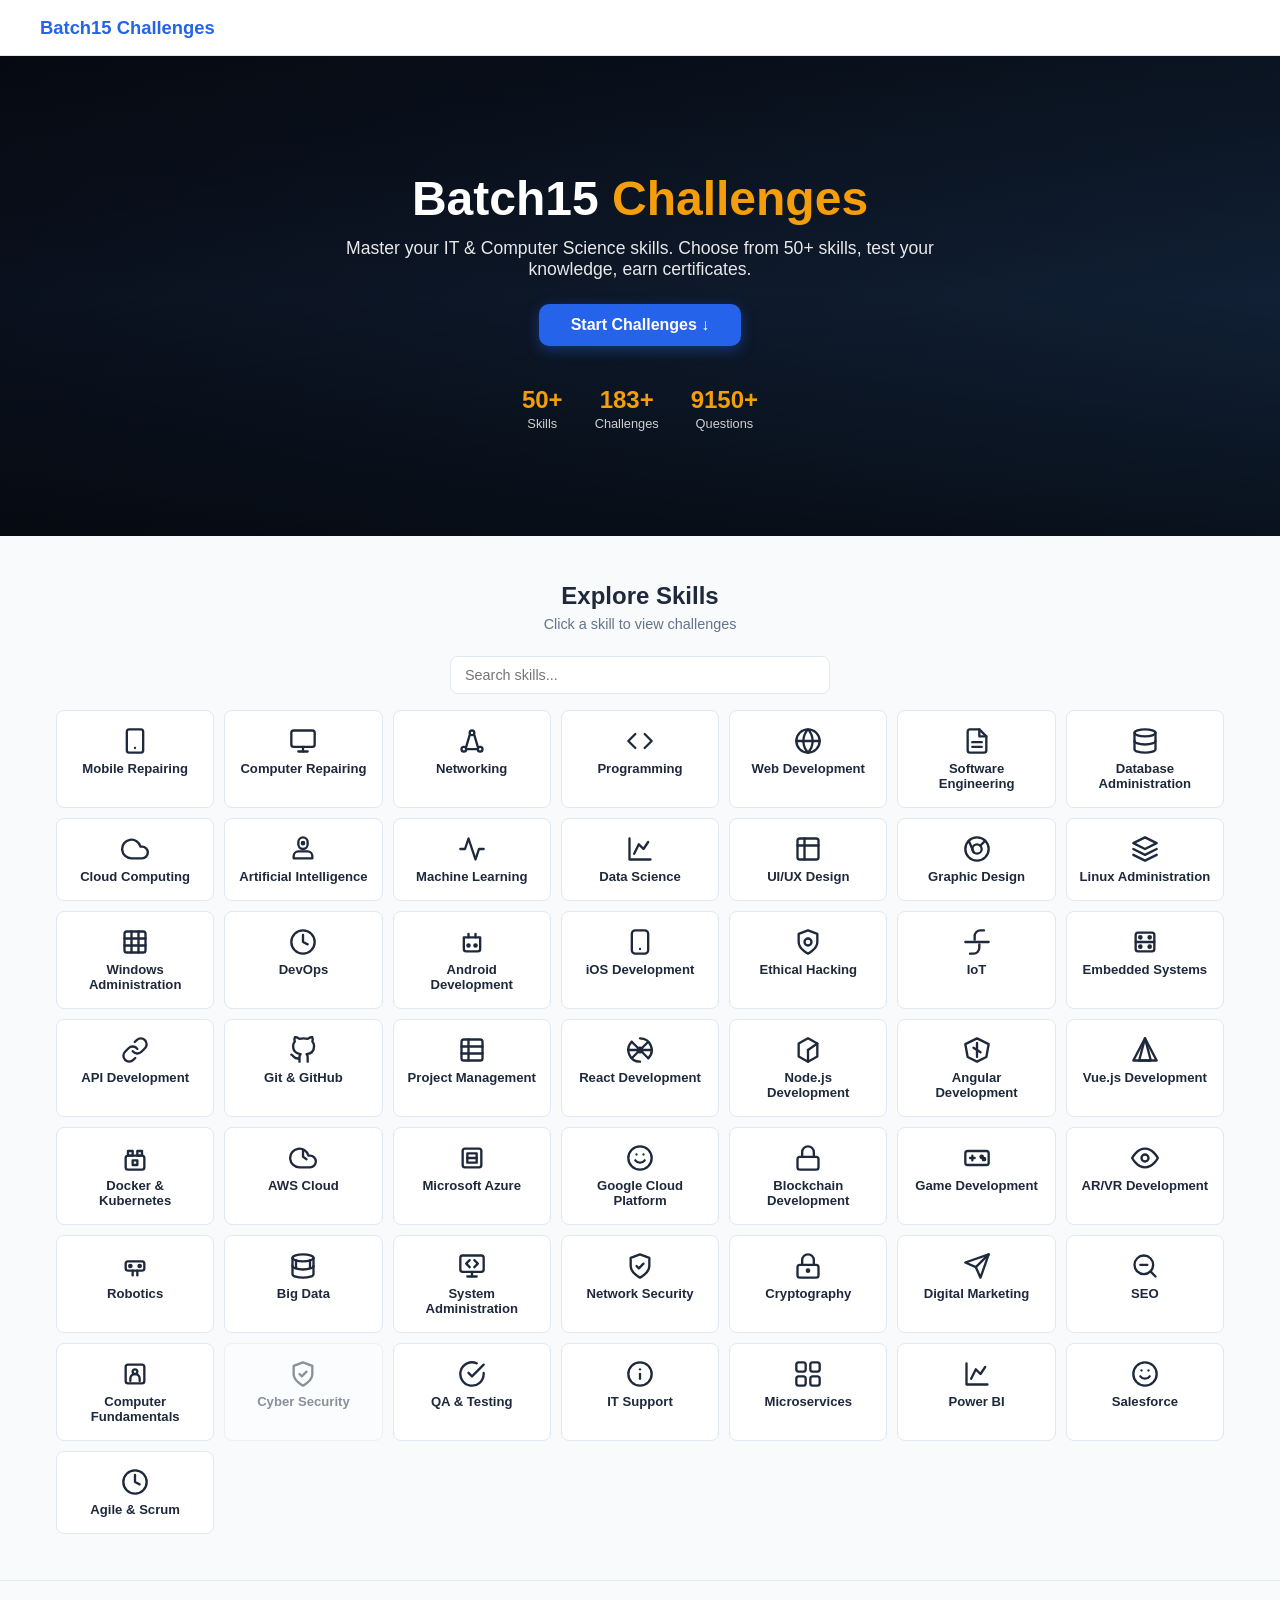
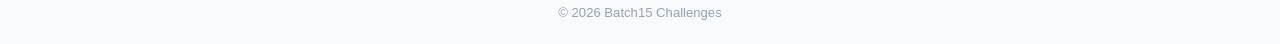
<file: quiz/CS15B_Project/index.html>
<!DOCTYPE html>
<html lang="en">
<head>
<meta charset="UTF-8">
<meta name="viewport" content="width=device-width,initial-scale=1.0">
<title>Batch15 Challenges</title>
<style>
*{margin:0;padding:0;box-sizing:border-box}
body{font-family:Arial,sans-serif;background:#f8fafc;color:#1e293b;min-height:100vh}
a{text-decoration:none;color:#2563eb}

/* Nav */
.navbar{background:#fff;border-bottom:1px solid #e2e8f0;padding:0 16px;position:sticky;top:0;z-index:100;height:56px;display:flex;align-items:center}
.navbar-inner{max-width:1200px;margin:0 auto;width:100%;display:flex;align-items:center;justify-content:space-between}
.navbar-brand{font-size:1.15rem;font-weight:700;color:#2563eb;display:flex;align-items:center;gap:6px}
.navbar-back{font-size:.85rem;color:#64748b;cursor:pointer;border:none;background:#e2e8f0;padding:6px 12px;border-radius:6px;display:flex;align-items:center;gap:4px}
.navbar-back:hover{background:#cbd5e1}

/* Hero - Background Slideshow */
.hero{position:relative;overflow:hidden;text-align:center;padding:80px 20px 70px;color:#fff;min-height:480px;display:flex;align-items:center;justify-content:center}
.hero-bg-slides{position:absolute;inset:0;z-index:0}
.hero-bg-slides{position:absolute;inset:0;z-index:0}
.hero-bg-slide{position:absolute;inset:0;background-size:cover;background-position:center;background-blend-mode:overlay;opacity:0;transition:opacity 1.2s ease}
.hero-bg-slide.active{opacity:1}
.hero-bg-slide:nth-child(1){background:linear-gradient(135deg,#0f172a,#1e3a5f),url('https://images.unsplash.com/photo-1517694712202-14dd9538aa97?w=1600&q=80')}
.hero-bg-slide:nth-child(2){background:linear-gradient(135deg,#1a0a2e,#16213e),url('https://images.unsplash.com/photo-1555066931-4365d14bab8c?w=1600&q=80')}
.hero-bg-slide:nth-child(3){background:linear-gradient(135deg,#0b0c10,#1f2833),url('https://images.unsplash.com/photo-1504639725590-34d0984388bd?w=1600&q=80')}
.hero-bg-slide:nth-child(4){background:linear-gradient(135deg,#1a1a2e,#16213e),url('https://images.unsplash.com/photo-1518770660439-4636190af475?w=1600&q=80')}
.hero-overlay{position:absolute;inset:0;background:linear-gradient(to bottom,rgba(0,0,0,.6),rgba(0,0,0,.4) 50%,rgba(0,0,0,.7));z-index:1}
.hero-content{position:relative;z-index:2;max-width:800px}
.hero h1{font-size:clamp(1.8rem,5vw,3rem);font-weight:800;margin-bottom:12px}
.hero h1 span{color:#f59e0b}
.hero p{font-size:clamp(.9rem,2vw,1.1rem);margin-bottom:24px;max-width:650px;margin-left:auto;margin-right:auto;opacity:.9}
.hero-btn{display:inline-flex;align-items:center;gap:8px;padding:12px 32px;background:#2563eb;color:#fff;border:none;border-radius:10px;font-size:1rem;font-weight:600;cursor:pointer;box-shadow:0 4px 14px rgba(37,99,235,.4)}
.hero-btn:hover{background:#1d4ed8}
.hero-stats{display:flex;justify-content:center;gap:32px;margin-top:40px;flex-wrap:wrap;opacity:0;transform:translateY(30px);animation:heroFadeIn .8s .5s forwards}
.hero-stat{text-align:center}
.hero-stat-num{font-size:1.5rem;font-weight:700;color:#f59e0b}
.hero-stat-label{font-size:.8rem;opacity:.8;margin-top:2px}
@keyframes heroFadeIn{to{opacity:1;transform:translateY(0)}}

/* Scroll Reveal */
.reveal{opacity:0;transform:translateY(30px);transition:opacity .6s ease,transform .6s ease}
.reveal.visible{opacity:1;transform:translateY(0)}

/* Container */
.container{max-width:1200px;margin:0 auto;padding:16px}

/* Section */
.section{padding:30px 0}
.section-header{text-align:center;margin-bottom:24px}
.section-header h2{font-size:1.5rem;margin-bottom:6px}
.section-header p{color:#64748b;font-size:.9rem}

/* Skills Grid */
.skills-grid{display:grid;grid-template-columns:repeat(auto-fill,minmax(150px,1fr));gap:10px}
.skill-card{background:#fff;border:1px solid #e2e8f0;border-radius:8px;padding:16px 12px;text-align:center;cursor:pointer;transition:.2s}
.skill-card:hover{border-color:#2563eb;box-shadow:0 2px 8px rgba(0,0,0,.1);transform:translateY(-2px)}
.skill-card-icon{font-size:1.8rem;margin-bottom:6px;display:flex;align-items:center;justify-content:center}
.skill-card-icon svg{width:28px;height:28px}
.challenge-header .badge svg{width:18px;height:18px;vertical-align:middle}
#pregameIcon svg{width:48px;height:48px}
.skill-card-name{font-size:.82rem;font-weight:600;color:#1e293b}
.skill-card.locked{opacity:.5;cursor:not-allowed}
.skill-card.locked:hover{transform:none;border-color:#e2e8f0}

/* Search */
.search-input{width:100%;max-width:380px;padding:10px 14px;border:1px solid #e2e8f0;border-radius:8px;font-size:.9rem;margin:0 auto 16px;display:block;outline:none}
.search-input:focus{border-color:#2563eb}

/* Challenges */
.challenge-header{display:flex;align-items:center;gap:12px;margin-bottom:24px;flex-wrap:wrap}
.challenge-header h2{font-size:1.3rem}
.challenge-header .badge{background:#2563eb;color:#fff;padding:4px 12px;border-radius:20px;font-size:.82rem;display:inline-flex;align-items:center;gap:6px}
.challenges-grid{display:grid;grid-template-columns:repeat(auto-fill,minmax(260px,1fr));gap:16px}
.challenge-card{background:#fff;border:1px solid #e2e8f0;border-radius:10px;padding:20px;cursor:pointer;transition:.2s}
.challenge-card:hover{border-color:#2563eb;box-shadow:0 2px 8px rgba(0,0,0,.1);transform:translateY(-2px)}
.challenge-card .cc-icon{width:32px;height:32px;flex-shrink:0;display:inline-flex;align-items:center;justify-content:center;margin-right:10px;vertical-align:middle}
.challenge-card .cc-icon svg{width:28px;height:28px}
.challenge-card .cc-head{display:flex;align-items:center;margin-bottom:6px}
.challenge-card h3{font-size:1rem;margin:0}
.challenge-card p{font-size:.85rem;color:#64748b;margin-bottom:12px}
.challenge-card .meta{display:flex;gap:12px;font-size:.78rem;color:#64748b;flex-wrap:wrap}
.challenge-card .meta span{display:inline-flex;align-items:center}

/* Timer */
.timer-box{background:#fff;border:1px solid #e2e8f0;border-radius:8px;padding:12px;margin-bottom:16px;text-align:center}
.timer-box .label{font-size:.78rem;color:#64748b}
.timer-box .time{font-size:2rem;font-weight:700;font-variant-numeric:tabular-nums}
.timer-box .time.warn{color:#f59e0b}
.timer-box .time.danger{color:#ef4444;animation:pulse 1s infinite}
@keyframes pulse{50%{opacity:.5}}

/* Progress */
.progress-bar{background:#e2e8f0;border-radius:8px;height:6px;margin-bottom:16px;overflow:hidden}
.progress-fill{height:100%;background:#2563eb;border-radius:8px;transition:width .3s;width:0}

/* Question */
.question-area{padding:16px 0}
.question-box{background:#fff;border:1px solid #e2e8f0;border-radius:10px;padding:24px;margin-bottom:16px}
.q-num{font-size:.82rem;color:#64748b;margin-bottom:8px}
.q-type{display:inline-block;padding:2px 10px;border-radius:12px;font-size:.75rem;font-weight:600;margin-bottom:12px}
.q-type.mcq{background:#dbeafe;color:#1d4ed8}
.q-type.tf{background:#fef3c7;color:#b45309}
.q-text{font-size:1.05rem;font-weight:600;margin-bottom:16px;line-height:1.5}
.options{display:flex;flex-direction:column;gap:8px}
.option{display:flex;align-items:center;gap:10px;padding:12px 16px;border:1px solid #e2e8f0;border-radius:8px;cursor:pointer;font-size:.92rem;transition:.2s}
.option:hover{border-color:#2563eb;background:#f0f5ff}
.option input[type=radio]{width:16px;height:16px;accent-color:#2563eb;cursor:pointer}
.option .letter{width:24px;height:24px;border-radius:50%;background:#e2e8f0;display:flex;align-items:center;justify-content:center;font-size:.78rem;font-weight:600;flex-shrink:0}
.option.selected{border-color:#2563eb;background:#dbeafe}
.option.selected .letter{background:#2563eb;color:#fff}

/* Nav Buttons */
.btn{display:inline-flex;align-items:center;gap:6px;padding:9px 20px;border:none;border-radius:8px;font-size:.88rem;font-weight:500;cursor:pointer;transition:.2s}
.btn-p{background:#2563eb;color:#fff}
.btn-p:hover{background:#1d4ed8}
.btn-s{background:#e2e8f0;color:#1e293b}
.btn-s:hover{background:#cbd5e1}
.btn-g{background:#10b981;color:#fff}
.btn-g:hover{background:#059669}
.btn-r{background:#ef4444;color:#fff}
.btn-r:hover{background:#dc2626}
.btn:disabled{opacity:.5;cursor:not-allowed}

/* Overflow */
.page{display:none}
.page.active{display:block}

/* Modal */
.modal-overlay{position:fixed;top:0;left:0;right:0;bottom:0;background:rgba(0,0,0,.5);z-index:200;display:none;align-items:center;justify-content:center;padding:16px}
.modal-overlay.show{display:flex}
.modal{background:#fff;border-radius:12px;max-width:500px;width:100%;max-height:90vh;overflow-y:auto;box-shadow:0 20px 60px rgba(0,0,0,.3)}
.modal-header{padding:20px 24px 12px;border-bottom:1px solid #e2e8f0;display:flex;align-items:center;justify-content:space-between}
.modal-header h2{font-size:1.2rem}
.modal-close{width:30px;height:30px;border:none;background:#e2e8f0;border-radius:50%;cursor:pointer;font-size:1rem;display:flex;align-items:center;justify-content:center}
.modal-body{padding:20px 24px}
.modal-footer{padding:12px 24px 20px;display:flex;justify-content:flex-end;gap:8px;flex-wrap:wrap}
#certModal .modal{max-width:680px}

/* Results Grid */
.r-grid{display:grid;grid-template-columns:1fr 1fr;gap:10px;margin-bottom:16px}
.r-item{background:#f8fafc;border-radius:8px;padding:14px;text-align:center}
.r-item .val{font-size:1.5rem;font-weight:700}
.r-item .lbl{font-size:.78rem;color:#64748b;margin-top:2px}
.r-item.ok .val{color:#10b981}
.r-item.no .val{color:#ef4444}
.r-item.pct .val{color:#2563eb}
.r-item.grd .val{color:#f59e0b}
.r-status{text-align:center;padding:12px;border-radius:8px;font-weight:600;font-size:1rem}
.r-status.pass{background:#d1fae5;color:#065f46}
.r-status.fail{background:#fee2e2;color:#991b1b}

/* Certificate - Luxury Premium Design */
.cert-area{text-align:center;padding:24px 28px;position:relative;margin:8px auto;max-width:700px;background:#fff;border-radius:4px}
.cert-area-inner{border:3px solid #D4AF37;padding:28px 32px;position:relative;background:#fff}
.cert-area-inner::before{content:'';position:absolute;top:7px;left:7px;right:7px;bottom:7px;border:1px solid #D4AF37;pointer-events:none}
.cert-corner{position:absolute;width:28px;height:28px;border-color:#D4AF37;border-style:solid}
.cert-corner.tl{top:9px;left:9px;border-width:3px 0 0 3px}
.cert-corner.tr{top:9px;right:9px;border-width:3px 3px 0 0}
.cert-corner.bl{bottom:9px;left:9px;border-width:0 0 3px 3px}
.cert-corner.br{bottom:9px;right:9px;border-width:0 3px 3px 0}
.cert-ribbon{background:linear-gradient(135deg,#D4AF37,#e8c84a,#D4AF37);color:#111;padding:5px 22px;display:inline-block;font-weight:700;font-size:.88rem;letter-spacing:3px;margin-bottom:20px;text-transform:uppercase;box-shadow:0 2px 6px rgba(0,0,0,.12)}
.cert-title{font-size:1.5rem;font-weight:900;color:#111;letter-spacing:2px;margin-bottom:2px;font-family:Georgia,'Times New Roman',serif}
.cert-sub{font-size:1rem;color:#D4AF37;font-weight:700;margin-bottom:18px;letter-spacing:1px;font-family:Georgia,'Times New Roman',serif}
.cert-award-badge{font-size:2.6rem;margin-bottom:8px;display:inline-block}
.cert-name{font-size:1.9rem;font-weight:700;color:#111;font-family:Georgia,'Times New Roman',serif;font-style:italic;margin-bottom:8px}
.cert-detail{font-size:.88rem;color:#555;margin-bottom:4px;font-family:Georgia,'Times New Roman',serif}
.cert-detail strong{color:#111}
.cert-bottom{display:flex;justify-content:space-between;align-items:center;margin-top:26px;padding-top:22px;border-top:1px solid #D4AF37;gap:10px;flex-wrap:wrap}
.cert-bottom-item{flex:1;text-align:center;font-size:.8rem;color:#555;min-width:120px}
.cert-bottom-item .label{font-size:.7rem;color:#999;text-transform:uppercase;letter-spacing:1px;margin-bottom:4px}
.cert-bottom-item .value{font-weight:700;color:#111;font-size:.85rem;font-family:Georgia,'Times New Roman',serif}
.cert-bottom-item .sig{font-family:'Brush Script MT','Segoe Script','Comic Sans MS',cursive;font-size:1.5rem;color:#111;font-weight:400}
.cert-watermark{position:absolute;top:50%;left:50%;transform:translate(-50%,-50%);font-size:14rem;color:rgba(212,175,55,.07);pointer-events:none;font-family:Georgia,serif;z-index:0;line-height:1;user-select:none}
.cert-code{text-align:center;margin-top:10px;font-size:.68rem;color:#aaa;letter-spacing:.5px}
.cert-img{width:64px;height:64px;border-radius:50%;object-fit:cover;border:3px solid #D4AF37;margin:0 auto 10px;display:block;position:relative;z-index:1}

/* Form */
.form-group{margin-bottom:14px}
.form-group label{display:block;font-size:.85rem;font-weight:500;margin-bottom:4px}
.form-group input{width:100%;padding:9px 12px;border:1px solid #e2e8f0;border-radius:6px;font-size:.9rem;outline:none}
.form-group input:focus{border-color:#2563eb;box-shadow:0 0 0 2px rgba(37,99,235,.1)}

/* Toast */
.toast-c{position:fixed;top:70px;right:16px;z-index:300;display:flex;flex-direction:column;gap:6px}
.toast{padding:12px 18px;border-radius:8px;color:#fff;font-size:.88rem;font-weight:500;box-shadow:0 4px 12px rgba(0,0,0,.15);max-width:360px;animation:slide .3s}
@keyframes slide{from{transform:translateX(100%);opacity:0}to{transform:translateX(0);opacity:1}}
.toast.warn{background:#f59e0b}
.toast.err{background:#ef4444}
.toast.ok{background:#10b981}
.toast.info{background:#2563eb}

/* Actions row */
.actions{display:flex;justify-content:space-between;gap:10px;flex-wrap:wrap}

/* Footer */
.footer{text-align:center;padding:24px 16px;border-top:1px solid #e2e8f0;color:#94a3b8;font-size:.82rem}

/* Empty state */
.empty{text-align:center;padding:40px 16px}
.empty .icon{font-size:2.5rem;margin-bottom:8px}
.empty h3{font-size:1.1rem;margin-bottom:6px}
.empty p{color:#64748b;font-size:.88rem}

/* Responsive */
@media(max-width:768px){
  .skills-grid{grid-template-columns:repeat(auto-fill,minmax(130px,1fr));gap:8px}
  .challenges-grid{grid-template-columns:1fr}
  .r-grid{grid-template-columns:1fr 1fr}
  .hero{padding:60px 16px 50px;min-height:400px}
  .hero-stats{gap:20px;margin-top:24px}
  .container{padding:12px}
}
@media(max-width:480px){
  .skills-grid{grid-template-columns:repeat(2,1fr);gap:6px}
  .r-grid{grid-template-columns:1fr}
}
</style>
</head>
<body>

<nav class="navbar">
  <div class="navbar-inner">
    <a class="navbar-brand" href="#" onclick="event.preventDefault();renderHome();observeReveal();return false">Batch15 Challenges</a>
    <button class="navbar-back" id="backBtn" style="display:none">&larr; Back</button>
  </div>
</nav>

<!-- HOMEPAGE -->
<div class="page active" id="page-home">
  <section class="hero">
    <div class="hero-bg-slides">
      <div class="hero-bg-slide"></div>
      <div class="hero-bg-slide"></div>
      <div class="hero-bg-slide"></div>
      <div class="hero-bg-slide"></div>
    </div>
    <div class="hero-overlay"></div>
    <div class="hero-content">
      <h1>Batch15 <span>Challenges</span></h1>
      <p>Master your IT &amp; Computer Science skills. Choose from 50+ skills, test your knowledge, earn certificates.</p>
      <button class="hero-btn" id="heroBtn">Start Challenges &darr;</button>
      <div class="hero-stats">
        <div class="hero-stat"><div class="hero-stat-num" id="statSkills">-</div><div class="hero-stat-label">Skills</div></div>
        <div class="hero-stat"><div class="hero-stat-num" id="statChallenges">-</div><div class="hero-stat-label">Challenges</div></div>
        <div class="hero-stat"><div class="hero-stat-num" id="statQuestions">-</div><div class="hero-stat-label">Questions</div></div>
      </div>
    </div>
  </section>
  <div class="container">
    <section class="section reveal">
      <div class="section-header">
        <h2>Explore Skills</h2>
        <p>Click a skill to view challenges</p>
      </div>
      <input class="search-input reveal" id="searchInput" placeholder="Search skills..." autocomplete="off">
      <div class="skills-grid" id="skillsGrid"></div>
    </section>
  </div>
  <footer class="footer">&copy; 2026 Batch15 Challenges</footer>
</div>

<!-- SKILL PAGE (Challenges list) -->
<div class="page" id="page-skill">
  <div class="container">
    <div class="challenge-header" id="skillHeader"></div>
    <p id="skillDesc" style="color:#64748b;margin-bottom:20px"></p>
    <div class="challenges-grid" id="challengesGrid"></div>
  </div>
</div>

<!-- CHALLENGE PAGE (Exam) -->
<div class="page" id="page-challenge">
  <div class="container" style="max-width:800px">
    <!-- PREGAME SCREEN -->
    <div id="pregame" style="text-align:center;padding:40px 20px">
      <div style="margin-bottom:8px" id="pregameIcon"><svg viewBox="0 0 24 24" width="48" height="48" fill="none" stroke="currentColor" stroke-width="1.5" stroke-linecap="round" stroke-linejoin="round"><path d="M6 9H4.5a2.5 2.5 0 0 1 0-5C7 4 6 9 6 9z"/><path d="M18 9h1.5a2.5 2.5 0 0 0 0-5C17 4 18 9 18 9z"/><path d="M4 22h16"/><path d="M10 22V16"/><path d="M14 22V16"/><path d="M12 16v-4"/><path d="M8 12h8"/><path d="M12 12V9"/><path d="M12 9c-1 0-2-.5-2-2V5h4v2c0 1.5-1 2-2 2z"/></svg></div>
      <h2 id="pregameTitle" style="font-size:1.4rem;margin-bottom:6px">Challenge</h2>
      <p id="pregameDesc" style="color:#64748b;margin-bottom:20px;font-size:.9rem"></p>
      <div style="display:flex;justify-content:center;gap:20px;margin-bottom:28px;flex-wrap:wrap">
        <div style="background:#f8fafc;padding:12px 20px;border-radius:8px"><strong style="color:#2563eb;font-size:1.2rem">50</strong><br><span style="font-size:.8rem;color:#64748b">Questions</span></div>
        <div style="background:#f8fafc;padding:12px 20px;border-radius:8px"><strong style="color:#2563eb;font-size:1.2rem">1h 30m</strong><br><span style="font-size:.8rem;color:#64748b">Duration</span></div>
        <div style="background:#f8fafc;padding:12px 20px;border-radius:8px"><strong style="color:#2563eb;font-size:1.2rem">50%</strong><br><span style="font-size:.8rem;color:#64748b">Pass Mark</span></div>
      </div>
      <button class="btn btn-p" id="startBtn" style="padding:14px 48px;font-size:1.05rem">Start Challenge</button>
    </div>
    <!-- EXAM SCREEN -->
    <div id="examArea" style="display:none">
      <div class="timer-box">
        <div class="label">Time Remaining</div>
        <div class="time" id="timerDisplay">01:30:00</div>
      </div>
      <div style="display:flex;justify-content:space-between;font-size:.85rem;color:#64748b;margin-bottom:4px">
        <span id="qCounter">Question 1 of 50</span>
        <span id="answeredCount">0 answered</span>
      </div>
      <div class="progress-bar"><div class="progress-fill" id="progressFill"></div></div>
      <div id="questionArea" class="question-area"></div>
    </div>
  </div>
</div>

<!-- RESULTS MODAL -->
<div class="modal-overlay" id="resultsModal">
  <div class="modal">
    <div class="modal-header">
      <h2>Challenge Results</h2>
      <button class="modal-close" onclick="closeModal('resultsModal')">&times;</button>
    </div>
    <div class="modal-body" id="resultsBody"></div>
    <div class="modal-footer">
      <button class="btn btn-s" onclick="closeModal('resultsModal')">Close</button>
      <button class="btn btn-p" onclick="openCertForm()">Get Certificate</button>
    </div>
  </div>
</div>

<!-- CERTIFICATE MODAL -->
<div class="modal-overlay" id="certModal">
  <div class="modal">
    <div class="modal-header">
      <h2 id="certTitle">Your Certificate</h2>
      <button class="modal-close" onclick="closeModal('certModal')">&times;</button>
    </div>
    <div class="modal-body">
      <div id="certForm">
        <form onsubmit="generateCert(event)">
          <div class="form-group"><label>First Name</label><input id="fName" required placeholder="First name"></div>
          <div class="form-group"><label>Second Name</label><input id="sName" required placeholder="Second name"></div>
          <div class="form-group"><label>Third Name</label><input id="tName" required placeholder="Third name"></div>
          <div class="form-group"><label>Upload Picture</label><input type="file" id="picFile" accept="image/*"></div>
          <button class="btn btn-p" style="width:100%;justify-content:center">Generate Certificate</button>
        </form>
      </div>
      <div id="certDisplay" style="display:none"></div>
    </div>
    <div class="modal-footer" id="certFooter" style="display:none">
      <button class="btn btn-s" onclick="printCert()">Print</button>
      <button class="btn btn-s" onclick="downloadPNG()">Download PNG</button>
      <button class="btn btn-s" onclick="downloadPDF()">Download PDF</button>
      <button class="btn btn-p" onclick="shareCert()">Share</button>
    </div>
  </div>
</div>

<!-- TOAST -->
<div class="toast-c" id="toastC"></div>

<script>
/* ============================================================
   BATCH15 CHALLENGES - COMPLETE APPLICATION
   ============================================================ */

/* ====== DATA ====== */
var SKILLS_DATA = [
  {id:'mobile-repairing',name:'Mobile Repairing',icon:'<svg viewBox="0 0 24 24" fill="none" stroke="currentColor" stroke-width="2" stroke-linecap="round" stroke-linejoin="round"><rect x="5" y="2" width="14" height="20" rx="2"/><line x1="12" y1="18" x2="12" y2="18"/></svg>',desc:'Fix mobile devices'},
  {id:'computer-repairing',name:'Computer Repairing',icon:'<svg viewBox="0 0 24 24" fill="none" stroke="currentColor" stroke-width="2" stroke-linecap="round" stroke-linejoin="round"><rect x="2" y="3" width="20" height="14" rx="2"/><line x1="8" y1="21" x2="16" y2="21"/><line x1="12" y1="17" x2="12" y2="21"/></svg>',desc:'Repair computers'},
  {id:'networking',name:'Networking',icon:'<svg viewBox="0 0 24 24" fill="none" stroke="currentColor" stroke-width="2" stroke-linecap="round" stroke-linejoin="round"><circle cx="12" cy="5" r="2"/><circle cx="5" cy="19" r="2"/><circle cx="19" cy="19" r="2"/><line x1="10" y1="7" x2="7" y2="17"/><line x1="14" y1="7" x2="17" y2="17"/><line x1="8" y1="19" x2="16" y2="19"/></svg>',desc:'Manage networks'},
  {id:'programming',name:'Programming',icon:'<svg viewBox="0 0 24 24" fill="none" stroke="currentColor" stroke-width="2" stroke-linecap="round" stroke-linejoin="round"><polyline points="16 18 22 12 16 6"/><polyline points="8 6 2 12 8 18"/></svg>',desc:'Write code and build software'},
  {id:'web-development',name:'Web Development',icon:'<svg viewBox="0 0 24 24" fill="none" stroke="currentColor" stroke-width="2" stroke-linecap="round" stroke-linejoin="round"><circle cx="12" cy="12" r="10"/><line x1="2" y1="12" x2="22" y2="12"/><path d="M12 2a15.3 15.3 0 0 1 4 10 15.3 15.3 0 0 1-4 10 15.3 15.3 0 0 1-4-10 15.3 15.3 0 0 1 4-10z"/></svg>',desc:'Build websites'},
  {id:'software-eng',name:'Software Engineering',icon:'<svg viewBox="0 0 24 24" fill="none" stroke="currentColor" stroke-width="2" stroke-linecap="round" stroke-linejoin="round"><path d="M14 2H6a2 2 0 0 0-2 2v16a2 2 0 0 0 2 2h12a2 2 0 0 0 2-2V8z"/><polyline points="14 2 14 8 20 8"/><line x1="16" y1="13" x2="8" y2="13"/><line x1="16" y1="17" x2="8" y2="17"/></svg>',desc:'Develop software'},
  {id:'database-admin',name:'Database Administration',icon:'<svg viewBox="0 0 24 24" fill="none" stroke="currentColor" stroke-width="2" stroke-linecap="round" stroke-linejoin="round"><ellipse cx="12" cy="5" rx="9" ry="3"/><path d="M21 12c0 1.66-4 3-9 3s-9-1.34-9-3"/><path d="M3 5v14c0 1.66 4 3 9 3s9-1.34 9-3V5"/></svg>',desc:'Manage databases'},
  {id:'cloud-computing',name:'Cloud Computing',icon:'<svg viewBox="0 0 24 24" fill="none" stroke="currentColor" stroke-width="2" stroke-linecap="round" stroke-linejoin="round"><path d="M18 10h-1.26A8 8 0 1 0 9 20h9a5 5 0 0 0 0-10z"/></svg>',desc:'Cloud services'},
  {id:'ai',name:'Artificial Intelligence',icon:'<svg viewBox="0 0 24 24" fill="none" stroke="currentColor" stroke-width="2" stroke-linecap="round" stroke-linejoin="round"><path d="M12 2a4 4 0 0 1 4 4v2a4 4 0 0 1-8 0V6a4 4 0 0 1 4-4z"/><path d="M16 14H8a4 4 0 0 0-4 4v2h16v-2a4 4 0 0 0-4-4z"/><circle cx="12" cy="7" r="1"/></svg>',desc:'AI systems'},
  {id:'machine-learning',name:'Machine Learning',icon:'<svg viewBox="0 0 24 24" fill="none" stroke="currentColor" stroke-width="2" stroke-linecap="round" stroke-linejoin="round"><polyline points="22 12 18 12 15 21 9 3 6 12 2 12"/></svg>',desc:'ML models'},
  {id:'data-science',name:'Data Science',icon:'<svg viewBox="0 0 24 24" fill="none" stroke="currentColor" stroke-width="2" stroke-linecap="round" stroke-linejoin="round"><path d="M3 3v18h18"/><path d="M7 16l4-8 4 4 4-6"/></svg>',desc:'Data analysis'},
  {id:'ui-ux-design',name:'UI/UX Design',icon:'<svg viewBox="0 0 24 24" fill="none" stroke="currentColor" stroke-width="2" stroke-linecap="round" stroke-linejoin="round"><rect x="3" y="3" width="18" height="18" rx="2"/><line x1="3" y1="9" x2="21" y2="9"/><line x1="9" y1="3" x2="9" y2="21"/></svg>',desc:'Design interfaces'},
  {id:'graphic-design',name:'Graphic Design',icon:'<svg viewBox="0 0 24 24" fill="none" stroke="currentColor" stroke-width="2" stroke-linecap="round" stroke-linejoin="round"><circle cx="12" cy="12" r="10"/><circle cx="12" cy="12" r="4"/><line x1="4.93" y1="4.93" x2="9.17" y2="14.83"/><line x1="14.83" y1="9.17" x2="19.07" y2="4.93"/></svg>',desc:'Visual design'},
  {id:'linux-admin',name:'Linux Administration',icon:'<svg viewBox="0 0 24 24" fill="none" stroke="currentColor" stroke-width="2" stroke-linecap="round" stroke-linejoin="round"><path d="M12 2L2 7l10 5 10-5-10-5z"/><path d="M2 17l10 5 10-5"/><path d="M2 12l10 5 10-5"/></svg>',desc:'Linux systems'},
  {id:'windows-admin',name:'Windows Administration',icon:'<svg viewBox="0 0 24 24" fill="none" stroke="currentColor" stroke-width="2" stroke-linecap="round" stroke-linejoin="round"><rect x="3" y="3" width="18" height="18" rx="2"/><path d="M9 3v18M15 3v18M3 9h18M3 15h18"/></svg>',desc:'Windows systems'},
  {id:'devops',name:'DevOps',icon:'<svg viewBox="0 0 24 24" fill="none" stroke="currentColor" stroke-width="2" stroke-linecap="round" stroke-linejoin="round"><circle cx="12" cy="12" r="10"/><path d="M12 6v6l4 2"/></svg>',desc:'DevOps practices'},
  {id:'android-dev',name:'Android Development',icon:'<svg viewBox="0 0 24 24" fill="none" stroke="currentColor" stroke-width="2" stroke-linecap="round" stroke-linejoin="round"><path d="M5 8h14v10a2 2 0 0 1-2 2H7a2 2 0 0 1-2-2V8z"/><circle cx="9" cy="15" r="1"/><circle cx="15" cy="15" r="1"/><line x1="9" y1="5" x2="9" y2="8"/><line x1="15" y1="5" x2="15" y2="8"/></svg>',desc:'Android apps'},
  {id:'ios-dev',name:'iOS Development',icon:'<svg viewBox="0 0 24 24" fill="none" stroke="currentColor" stroke-width="2" stroke-linecap="round" stroke-linejoin="round"><rect x="5" y="2" width="14" height="20" rx="3"/><line x1="12" y1="18" x2="12" y2="18"/></svg>',desc:'iOS apps'},
  {id:'ethical-hacking',name:'Ethical Hacking',icon:'<svg viewBox="0 0 24 24" fill="none" stroke="currentColor" stroke-width="2" stroke-linecap="round" stroke-linejoin="round"><path d="M12 22s8-4 8-10V5l-8-3-8 3v7c0 6 8 10 8 10z"/><circle cx="12" cy="12" r="3"/></svg>',desc:'Security testing'},
  {id:'iot',name:'IoT',icon:'<svg viewBox="0 0 24 24" fill="none" stroke="currentColor" stroke-width="2" stroke-linecap="round" stroke-linejoin="round"><path d="M18 2h-3a5 5 0 0 0-5 5v3"/><path d="M6 22h3a5 5 0 0 0 5-5v-3"/><line x1="2" y1="12" x2="22" y2="12"/></svg>',desc:'Internet of Things'},
  {id:'embedded-systems',name:'Embedded Systems',icon:'<svg viewBox="0 0 24 24" fill="none" stroke="currentColor" stroke-width="2" stroke-linecap="round" stroke-linejoin="round"><rect x="4" y="4" width="16" height="16" rx="2"/><line x1="4" y1="12" x2="20" y2="12"/><circle cx="8" cy="8" r="1"/><circle cx="16" cy="8" r="1"/><circle cx="8" cy="16" r="1"/><circle cx="16" cy="16" r="1"/></svg>',desc:'Embedded systems'},
  {id:'api-dev',name:'API Development',icon:'<svg viewBox="0 0 24 24" fill="none" stroke="currentColor" stroke-width="2" stroke-linecap="round" stroke-linejoin="round"><path d="M10 13a5 5 0 0 0 7.54.54l3-3a5 5 0 0 0-7.07-7.07l-1.72 1.71"/><path d="M14 11a5 5 0 0 0-7.54-.54l-3 3a5 5 0 0 0 7.07 7.07l1.71-1.71"/></svg>',desc:'Build APIs'},
  {id:'git-github',name:'Git & GitHub',icon:'<svg viewBox="0 0 24 24" fill="none" stroke="currentColor" stroke-width="2" stroke-linecap="round" stroke-linejoin="round"><path d="M9 19c-5 1.5-5-2.5-7-3m14 6v-3.87a3.37 3.37 0 0 0-.94-2.61c3.14-.35 6.44-1.54 6.44-7A5.44 5.44 0 0 0 20 4.77 5.07 5.07 0 0 0 19.91 1S18.73.65 16 2.48a13.38 13.38 0 0 0-7 0C6.27.65 5.09 1 5.09 1A5.07 5.07 0 0 0 5 4.77a5.44 5.44 0 0 0-1.5 3.78c0 5.42 3.3 6.61 6.44 7A3.37 3.37 0 0 0 9 18.13V22"/></svg>',desc:'Version control'},
  {id:'project-mgmt',name:'Project Management',icon:'<svg viewBox="0 0 24 24" fill="none" stroke="currentColor" stroke-width="2" stroke-linecap="round" stroke-linejoin="round"><rect x="3" y="3" width="18" height="18" rx="2"/><path d="M9 3v18"/><path d="M3 9h18"/><path d="M3 15h18"/></svg>',desc:'Manage projects'},
  {id:'react-dev',name:'React Development',icon:'<svg viewBox="0 0 24 24" fill="none" stroke="currentColor" stroke-width="2" stroke-linecap="round" stroke-linejoin="round"><circle cx="12" cy="12" r="2"/><path d="M12 2a10 10 0 0 1 7.07 17.07"/><path d="M12 22a10 10 0 0 1-7.07-17.07"/><path d="M2 12h20"/><path d="M4.93 4.93l14.14 14.14"/><path d="M4.93 19.07L19.07 4.93"/></svg>',desc:'React apps'},
  {id:'nodejs',name:'Node.js Development',icon:'<svg viewBox="0 0 24 24" fill="none" stroke="currentColor" stroke-width="2" stroke-linecap="round" stroke-linejoin="round"><path d="M12 2l8 4.5v11L12 22l-8-4.5v-11L12 2z"/><path d="M12 22V12"/><path d="M20 6.5L12 12"/></svg>',desc:'Server JS'},
  {id:'angular',name:'Angular Development',icon:'<svg viewBox="0 0 24 24" fill="none" stroke="currentColor" stroke-width="2" stroke-linecap="round" stroke-linejoin="round"><polygon points="12 2 2 7 4 18 12 22 20 18 22 7"/><line x1="12" y1="6" x2="12" y2="18"/><line x1="9" y1="10" x2="15" y2="14"/></svg>',desc:'Angular apps'},
  {id:'vuejs',name:'Vue.js Development',icon:'<svg viewBox="0 0 24 24" fill="none" stroke="currentColor" stroke-width="2" stroke-linecap="round" stroke-linejoin="round"><polygon points="12 2 2 21 12 21 22 21"/><polygon points="12 2 7 21 12 21 17 21"/></svg>',desc:'Vue apps'},
  {id:'docker-kubernetes',name:'Docker & Kubernetes',icon:'<svg viewBox="0 0 24 24" fill="none" stroke="currentColor" stroke-width="2" stroke-linecap="round" stroke-linejoin="round"><rect x="4" y="10" width="16" height="12" rx="2"/><path d="M6 6h4v4H6z"/><path d="M14 6h4v4h-4z"/><path d="M10 14h4v4h-4z"/></svg>',desc:'Containers'},
  {id:'aws',name:'AWS Cloud',icon:'<svg viewBox="0 0 24 24" fill="none" stroke="currentColor" stroke-width="2" stroke-linecap="round" stroke-linejoin="round"><path d="M18 10h-1.26A8 8 0 1 0 9 20h9a5 5 0 0 0 0-10z"/><path d="M12 5v6l3 2"/></svg>',desc:'Amazon Web Services'},
  {id:'azure',name:'Microsoft Azure',icon:'<svg viewBox="0 0 24 24" fill="none" stroke="currentColor" stroke-width="2" stroke-linecap="round" stroke-linejoin="round"><rect x="4" y="4" width="16" height="16" rx="2"/><path d="M8 8h8v8H8z"/><path d="M8 12h8"/></svg>',desc:'Azure cloud'},
  {id:'gcp',name:'Google Cloud Platform',icon:'<svg viewBox="0 0 24 24" fill="none" stroke="currentColor" stroke-width="2" stroke-linecap="round" stroke-linejoin="round"><circle cx="12" cy="12" r="10"/><path d="M8 14s1.5 2 4 2 4-2 4-2"/><line x1="9" y1="9" x2="9" y2="9"/><line x1="15" y1="9" x2="15" y2="9"/></svg>',desc:'Google cloud'},
  {id:'blockchain',name:'Blockchain Development',icon:'<svg viewBox="0 0 24 24" fill="none" stroke="currentColor" stroke-width="2" stroke-linecap="round" stroke-linejoin="round"><rect x="3" y="11" width="18" height="11" rx="2"/><path d="M7 11V7a5 5 0 0 1 10 0v4"/></svg>',desc:'Blockchain'},
  {id:'game-dev',name:'Game Development',icon:'<svg viewBox="0 0 24 24" fill="none" stroke="currentColor" stroke-width="2" stroke-linecap="round" stroke-linejoin="round"><rect x="2" y="6" width="20" height="12" rx="2"/><path d="M6 12h4M8 10v4"/><circle cx="16" cy="11" r="1"/><circle cx="18" cy="13" r="1"/></svg>',desc:'Make games'},
  {id:'ar-vr',name:'AR/VR Development',icon:'<svg viewBox="0 0 24 24" fill="none" stroke="currentColor" stroke-width="2" stroke-linecap="round" stroke-linejoin="round"><path d="M1 12s4-8 11-8 11 8 11 8-4 8-11 8-11-8-11-8z"/><circle cx="12" cy="12" r="3"/></svg>',desc:'AR/VR experiences'},
  {id:'robotics',name:'Robotics',icon:'<svg viewBox="0 0 24 24" fill="none" stroke="currentColor" stroke-width="2" stroke-linecap="round" stroke-linejoin="round"><rect x="4" y="8" width="16" height="8" rx="2"/><line x1="10" y1="16" x2="10" y2="20"/><line x1="14" y1="16" x2="14" y2="20"/><circle cx="8" cy="12" r="1"/><circle cx="16" cy="12" r="1"/></svg>',desc:'Robots'},
  {id:'big-data',name:'Big Data',icon:'<svg viewBox="0 0 24 24" fill="none" stroke="currentColor" stroke-width="2" stroke-linecap="round" stroke-linejoin="round"><ellipse cx="12" cy="5" rx="9" ry="3"/><path d="M21 12c0 1.66-4 3-9 3s-9-1.34-9-3"/><path d="M3 5v14c0 1.66 4 3 9 3s9-1.34 9-3V5"/><path d="M18 7v6"/><path d="M6 7v6"/></svg>',desc:'Big data processing'},
  {id:'sys-admin',name:'System Administration',icon:'<svg viewBox="0 0 24 24" fill="none" stroke="currentColor" stroke-width="2" stroke-linecap="round" stroke-linejoin="round"><rect x="2" y="3" width="20" height="14" rx="2"/><line x1="8" y1="21" x2="16" y2="21"/><line x1="12" y1="17" x2="12" y2="21"/><path d="M10 7l-3 3 3 3"/><path d="M14 7l3 3-3 3"/></svg>',desc:'IT infrastructure'},
  {id:'network-security',name:'Network Security',icon:'<svg viewBox="0 0 24 24" fill="none" stroke="currentColor" stroke-width="2" stroke-linecap="round" stroke-linejoin="round"><path d="M12 22s8-4 8-10V5l-8-3-8 3v7c0 6 8 10 8 10z"/><path d="M9 12l2 2 4-4"/></svg>',desc:'Protect networks'},
  {id:'cryptography',name:'Cryptography',icon:'<svg viewBox="0 0 24 24" fill="none" stroke="currentColor" stroke-width="2" stroke-linecap="round" stroke-linejoin="round"><rect x="3" y="11" width="18" height="11" rx="2" ry="2"/><path d="M7 11V7a5 5 0 0 1 10 0v4"/><circle cx="12" cy="16" r="1"/></svg>',desc:'Encryption'},
  {id:'digital-marketing',name:'Digital Marketing',icon:'<svg viewBox="0 0 24 24" fill="none" stroke="currentColor" stroke-width="2" stroke-linecap="round" stroke-linejoin="round"><path d="M22 2L11 13"/><path d="M22 2l-7 20-4-9-9-4 20-7z"/></svg>',desc:'Online marketing'},
  {id:'seo',name:'SEO',icon:'<svg viewBox="0 0 24 24" fill="none" stroke="currentColor" stroke-width="2" stroke-linecap="round" stroke-linejoin="round"><circle cx="11" cy="11" r="8"/><line x1="21" y1="21" x2="16.65" y2="16.65"/><line x1="8" y1="11" x2="14" y2="11"/></svg>',desc:'Search optimization'},
  {id:'computer-fund',name:'Computer Fundamentals',icon:'<svg viewBox="0 0 24 24" fill="none" stroke="currentColor" stroke-width="2" stroke-linecap="round" stroke-linejoin="round"><rect x="4" y="4" width="16" height="16" rx="2"/><circle cx="12" cy="10" r="2"/><path d="M8 18v-2a4 4 0 0 1 8 0v2"/></svg>',desc:'Basic computing'},
  {id:'cyber-security',name:'Cyber Security',icon:'<svg viewBox="0 0 24 24" fill="none" stroke="currentColor" stroke-width="2" stroke-linecap="round" stroke-linejoin="round"><path d="M12 22s8-4 8-10V5l-8-3-8 3v7c0 6 8 10 8 10z"/><path d="M9 12l2 2 4-4"/></svg>',desc:'Security',noQ:true},
  {id:'qa-testing',name:'QA & Testing',icon:'<svg viewBox="0 0 24 24" fill="none" stroke="currentColor" stroke-width="2" stroke-linecap="round" stroke-linejoin="round"><path d="M22 11.08V12a10 10 0 1 1-5.93-9.14"/><polyline points="22 4 12 14.01 9 11.01"/></svg>',desc:'Software testing'},
  {id:'it-support',name:'IT Support',icon:'<svg viewBox="0 0 24 24" fill="none" stroke="currentColor" stroke-width="2" stroke-linecap="round" stroke-linejoin="round"><circle cx="12" cy="12" r="10"/><path d="M12 16v-4"/><path d="M12 8h.01"/></svg>',desc:'Helpdesk & support'},
  {id:'microservices',name:'Microservices',icon:'<svg viewBox="0 0 24 24" fill="none" stroke="currentColor" stroke-width="2" stroke-linecap="round" stroke-linejoin="round"><rect x="2" y="2" width="8" height="8" rx="2"/><rect x="14" y="2" width="8" height="8" rx="2"/><rect x="2" y="14" width="8" height="8" rx="2"/><rect x="14" y="14" width="8" height="8" rx="2"/></svg>',desc:'Distributed systems'},
  {id:'power-bi',name:'Power BI',icon:'<svg viewBox="0 0 24 24" fill="none" stroke="currentColor" stroke-width="2" stroke-linecap="round" stroke-linejoin="round"><path d="M3 3v18h18"/><path d="M7 16l4-8 4 4 4-6"/></svg>',desc:'Data visualization'},
  {id:'salesforce',name:'Salesforce',icon:'<svg viewBox="0 0 24 24" fill="none" stroke="currentColor" stroke-width="2" stroke-linecap="round" stroke-linejoin="round"><circle cx="12" cy="12" r="10"/><path d="M8 14s1.5 2 4 2 4-2 4-2"/><line x1="9" y1="9" x2="9.01" y2="9"/><line x1="15" y1="9" x2="15.01" y2="9"/></svg>',desc:'CRM platform'},
  {id:'agile-scrum',name:'Agile & Scrum',icon:'<svg viewBox="0 0 24 24" fill="none" stroke="currentColor" stroke-width="2" stroke-linecap="round" stroke-linejoin="round"><circle cx="12" cy="12" r="10"/><polyline points="12 6 12 12 16 14"/></svg>',desc:'Project methodologies'}
];

var CHALLENGES_DATA = {
  'mobile-repairing':[
    {id:'kp1',name:'Keypad Repairing 01',topics:['keypad','buttons','keyboard','flex cable']},
    {id:'kp2',name:'Keypad Repairing 02',topics:['keypad','soldering','multimeter','short circuit']},
    {id:'kp3',name:'Keypad Repairing 03',topics:['keypad','water damage','corrosion','testing']},
    {id:'ar1',name:'Android Repairing 01',topics:['screen','battery','charging port','power']},
    {id:'ar2',name:'Android Repairing 02',topics:['motherboard','cpu','emmc','thermal']},
    {id:'ar3',name:'Android Repairing 03',topics:['unlock','frp','firmware','bootloader']},
    {id:'ir1',name:'iPhone Repairing 01',topics:['screen','battery','charging ic','face id']},
    {id:'ir2',name:'iPhone Repairing 02',topics:['baseband','network','audio','power mgmt']},
    {id:'ir3',name:'iPhone Repairing 03',topics:['microsoldering','board repair','water','component']},
    {id:'cr1',name:'Computer Repairing 01',topics:['hardware','motherboard','cpu','ram','psu']},
    {id:'cr2',name:'Computer Repairing 02',topics:['storage','hdd','ssd','data recovery']},
    {id:'cr3',name:'Computer Repairing 03',topics:['laptop','display','keyboard','thermal','fan']}
  ],
  'computer-repairing':[
    {id:'bh1',name:'Basic Hardware 01',topics:['motherboard','cpu','ram','psu','cooling']},
    {id:'bh2',name:'Basic Hardware 02',topics:['storage','hdd','ssd','ports','cables']},
    {id:'bh3',name:'Basic Hardware 03',topics:['gpu','bios','cmos','expansion']},
    {id:'lr1',name:'Laptop Repair 01',topics:['laptop','disassembly','screen','keyboard','hinge']},
    {id:'lr2',name:'Laptop Repair 02',topics:['power jack','dc jack','charging','battery']},
    {id:'ts1',name:'Troubleshooting 01',topics:['diagnostics','post','beep codes','blue screen']}
  ],
  'networking':[
    {id:'nf1',name:'Net Fundamentals 01',topics:['osi model','tcp ip','ip addressing','subnet']},
    {id:'nf2',name:'Net Fundamentals 02',topics:['routing','switching','vlan','nat','firewall']},
    {id:'nf3',name:'Net Fundamentals 03',topics:['wireless','wifi','bluetooth','signal']},
    {id:'cb1',name:'Cabling & Connectors',topics:['ethernet','cable','rj45','fiber','coaxial']},
    {id:'nd1',name:'Network Devices 01',topics:['router','switch','hub','bridge','gateway']}
  ],
  'programming':[
    {id:'pb1',name:'Programming Basics 01',icon:'<svg viewBox="0 0 32 32" fill="none"><rect x="4" y="6" width="24" height="20" rx="3" stroke="#6366f1" stroke-width="1.8"/><path d="M12 13l-3 3 3 3M20 13l3 3-3 3" stroke="#6366f1" stroke-width="1.8" stroke-linecap="round"/><line x1="17" y1="11" x2="15" y2="21" stroke="#6366f1" stroke-width="1.8"/></svg>',topics:['variables','data types','operators','loops']},
    {id:'pb2',name:'Programming Basics 02',icon:'<svg viewBox="0 0 32 32" fill="none"><rect x="4" y="6" width="24" height="20" rx="3" stroke="#6366f1" stroke-width="1.8"/><path d="M12 13l-3 3 3 3M20 13l3 3-3 3" stroke="#6366f1" stroke-width="1.8" stroke-linecap="round"/><line x1="17" y1="11" x2="15" y2="21" stroke="#6366f1" stroke-width="1.8"/></svg>',topics:['functions','arrays','strings','recursion']},
    {id:'oop1',name:'OOP Concepts 01',icon:'<svg viewBox="0 0 32 32" fill="none"><rect x="5" y="5" width="10" height="10" rx="2" stroke="#8b5cf6" stroke-width="1.8"/><rect x="17" y="5" width="10" height="10" rx="2" stroke="#8b5cf6" stroke-width="1.8"/><rect x="5" y="17" width="10" height="10" rx="2" stroke="#8b5cf6" stroke-width="1.8"/><rect x="17" y="17" width="10" height="10" rx="2" fill="#8b5cf6" opacity=".2"/><path d="M22 17l-2 5h4l-2 5" stroke="#8b5cf6" stroke-width="1.8" stroke-linecap="round"/></svg>',topics:['class','object','inheritance','polymorphism']},
    {id:'ds1',name:'Data Structures 01',icon:'<svg viewBox="0 0 32 32" fill="none"><circle cx="16" cy="8" r="3.5" stroke="#06b6d4" stroke-width="1.8"/><circle cx="8" cy="24" r="3.5" stroke="#06b6d4" stroke-width="1.8"/><circle cx="24" cy="24" r="3.5" stroke="#06b6d4" stroke-width="1.8"/><line x1="14" y1="11" x2="10" y2="21" stroke="#06b6d4" stroke-width="1.8"/><line x1="18" y1="11" x2="22" y2="21" stroke="#06b6d4" stroke-width="1.8"/></svg>',topics:['array','linked list','stack','queue','tree']},
    {id:'al1',name:'Algorithms 01',icon:'<svg viewBox="0 0 32 32" fill="none"><polyline points="4,24 12,16 20,20 28,8" stroke="#f59e0b" stroke-width="1.8" stroke-linecap="round" stroke-linejoin="round"/><circle cx="28" cy="8" r="2.5" fill="#f59e0b"/><circle cx="4" cy="24" r="2.5" fill="#f59e0b"/><circle cx="12" cy="16" r="2.5" fill="#f59e0b"/><circle cx="20" cy="20" r="2.5" fill="#f59e0b"/></svg>',topics:['sorting','searching','complexity','greedy']},
    {id:'py_pb1',name:'Python Basics 01',icon:'<svg viewBox="0 0 32 32" fill="none"><path d="M13 4c-4 0-5 2-5 4v3c0 2 1 4 5 4h6c3 0 4 2 4 4v3c0 2-1 4-4 4h-6" stroke="#3776ab" stroke-width="1.8" stroke-linecap="round"/><path d="M19 28c4 0 5-2 5-4v-3c0-2-1-4-5-4h-6c-3 0-4-2-4-4v-3c0-2 1-4 4-4h6" stroke="#ffd43b" stroke-width="1.8" stroke-linecap="round"/><circle cx="11" cy="8" r="1" fill="#3776ab"/><circle cx="21" cy="24" r="1" fill="#ffd43b"/></svg>',topics:['syntax','variables','lists','dicts','control flow']},
    {id:'py_pb2',name:'Python Basics 02',icon:'<svg viewBox="0 0 32 32" fill="none"><path d="M13 4c-4 0-5 2-5 4v3c0 2 1 4 5 4h6c3 0 4 2 4 4v3c0 2-1 4-4 4h-6" stroke="#3776ab" stroke-width="1.8" stroke-linecap="round"/><path d="M19 28c4 0 5-2 5-4v-3c0-2-1-4-5-4h-6c-3 0-4-2-4-4v-3c0-2 1-4 4-4h6" stroke="#ffd43b" stroke-width="1.8" stroke-linecap="round"/><circle cx="11" cy="8" r="1" fill="#3776ab"/><circle cx="21" cy="24" r="1" fill="#ffd43b"/></svg>',topics:['functions','modules','file i/o','exceptions']},
    {id:'py_pa1',name:'Python Advanced',icon:'<svg viewBox="0 0 32 32" fill="none"><path d="M13 4c-4 0-5 2-5 4v3c0 2 1 4 5 4h6c3 0 4 2 4 4v3c0 2-1 4-4 4h-6" stroke="#3776ab" stroke-width="1.8" stroke-linecap="round"/><path d="M19 28c4 0 5-2 5-4v-3c0-2-1-4-5-4h-6c-3 0-4-2-4-4v-3c0-2 1-4 4-4h6" stroke="#ffd43b" stroke-width="1.8" stroke-linecap="round"/><circle cx="11" cy="8" r="1" fill="#3776ab"/><circle cx="21" cy="24" r="1" fill="#ffd43b"/></svg>',topics:['decorators','generators','async','metaclass']},
    {id:'jv_jb1',name:'Java Basics 01',icon:'<svg viewBox="0 0 32 32" fill="none"><path d="M16 4c-4 2-8 8-8 14s2 8 4 10" stroke="#f89820" stroke-width="1.8" stroke-linecap="round"/><path d="M16 4c4 2 8 8 8 14s-2 8-4 10" stroke="#5382a1" stroke-width="1.8" stroke-linecap="round"/><path d="M10 20h12M8 15h16" stroke="#5382a1" stroke-width="1.8" stroke-linecap="round"/></svg>',topics:['jdk','jvm','syntax','oop','data types']},
    {id:'jv_jb2',name:'Java Basics 02',icon:'<svg viewBox="0 0 32 32" fill="none"><path d="M16 4c-4 2-8 8-8 14s2 8 4 10" stroke="#f89820" stroke-width="1.8" stroke-linecap="round"/><path d="M16 4c4 2 8 8 8 14s-2 8-4 10" stroke="#5382a1" stroke-width="1.8" stroke-linecap="round"/><path d="M10 20h12M8 15h16" stroke="#5382a1" stroke-width="1.8" stroke-linecap="round"/></svg>',topics:['inheritance','interface','generics','exception']},
    {id:'jv_ja1',name:'Java Advanced',icon:'<svg viewBox="0 0 32 32" fill="none"><path d="M16 4c-4 2-8 8-8 14s2 8 4 10" stroke="#f89820" stroke-width="1.8" stroke-linecap="round"/><path d="M16 4c4 2 8 8 8 14s-2 8-4 10" stroke="#5382a1" stroke-width="1.8" stroke-linecap="round"/><path d="M10 20h12M8 15h16" stroke="#5382a1" stroke-width="1.8" stroke-linecap="round"/></svg>',topics:['streams','lambda','reflection','jdbc']},
    {id:'js_jb1',name:'JS Basics 01',icon:'<svg viewBox="0 0 32 32" fill="none"><rect x="5" y="5" width="22" height="22" rx="2" stroke="#f7df1e" stroke-width="1.8"/><path d="M19 23c1 0 2-.5 2-1.5s-1-1.5-2-2c-1-.5-2-1-2-2s1-1.5 2-1.5" stroke="#000" stroke-width="1.5" stroke-linecap="round"/><path d="M13 23c1 0 2-.5 2-1.5s-1-1.5-2-2" stroke="#000" stroke-width="1.5" stroke-linecap="round"/></svg>',topics:['variables','functions','objects','arrays','scope']},
    {id:'js_jb2',name:'JS Basics 02',icon:'<svg viewBox="0 0 32 32" fill="none"><rect x="5" y="5" width="22" height="22" rx="2" stroke="#f7df1e" stroke-width="1.8"/><path d="M19 23c1 0 2-.5 2-1.5s-1-1.5-2-2c-1-.5-2-1-2-2s1-1.5 2-1.5" stroke="#000" stroke-width="1.5" stroke-linecap="round"/><path d="M13 23c1 0 2-.5 2-1.5s-1-1.5-2-2" stroke="#000" stroke-width="1.5" stroke-linecap="round"/></svg>',topics:['prototype','callbacks','promises','async','event loop']},
    {id:'js_ja1',name:'JS Advanced',icon:'<svg viewBox="0 0 32 32" fill="none"><rect x="5" y="5" width="22" height="22" rx="2" stroke="#f7df1e" stroke-width="1.8"/><path d="M19 23c1 0 2-.5 2-1.5s-1-1.5-2-2c-1-.5-2-1-2-2s1-1.5 2-1.5" stroke="#000" stroke-width="1.5" stroke-linecap="round"/><path d="M13 23c1 0 2-.5 2-1.5s-1-1.5-2-2" stroke="#000" stroke-width="1.5" stroke-linecap="round"/></svg>',topics:['modules','proxy','symbols','iterators','generators']},
    {id:'cpp_cb1',name:'C++ Basics 01',icon:'<svg viewBox="0 0 32 32" fill="none"><path d="M8 11v10l8 5 8-5V11l-8-5-8 5z" stroke="#00599c" stroke-width="1.8"/><path d="M13 13v6l3 2 3-2v-6l-3-2-3 2z" stroke="#00599c" stroke-width="1.8" fill="#00599c" opacity=".15"/><line x1="10" y1="16" x2="12" y2="16" stroke="#00599c" stroke-width="1.8"/><line x1="20" y1="16" x2="22" y2="16" stroke="#00599c" stroke-width="1.8"/><line x1="16" y1="12" x2="16" y2="14" stroke="#00599c" stroke-width="1.8"/><line x1="16" y1="18" x2="16" y2="20" stroke="#00599c" stroke-width="1.8"/></svg>',topics:['syntax','pointers','references','classes','inheritance']},
    {id:'cpp_cb2',name:'C++ Basics 02',icon:'<svg viewBox="0 0 32 32" fill="none"><path d="M8 11v10l8 5 8-5V11l-8-5-8 5z" stroke="#00599c" stroke-width="1.8"/><path d="M13 13v6l3 2 3-2v-6l-3-2-3 2z" stroke="#00599c" stroke-width="1.8" fill="#00599c" opacity=".15"/><line x1="10" y1="16" x2="12" y2="16" stroke="#00599c" stroke-width="1.8"/><line x1="20" y1="16" x2="22" y2="16" stroke="#00599c" stroke-width="1.8"/><line x1="16" y1="12" x2="16" y2="14" stroke="#00599c" stroke-width="1.8"/><line x1="16" y1="18" x2="16" y2="20" stroke="#00599c" stroke-width="1.8"/></svg>',topics:['templates','stl','smart pointers','lambda']},
    {id:'cpp_ca1',name:'C++ Advanced',icon:'<svg viewBox="0 0 32 32" fill="none"><path d="M8 11v10l8 5 8-5V11l-8-5-8 5z" stroke="#00599c" stroke-width="1.8"/><path d="M13 13v6l3 2 3-2v-6l-3-2-3 2z" stroke="#00599c" stroke-width="1.8" fill="#00599c" opacity=".15"/><line x1="10" y1="16" x2="12" y2="16" stroke="#00599c" stroke-width="1.8"/><line x1="20" y1="16" x2="22" y2="16" stroke="#00599c" stroke-width="1.8"/><line x1="16" y1="12" x2="16" y2="14" stroke="#00599c" stroke-width="1.8"/><line x1="16" y1="18" x2="16" y2="20" stroke="#00599c" stroke-width="1.8"/></svg>',topics:['memory mgmt','multi-threading','optimization']},
    {id:'cs_cb1',name:'C# Basics 01',icon:'<svg viewBox="0 0 32 32" fill="none"><rect x="6" y="6" width="20" height="20" rx="4" stroke="#239120" stroke-width="1.8"/><line x1="16" y1="6" x2="16" y2="26" stroke="#239120" stroke-width="1.8" opacity=".4"/><line x1="6" y1="16" x2="26" y2="16" stroke="#239120" stroke-width="1.8" opacity=".4"/></svg>',topics:['syntax','oop','properties','events','delegates','linq']},
    {id:'cs_cb2',name:'C# Basics 02',icon:'<svg viewBox="0 0 32 32" fill="none"><rect x="6" y="6" width="20" height="20" rx="4" stroke="#239120" stroke-width="1.8"/><line x1="16" y1="6" x2="16" y2="26" stroke="#239120" stroke-width="1.8" opacity=".4"/><line x1="6" y1="16" x2="26" y2="16" stroke="#239120" stroke-width="1.8" opacity=".4"/></svg>',topics:['async','task','generics','reflection','serialization']},
    {id:'cs_ca1',name:'C# Advanced',icon:'<svg viewBox="0 0 32 32" fill="none"><rect x="6" y="6" width="20" height="20" rx="4" stroke="#239120" stroke-width="1.8"/><line x1="16" y1="6" x2="16" y2="26" stroke="#239120" stroke-width="1.8" opacity=".4"/><line x1="6" y1="16" x2="26" y2="16" stroke="#239120" stroke-width="1.8" opacity=".4"/></svg>',topics:['asp.net','entity','wpf','web api','dependency injection']},
    {id:'php_pb1',name:'PHP Basics 01',icon:'<svg viewBox="0 0 32 32" fill="none"><ellipse cx="16" cy="16" rx="12" ry="8" stroke="#777bb3" stroke-width="1.8"/><text x="16" y="20" font-size="12" font-weight="bold" fill="#777bb3" text-anchor="middle" font-family="Arial">PHP</text></svg>',topics:['syntax','variables','arrays','sessions','forms']},
    {id:'php_pb2',name:'PHP Basics 02',icon:'<svg viewBox="0 0 32 32" fill="none"><ellipse cx="16" cy="16" rx="12" ry="8" stroke="#777bb3" stroke-width="1.8"/><text x="16" y="20" font-size="12" font-weight="bold" fill="#777bb3" text-anchor="middle" font-family="Arial">PHP</text></svg>',topics:['oop','pdo','mvc','routing','composer']},
    {id:'php_pa1',name:'PHP Advanced',icon:'<svg viewBox="0 0 32 32" fill="none"><ellipse cx="16" cy="16" rx="12" ry="8" stroke="#777bb3" stroke-width="1.8"/><text x="16" y="20" font-size="12" font-weight="bold" fill="#777bb3" text-anchor="middle" font-family="Arial">PHP</text></svg>',topics:['laravel','symfony','wordpress','security']},
    {id:'rb_rb1',name:'Ruby Basics 01',icon:'<svg viewBox="0 0 32 32" fill="none"><polygon points="16,4 6,12 10,26 22,26 26,12" stroke="#cc342d" stroke-width="1.8"/><polygon points="16,10 11,15 13,23 19,23 21,15" stroke="#cc342d" stroke-width="1.8" opacity=".3"/><text x="16" y="20" font-size="9" font-weight="bold" fill="#cc342d" text-anchor="middle" font-family="Arial">Rb</text></svg>',topics:['syntax','objects','methods','arrays','blocks']},
    {id:'rb_rb2',name:'Ruby Basics 02',icon:'<svg viewBox="0 0 32 32" fill="none"><polygon points="16,4 6,12 10,26 22,26 26,12" stroke="#cc342d" stroke-width="1.8"/><polygon points="16,10 11,15 13,23 19,23 21,15" stroke="#cc342d" stroke-width="1.8" opacity=".3"/><text x="16" y="20" font-size="9" font-weight="bold" fill="#cc342d" text-anchor="middle" font-family="Arial">Rb</text></svg>',topics:['symbols','modules','mixins','metaprogramming']},
    {id:'rb_ra1',name:'Ruby Advanced',icon:'<svg viewBox="0 0 32 32" fill="none"><polygon points="16,4 6,12 10,26 22,26 26,12" stroke="#cc342d" stroke-width="1.8"/><polygon points="16,10 11,15 13,23 19,23 21,15" stroke="#cc342d" stroke-width="1.8" opacity=".3"/><text x="16" y="20" font-size="9" font-weight="bold" fill="#cc342d" text-anchor="middle" font-family="Arial">Rb</text></svg>',topics:['rails','active record','mvc','gem','testing']},
    {id:'sw_sb1',name:'Swift Basics 01',icon:'<svg viewBox="0 0 32 32" fill="none"><path d="M4 20c2-8 10-14 18-16-4 4-8 10-10 18" stroke="#f05138" stroke-width="1.8" stroke-linecap="round"/><path d="M6 24c6-4 12-4 16 0" stroke="#f05138" stroke-width="1.8" stroke-linecap="round"/><path d="M24 6l-6 10" stroke="#f05138" stroke-width="1.8" stroke-linecap="round"/></svg>',topics:['syntax','variables','optionals','functions','struct']},
    {id:'sw_sb2',name:'Swift Basics 02',icon:'<svg viewBox="0 0 32 32" fill="none"><path d="M4 20c2-8 10-14 18-16-4 4-8 10-10 18" stroke="#f05138" stroke-width="1.8" stroke-linecap="round"/><path d="M6 24c6-4 12-4 16 0" stroke="#f05138" stroke-width="1.8" stroke-linecap="round"/><path d="M24 6l-6 10" stroke="#f05138" stroke-width="1.8" stroke-linecap="round"/></svg>',topics:['protocol','extension','enum','error handling']},
    {id:'sw_sa1',name:'Swift Advanced',icon:'<svg viewBox="0 0 32 32" fill="none"><path d="M4 20c2-8 10-14 18-16-4 4-8 10-10 18" stroke="#f05138" stroke-width="1.8" stroke-linecap="round"/><path d="M6 24c6-4 12-4 16 0" stroke="#f05138" stroke-width="1.8" stroke-linecap="round"/><path d="M24 6l-6 10" stroke="#f05138" stroke-width="1.8" stroke-linecap="round"/></svg>',topics:['swiftui','combine','async await','core data']},
    {id:'go_gb1',name:'Go Basics 01',icon:'<svg viewBox="0 0 32 32" fill="none"><path d="M10 8c6-3 16-2 18 2s-8 6-14 4" stroke="#00add8" stroke-width="1.8" stroke-linecap="round"/><path d="M8 14c4-2 14-2 16 2s-8 6-14 4" stroke="#00add8" stroke-width="1.8" stroke-linecap="round"/><path d="M6 20c4-2 12-2 14 2" stroke="#00add8" stroke-width="1.8" stroke-linecap="round"/></svg>',topics:['syntax','goroutines','channels','interfaces','structs']},
    {id:'go_gb2',name:'Go Basics 02',icon:'<svg viewBox="0 0 32 32" fill="none"><path d="M10 8c6-3 16-2 18 2s-8 6-14 4" stroke="#00add8" stroke-width="1.8" stroke-linecap="round"/><path d="M8 14c4-2 14-2 16 2s-8 6-14 4" stroke="#00add8" stroke-width="1.8" stroke-linecap="round"/><path d="M6 20c4-2 12-2 14 2" stroke="#00add8" stroke-width="1.8" stroke-linecap="round"/></svg>',topics:['error handling','defer','testing','json','http server']},
    {id:'go_ga1',name:'Go Advanced',icon:'<svg viewBox="0 0 32 32" fill="none"><path d="M10 8c6-3 16-2 18 2s-8 6-14 4" stroke="#00add8" stroke-width="1.8" stroke-linecap="round"/><path d="M8 14c4-2 14-2 16 2s-8 6-14 4" stroke="#00add8" stroke-width="1.8" stroke-linecap="round"/><path d="M6 20c4-2 12-2 14 2" stroke="#00add8" stroke-width="1.8" stroke-linecap="round"/></svg>',topics:['concurrency patterns','reflection','microservices']},
    {id:'rs_rb1',name:'Rust Basics 01',icon:'<svg viewBox="0 0 32 32" fill="none"><circle cx="16" cy="16" r="10" stroke="#dea584" stroke-width="1.8"/><circle cx="16" cy="16" r="4" stroke="#dea584" stroke-width="1.8"/><path d="M16 6v4M16 22v4M6 16h4M22 16h4" stroke="#dea584" stroke-width="1.8"/></svg>',topics:['ownership','borrowing','lifetimes','structs','enums']},
    {id:'rs_rb2',name:'Rust Basics 02',icon:'<svg viewBox="0 0 32 32" fill="none"><circle cx="16" cy="16" r="10" stroke="#dea584" stroke-width="1.8"/><circle cx="16" cy="16" r="4" stroke="#dea584" stroke-width="1.8"/><path d="M16 6v4M16 22v4M6 16h4M22 16h4" stroke="#dea584" stroke-width="1.8"/></svg>',topics:['traits','generics','closures','iterators']},
    {id:'rs_ra1',name:'Rust Advanced',icon:'<svg viewBox="0 0 32 32" fill="none"><circle cx="16" cy="16" r="10" stroke="#dea584" stroke-width="1.8"/><circle cx="16" cy="16" r="4" stroke="#dea584" stroke-width="1.8"/><path d="M16 6v4M16 22v4M6 16h4M22 16h4" stroke="#dea584" stroke-width="1.8"/></svg>',topics:['unsafe','ffi','macros','async','concurrency']},
    {id:'ts_tb1',name:'TypeScript Basics',icon:'<svg viewBox="0 0 32 32" fill="none"><rect x="5" y="5" width="22" height="22" rx="2" stroke="#3178c6" stroke-width="1.8"/><text x="16" y="21" font-size="14" font-weight="bold" fill="#3178c6" text-anchor="middle" font-family="Arial">TS</text></svg>',topics:['types','interfaces','enums','generics','union']},
    {id:'ts_ta1',name:'TypeScript Advanced',icon:'<svg viewBox="0 0 32 32" fill="none"><rect x="5" y="5" width="22" height="22" rx="2" stroke="#3178c6" stroke-width="1.8"/><text x="16" y="21" font-size="14" font-weight="bold" fill="#3178c6" text-anchor="middle" font-family="Arial">TS</text></svg>',topics:['mapped types','conditional types','decorators','module']}
  ],
  'database-admin':[
    {id:'sb1',name:'SQL Basics 01',topics:['select','insert','update','delete','join']},
    {id:'sb2',name:'SQL Basics 02',topics:['group by','having','subquery','index','view']},
    {id:'dd1',name:'DB Design 01',topics:['normalization','er diagram','primary key','foreign key']},
    {id:'da1',name:'DB Admin 01',topics:['backup','restore','security','user','transaction']}
  ],
  'web-development':[
    {id:'ht1',name:'HTML Fundamentals',topics:['html','tags','forms','tables','semantic']},
    {id:'cs1',name:'CSS Styling',topics:['css','selectors','flexbox','grid','responsive']},
    {id:'jw1',name:'JavaScript Web',topics:['dom','events','fetch','ajax','storage']},
    {id:'fe1',name:'Frontend Dev',topics:['react','vue','angular','sass','spa']},
    {id:'be1',name:'Backend Dev',topics:['node','express','php','api','rest']}
  ],
  'software-eng':[
    {id:'sd1',name:'SDLC Models',topics:['waterfall','agile','scrum','devops','v-model']},
    {id:'rq1',name:'Requirements',topics:['functional','non-functional','use case','user story']},
    {id:'te1',name:'Testing',topics:['unit test','integration','system','tdd','regression']},
    {id:'dp1',name:'Design Patterns',topics:['singleton','factory','observer','strategy','mvc']}
  ],
  'cloud-computing':[
    {id:'cb1',name:'Cloud Basics 01',topics:['iaas','paas','saas','public','private','hybrid']},
    {id:'cb2',name:'Cloud Basics 02',topics:['virtualization','hypervisor','scaling','load balancer']},
    {id:'cd1',name:'Cloud Deployment',topics:['deployment','ci/cd','container','terraform']}
  ],
  'ai':[
    {id:'ab1',name:'AI Fundamentals',topics:['neural network','deep learning','nlp','computer vision']},
    {id:'aa1',name:'AI Algorithms',topics:['search','genetic','fuzzy logic','expert system','bayesian']}
  ],
  'machine-learning':[
    {id:'mb1',name:'ML Fundamentals',topics:['supervised','unsupervised','regression','classification']},
    {id:'ma1',name:'ML Algorithms 01',topics:['linear regression','decision tree','svm','knn']},
    {id:'ma2',name:'ML Algorithms 02',topics:['random forest','gradient boosting','pca','cnn']}
  ],
  'data-science':[
    {id:'db1',name:'Data Science Basics',topics:['pandas','numpy','visualization','statistics']},
    {id:'da1',name:'Data Analysis',topics:['cleaning','transformation','exploration','hypothesis']}
  ],
  'ui-ux-design':[
    {id:'ub1',name:'UI Design Basics',topics:['color','typography','layout','hierarchy']},
    {id:'ux1',name:'UX Design Basics',topics:['user research','wireframe','prototype','usability']},
    {id:'ut1',name:'Design Tools',topics:['figma','sketch','adobe xd','photoshop']}
  ],
  'graphic-design':[
    {id:'gb1',name:'Design Fundamentals',topics:['composition','balance','color theory','branding']},
    {id:'gs1',name:'Design Software',topics:['photoshop','illustrator','indesign','coreldraw']}
  ],
  'linux-admin':[
    {id:'lb1',name:'Linux Basics 01',topics:['commands','filesystem','permissions','users','shell']},
    {id:'lb2',name:'Linux Basics 02',topics:['bash','cron','systemd','services','logging']},
    {id:'la1',name:'Linux Admin',topics:['package mgmt','network','firewall','selinux','lvm']}
  ],
  'windows-admin':[
    {id:'wb1',name:'Windows Basics 01',topics:['desktop','control panel','users','groups']},
    {id:'wa1',name:'Windows Admin',topics:['active directory','group policy','powershell','iis']},
    {id:'ws1',name:'Windows Server',topics:['domain controller','fsmo','rds','hyper-v']}
  ],
  'devops':[
    {id:'db1',name:'DevOps Basics',topics:['ci/cd','automation','monitoring','logging']},
    {id:'dt1',name:'DevOps Tools',topics:['jenkins','gitlab ci','ansible','terraform','prometheus']},
    {id:'co1',name:'Containerization',topics:['docker','kubernetes','pod','service','helm']}
  ],
  'android-dev':[
    {id:'ab1',name:'Android Basics 01',topics:['activity','fragment','layout','intent','manifest']},
    {id:'ab2',name:'Android Basics 02',topics:['recyclerview','navigation','room','viewmodel']},
    {id:'aa1',name:'Android Advanced',topics:['networking','firebase','testing','publishing']}
  ],
  'ios-dev':[
    {id:'ib1',name:'iOS Basics 01',topics:['swift','xcode','storyboard','view controller']},
    {id:'ib2',name:'iOS Basics 02',topics:['auto layout','navigation','core data','networking']},
    {id:'ia1',name:'iOS Advanced',topics:['swiftui','combine','arkit','core ml']}
  ],
  'ethical-hacking':[
    {id:'eb1',name:'EH Basics',topics:['footprinting','scanning','enumeration','exploitation']},
    {id:'et1',name:'Hacking Tools',topics:['nmap','metasploit','wireshark','burp suite']},
    {id:'ea1',name:'Advanced Hacking',topics:['penetration testing','web app','reverse engineering']}
  ],
  'iot':[
    {id:'ib1',name:'IoT Fundamentals',topics:['sensors','actuators','arduino','raspberry pi']},
    {id:'ic1',name:'IoT Communication',topics:['mqtt','coap','bluetooth','zigbee','wifi']},
    {id:'ip1',name:'IoT Projects',topics:['home automation','smart city','industrial','healthcare']}
  ],
  'embedded-systems':[
    {id:'eb1',name:'Embedded Basics',topics:['microcontroller','microprocessor','rtos','gpio']},
    {id:'ep1',name:'Embedded Programming',topics:['c embedded','assembly','register','memory map']},
    {id:'ec1',name:'Embedded Communication',topics:['i2c','spi','uart','can','usb']}
  ],
  'api-dev':[
    {id:'ab1',name:'API Basics',topics:['rest','graphql','soap','http methods','status codes']},
    {id:'ad1',name:'API Design',topics:['endpoints','versioning','pagination','error handling']},
    {id:'as1',name:'API Security',topics:['jwt','oauth','api key','cors','csrf']}
  ],
  'git-github':[
    {id:'gb1',name:'Git Basics 01',topics:['init','add','commit','push','pull','clone']},
    {id:'gb2',name:'Git Basics 02',topics:['branch','merge','rebase','conflict','stash']},
    {id:'gh1',name:'GitHub Workflow',topics:['pull request','fork','issues','actions','pages']}
  ],
  'project-mgmt':[
    {id:'pb1',name:'PM Fundamentals',topics:['scope','schedule','cost','quality','risk']},
    {id:'pm1',name:'PM Methodologies',topics:['waterfall','agile','scrum','kanban','lean']},
    {id:'pt1',name:'PM Tools',topics:['jira','trello','ms project','asana','slack']}
  ],
  'react-dev':[
    {id:'rb1',name:'React Basics 01',topics:['jsx','components','props','state','hooks']},
    {id:'rb2',name:'React Basics 02',topics:['useEffect','useContext','useReducer','forms','routing']},
    {id:'ra1',name:'React Advanced',topics:['redux','performance','testing','next.js','ssr']}
  ],
  'nodejs':[
    {id:'nb1',name:'Node.js Basics',topics:['npm','modules','event loop','streams','file system']},
    {id:'ne1',name:'Express.js',topics:['routing','middleware','error handling','rest api']},
    {id:'na1',name:'Node.js Advanced',topics:['auth','websockets','clustering','testing']}
  ],
  'angular':[
    {id:'ab1',name:'Angular Basics',topics:['components','modules','templates','directives','services','di']},
    {id:'aa1',name:'Angular Advanced',topics:['routing','forms','http client','pipes','guards','rxjs']}
  ],
  'vuejs':[
    {id:'vb1',name:'Vue.js Basics',topics:['vue instance','template','directives','computed','components']},
    {id:'va1',name:'Vue.js Advanced',topics:['vuex','router','composition api','mixins']}
  ],
  'docker-kubernetes':[
    {id:'db1',name:'Docker Basics',topics:['container','image','dockerfile','volume','compose']},
    {id:'kb1',name:'Kubernetes Basics',topics:['pod','deployment','service','configmap','ingress']},
    {id:'ca1',name:'Container Advanced',topics:['helm','monitoring','scaling','security','ci/cd']}
  ],
  'aws':[
    {id:'ab1',name:'AWS Basics',topics:['ec2','s3','rds','lambda','iam','vpc']},
    {id:'aa1',name:'AWS Advanced',topics:['cloudfront','route53','dynamodb','sns','sqs']},
    {id:'aa2',name:'AWS Architecture',topics:['high availability','scaling','disaster recovery','serverless']}
  ],
  'azure':[
    {id:'ab1',name:'Azure Basics',topics:['vm','blob storage','sql database','function','aad','vnet']},
    {id:'aa1',name:'Azure Advanced',topics:['devops','kubernetes','logic apps','key vault','monitor']}
  ],
  'gcp':[
    {id:'gb1',name:'GCP Basics',topics:['compute engine','cloud storage','cloud sql','cloud function']},
    {id:'ga1',name:'GCP Advanced',topics:['gke','bigquery','pub/sub','dataflow','cloud cdn']}
  ],
  'blockchain':[
    {id:'bb1',name:'Blockchain Basics',topics:['block','chain','consensus','mining','hash']},
    {id:'bd1',name:'Blockchain Dev',topics:['ethereum','smart contract','solidity','web3','dapp']},
    {id:'ba1',name:'Blockchain Advanced',topics:['defi','nft','layer2','cryptography']}
  ],
  'game-dev':[
    {id:'gb1',name:'Game Dev Basics',topics:['unity','unreal','game loop','physics','rendering']},
    {id:'ga1',name:'Game Dev Advanced',topics:['ai in games','networking','optimization','shaders']}
  ],
  'ar-vr':[
    {id:'ab1',name:'AR/VR Basics',topics:['headset','tracking','rendering','stereoscopic','immersion']},
    {id:'ad1',name:'AR/VR Dev',topics:['unity ar','arkit','arcore','webxr','3d modeling']}
  ],
  'robotics':[
    {id:'rb1',name:'Robotics Basics',topics:['sensors','actuators','control','kinematics','programming']},
    {id:'ra1',name:'Robotics Advanced',topics:['computer vision','autonomous','slam','path planning']}
  ],
  'big-data':[
    {id:'bb1',name:'Big Data Basics',topics:['hadoop','spark','mapreduce','hdfs','nosql']},
    {id:'ba1',name:'Big Data Advanced',topics:['kafka','flink','cassandra','elasticsearch','data lake']}
  ],
  'sys-admin':[
    {id:'sb1',name:'SysAdmin Basics',topics:['os','users','permissions','backup','monitoring']},
    {id:'sa1',name:'SysAdmin Advanced',topics:['automation','virtualization','disaster recovery']}
  ],
  'network-security':[
    {id:'nb1',name:'NetSec Basics',topics:['firewall','ids','ips','vpn','acl','segmentation']},
    {id:'na1',name:'NetSec Advanced',topics:['siem','threat hunting','forensics','zero trust']}
  ],
  'cryptography':[
    {id:'cb1',name:'Crypto Basics',topics:['symmetric','asymmetric','hash','digital signature','pki']},
    {id:'ca1',name:'Crypto Advanced',topics:['aes','rsa','ecc','tls','quantum crypto']}
  ],
  'digital-marketing':[
    {id:'db1',name:'Digital Marketing Basics',topics:['social media','email','content','analytics','seo','ppc']},
    {id:'da1',name:'Digital Marketing Adv',topics:['conversion','funnel','retargeting','influencer','automation']}
  ],
  'seo':[
    {id:'sb1',name:'SEO Basics',topics:['keyword','on-page','off-page','backlink','meta tags']},
    {id:'sa1',name:'SEO Advanced',topics:['technical seo','analytics','structured data','core web vitals']}
  ],
  'computer-fund':[
    {id:'cb1',name:'Computer Basics 01',topics:['cpu','memory','storage','input','output','peripheral']},
    {id:'cb2',name:'Computer Basics 02',topics:['software','os','files','network','internet','security']},
    {id:'cc1',name:'Computer Concepts',topics:['binary','logic gates','number system','algorithm']}
  ],
  'qa-testing':[
    {id:'qt1',name:'Testing Basics',topics:['manual testing','test cases','bug reporting','test plan']},
    {id:'qt2',name:'Automation Testing',topics:['selenium','cypress','junit','testng','ci/cd']},
    {id:'qt3',name:'Advanced Testing',topics:['performance','security','load testing','api testing']}
  ],
  'it-support':[
    {id:'is1',name:'IT Support Basics',topics:['ticketing','hardware','software','networking','os']},
    {id:'is2',name:'System Support',topics:['active directory','email','vpn','backup','antivirus']},
    {id:'is3',name:'Advanced Support',topics:['cloud support','sla','remote support','automation']}
  ],
  'microservices':[
    {id:'ms1',name:'Microservices Basics',topics:['architecture','rest','grpc','api gateway','service mesh']},
    {id:'ms2',name:'Container & Orchestration',topics:['docker','kubernetes','helm','deployment','scaling']},
    {id:'ms3',name:'Microservices Advanced',topics:['event driven','cqrs','saga','circuit breaker','observability']}
  ],
  'power-bi':[
    {id:'pbi1',name:'Power BI Basics',topics:['dashboard','visuals','dax','data model','power query']},
    {id:'pbi2',name:'Power BI Advanced',topics:['row level security','gateway','embedded','service','mobile']},
    {id:'pbi3',name:'Power BI Analytics',topics:['ai visuals','forecasting','what if','parameters','performance']}
  ],
  'salesforce':[
    {id:'sf1',name:'Salesforce Basics',topics:['objects','fields','records','security','profiles']},
    {id:'sf2',name:'Salesforce Dev',topics:['apex','triggers','soql','visualforce','lightning']},
    {id:'sf3',name:'Salesforce Advanced',topics:['lwc','integration','rest api','flow','process builder']}
  ],
  'agile-scrum':[
    {id:'as1',name:'Agile Basics',topics:['agile manifesto','scrum','sprint','user stories','backlog']},
    {id:'as2',name:'Scrum Roles',topics:['product owner','scrum master','dev team','ceremonies','artifacts']},
    {id:'as3',name:'Agile Advanced',topics:['kanban','lean','safe','scaling','metrics']}
  ]
};

/* ====== APP STATE ====== */
var state = {
  currentPage: 'home',
  currentSkillId: null,
  currentChallengeId: null,
  currentQ: 0,
  questions: [],
  answers: {},
  timeRemaining: 90*60,
  timerInterval: null,
  isPaused: false,
  isSubmitted: false,
  isStarted: false,
  lastAnswerTime: Date.now(),
  lastActivityTime: Date.now(),
  inactivityCheckInterval: null,
  inactivityLimit: 5*60,
  certCanvas: null,
  results: null,
  certPicData: null
};

/* ====== HELPERS ====== */
function showPage(id) {
  var pages = document.querySelectorAll('.page');
  for (var pi=0;pi<pages.length;pi++) pages[pi].classList.remove('active');
  document.getElementById('page-'+id).classList.add('active');
  state.currentPage = id;
  var bb = document.getElementById('backBtn');
  if (id === 'home') { bb.style.display='none' } else { bb.style.display='flex' }
}

function showToast(msg, type) {
  type=type||'info'; var c=document.getElementById('toastC');
  var t=document.createElement('div'); t.className='toast '+type; t.textContent=msg;
  c.appendChild(t);
  setTimeout(function(){t.style.opacity='0';t.style.transition='opacity .3s';setTimeout(function(){t.remove()},300)},3000);
}

function closeModal(id) { document.getElementById(id).classList.remove('show') }
function openModal(id) { document.getElementById(id).classList.add('show') }

function shuffle(arr) { var a=arr.slice(); for(var i=a.length-1;i>0;i--){var j=Math.floor(Math.random()*(i+1));var t=a[i];a[i]=a[j];a[j]=t} return a }

function pad(n){return n<10?'0'+n:''+n}

/* ====== QUESTION GENERATOR ====== */
function genQuestions(skillId, challengeId) {
  var challenges = CHALLENGES_DATA[skillId] || [];
  var ch = null;
  for (var i=0;i<challenges.length;i++){if(challenges[i].id===challengeId){ch=challenges[i];break}}
  if (!ch) return [];
  var topics = ch.topics;
  var qs = [];
  var used = {};
  
  var mcqQs = [
    'What is the main function of {t} in {s}?',
    'Which tool is used to test {t}?',
    'What causes {t} to fail most often?',
    'How do you diagnose {t} issues?',
    'What is the standard specification for {t}?',
    'Which component works with {t}?',
    'What is a symptom of faulty {t}?',
    'When should {t} be replaced?',
    'Where is {t} typically located?',
    'What safety measure applies to {t}?',
    'Why is {t} important in {s}?',
    'How often should {t} be checked?',
    'What material is {t} made of?',
    'Which voltage is used by {t}?',
    'What happens when {t} overheats?'
  ];
  var mcqOpts = [
    ['Data processing and control','Power distribution','Backup storage','External connection'],
    ['Multimeter','Oscilloscope','Logic analyzer','Signal generator'],
    ['Power surges','Software bugs','User error','Manufacturing defect'],
    ['Visual inspection','Software scan','Audio test','Replacement'],
    ['Industry standard 3.3V-5V','Variable range 12V','Fixed at 1.8V','No standard'],
    ['Main processor','Cooling fan','Display unit','Memory module'],
    ['Intermittent failure','Complete shutdown','Overheating','No power'],
    ['After 3-5 years','When damaged','Monthly basis','Never'],
    ['On main board','Inside PSU','Near display','In storage bay'],
    ['Disconnect power','Wear gloves','Use plastic tools','Work wet'],
    ['Core function','Optional add-on','Aesthetic only','Rarely used'],
    ['Daily','Weekly','Monthly','Yearly'],
    ['Conductive metal','Insulating plastic','Ceramic composite','Glass fiber'],
    ['3.3V','5V','12V','Variable'],
    ['Shuts down','Slows down','Increases speed','Changes color']
  ];
  var tfQs = [
    '{t} requires regular maintenance.',
    '{t} can be tested with a multimeter.',
    'A damaged {t} causes system failure.',
    '{t} can be repaired without replacement.',
    'Static electricity damages {t}.',
    '{t} is essential for {s} operation.',
    '{t} should be handled by professionals.',
    'Heat affects {t} performance.',
    '{t} has improved in recent years.',
    'Proper installation of {t} is critical.',
    'Liquid damage ruins {t}.',
    '{t} degrades over time.',
    'A loose {t} connection causes errors.',
    '{t} consumes significant power.',
    '{t} must be replaced every year.'
  ];
  
  /* Generate all unique MCQ pairs */
  var mcqPool = [];
  for (var ti=0;ti<topics.length;ti++) {
    for (var mj=0;mj<mcqQs.length;mj++) {
      var qt = mcqQs[mj].replace('{t}',topics[ti]).replace('{s}',skillId);
      if (!used[qt]) {
        used[qt]=true;
        mcqPool.push({type:'mcq',q:qt,options:mcqOpts[mj].slice(),answer:mj%4});
      }
    }
  }
  mcqPool = shuffle(mcqPool);
  for (var mi=0;mi<30&&mi<mcqPool.length;mi++) qs.push(mcqPool[mi]);
  
  /* Pad MCQs if still short (should not happen with 15 templates) */
  var padIdx=0;
  while (qs.length < 30) {
    var t = topics[padIdx % topics.length];
    var qt = 'What is the role of ' + t + ' in ' + skillId + '?';
    if (!used[qt]) {
      used[qt]=true;
      qs.push({type:'mcq',q:qt,options:['Primary function','Secondary role','Support only','Not essential'],answer:padIdx%4});
    }
    padIdx++;
  }
  
  /* Generate all unique TF pairs */
  var tfPool = [];
  for (var ti=0;ti<topics.length;ti++) {
    for (var tj=0;tj<tfQs.length;tj++) {
      var qt = tfQs[tj].replace('{t}',topics[ti]).replace('{s}',skillId);
      if (!used[qt]) {
        used[qt]=true;
        tfPool.push({type:'tf',q:qt,options:['True','False'],answer:tj%2});
      }
    }
  }
  tfPool = shuffle(tfPool);
  for (var fi=0;fi<20&&fi<tfPool.length;fi++) qs.push(tfPool[fi]);
  
  /* Pad TFs if still short */
  padIdx=0;
  while (qs.length < 50) {
    var t = topics[padIdx % topics.length];
    var qt = t + ' is vital for ' + skillId + ' systems.';
    if (!used[qt]) {
      used[qt]=true;
      qs.push({type:'tf',q:qt,options:['True','False'],answer:padIdx%2});
    }
    padIdx++;
  }
  
  return shuffle(qs);
}

/* ====== HOMEPAGE ====== */
function renderHome() {
  showPage('home');
  var grid = document.getElementById('skillsGrid');
  grid.innerHTML = '';
  
  animateCounter('statSkills', 50, 'Skills');
  animateCounter('statChallenges', 183, 'Challenges');
  animateCounter('statQuestions', 9150, 'Questions');
  
  var frag = document.createDocumentFragment();
  for (var si=0;si<SKILLS_DATA.length;si++) {
    var skill = SKILLS_DATA[si];
    (function(skillRef){
      var card = document.createElement('div');
      card.className = 'skill-card' + (skillRef.noQ ? ' locked' : '') + ' reveal';
      card.innerHTML = '<div class="skill-card-icon">' + skillRef.icon + '</div><div class="skill-card-name">' + skillRef.name + '</div>';
      card.addEventListener('click', function(){
        if (skillRef.noQ) { showToast('Cyber Security is under development. No questions yet.','info'); return }
        openSkill(skillRef.id);
      });
      frag.appendChild(card);
    })(skill);
  }
  grid.appendChild(frag);
  observeReveal();
  
  /* Search - attach only once */
  if (!window._searchAttached) {
    window._searchAttached = true;
    document.getElementById('searchInput').addEventListener('input', function(){
      var q = this.value.toLowerCase().trim();
      var cards = grid.children;
      for (var i=0;i<cards.length;i++) {
        var nameEl = cards[i].querySelector('.skill-card-name');
        if (nameEl) {
          cards[i].style.display = nameEl.textContent.toLowerCase().indexOf(q) !== -1 ? '' : 'none';
        }
      }
    });
  }
}

document.getElementById('heroBtn').addEventListener('click', function(){
  document.getElementById('skillsGrid').scrollIntoView({behavior:'smooth'});
});

/* ====== SKILL PAGE ====== */
function openSkill(skillId) {
  showPage('skill');
  state.currentSkillId = skillId;
  
  var skill = null;
  for (var i=0;i<SKILLS_DATA.length;i++){if(SKILLS_DATA[i].id===skillId){skill=SKILLS_DATA[i];break}}
  if (!skill) return;
  
  var challenges = CHALLENGES_DATA[skillId] || [];
  document.getElementById('skillHeader').innerHTML = '<span class="badge">' + skill.icon + ' ' + skill.name + '</span><h2>' + challenges.length + ' Challenges</h2>';
  document.getElementById('skillDesc').textContent = skill.desc || '';
  
  var grid = document.getElementById('challengesGrid');
  grid.innerHTML = '';
  
  if (challenges.length === 0) {
    grid.innerHTML = '<div class="empty"><svg viewBox="0 0 24 24" width="40" height="40" fill="none" stroke="#94a3b8" stroke-width="1.5" stroke-linecap="round" stroke-linejoin="round"><path d="M4 19.5A2.5 2.5 0 0 1 6.5 17H20"/><path d="M6.5 2H20v20H6.5A2.5 2.5 0 0 1 4 19.5v-15A2.5 2.5 0 0 1 6.5 2z"/><path d="M9 2v20"/></svg><h3>No Challenges</h3><p>Coming soon.</p></div>';
    return;
  }
  
  challenges.forEach(function(ch){
    var card = document.createElement('div');
    card.className = 'challenge-card';
    var stats = challengeStats(ch.id);
    var attemptsStr = stats.attempts >= 1000 ? (stats.attempts/1000).toFixed(1).replace('.0','') + 'k' : stats.attempts;
    var iconHtml = ch.icon ? '<span class="cc-icon">' + ch.icon + '</span>' : '';
    card.innerHTML = '<div class="cc-head">' + iconHtml + '<h3>' + ch.name + '</h3></div><p>' + ch.topics.slice(0,3).join(', ') + '</p><div class="meta"><span><svg viewBox="0 0 24 24" width="14" height="14" fill="none" stroke="currentColor" stroke-width="2" stroke-linecap="round" stroke-linejoin="round" style="vertical-align:middle;margin-right:3px"><path d="M12 20h9"/><path d="M16.5 3.5a2.121 2.121 0 0 1 3 3L7 19l-4 1 1-4L16.5 3.5z"/></svg> 50 Questions</span><span><svg viewBox="0 0 24 24" width="14" height="14" fill="none" stroke="currentColor" stroke-width="2" stroke-linecap="round" stroke-linejoin="round" style="vertical-align:middle;margin-right:3px"><circle cx="12" cy="12" r="10"/><polyline points="12 6 12 12 16 14"/></svg> 1h 30m</span><span><svg viewBox="0 0 24 24" width="14" height="14" fill="none" stroke="currentColor" stroke-width="2" stroke-linecap="round" stroke-linejoin="round" style="vertical-align:middle;margin-right:3px"><path d="M22 12h-4l-3 9L9 3l-3 9H2"/></svg> ' + stats.passRate + '%</span><span><svg viewBox="0 0 24 24" width="14" height="14" fill="none" stroke="currentColor" stroke-width="2" stroke-linecap="round" stroke-linejoin="round" style="vertical-align:middle;margin-right:3px"><path d="M17 21v-2a4 4 0 0 0-4-4H5a4 4 0 0 0-4 4v2"/><circle cx="9" cy="7" r="4"/><path d="M23 21v-2a4 4 0 0 0-3-3.87"/><path d="M16 3.13a4 4 0 0 1 0 7.75"/></svg> ' + attemptsStr + '</span></div>';
    card.addEventListener('click', function(){ startChallenge(skillId, ch.id); });
    grid.appendChild(card);
  });
}

function challengeStats(id){
  var hash = 0;
  for (var i=0;i<id.length;i++){ hash = ((hash << 5) - hash) + id.charCodeAt(i); hash |= 0; }
  var seed = Math.abs(hash);
  var attempts = 80 + (seed % 4920);
  var passRate = 55 + (seed % 38);
  return {attempts:attempts, passRate:passRate};
}

document.getElementById('backBtn').addEventListener('click', function(){
  if (state.currentPage === 'skill') { renderHome(); observeReveal(); }
  else if (state.currentPage === 'challenge') {
    if (!state.isStarted) { renderHome(); observeReveal(); return; }
    if (state.isSubmitted) { renderHome(); observeReveal(); return; }
    if (!confirm('Exit challenge? Progress will be lost.')) return;
    clearInterval(state.timerInterval);
    clearInterval(state.inactivityCheckInterval);
    state.isSubmitted = true;
    renderHome();
    observeReveal();
  }
});

/* ====== CHALLENGE PAGE ====== */
function startChallenge(skillId, challengeId) {
  state.currentSkillId = skillId;
  state.currentChallengeId = challengeId;
  state.questions = genQuestions(skillId, challengeId);
  state.currentQ = 0;
  state.answers = {};
  state.isSubmitted = false;
  state.isPaused = false;
  state.isStarted = false;
  state.lastAnswerTime = Date.now();
  state.lastActivityTime = Date.now();
  state.timeRemaining = 90*60;
  
  showPage('challenge');
  
  /* Show pregame, hide exam */
  document.getElementById('pregame').style.display = 'block';
  document.getElementById('examArea').style.display = 'none';
  document.getElementById('backBtn').style.display = 'flex';
  
  /* Fill pregame info */
  var skill = null;
  for (var i=0;i<SKILLS_DATA.length;i++){if(SKILLS_DATA[i].id===skillId){skill=SKILLS_DATA[i];break}}
  document.getElementById('pregameIcon').innerHTML = skill ? skill.icon : '<svg viewBox="0 0 24 24" width="48" height="48" fill="none" stroke="currentColor" stroke-width="1.5" stroke-linecap="round" stroke-linejoin="round"><path d="M6 9H4.5a2.5 2.5 0 0 1 0-5C7 4 6 9 6 9z"/><path d="M18 9h1.5a2.5 2.5 0 0 0 0-5C17 4 18 9 18 9z"/><path d="M4 22h16"/><path d="M10 22V16"/><path d="M14 22V16"/><path d="M12 16v-4"/><path d="M8 12h8"/><path d="M12 12V9"/><path d="M12 9c-1 0-2-.5-2-2V5h4v2c0 1.5-1 2-2 2z"/></svg>';
  document.getElementById('pregameTitle').textContent = challengeId;
  var chs = CHALLENGES_DATA[skillId] || [];
  var chName = challengeId;
  for (var i=0;i<chs.length;i++){if(chs[i].id===challengeId){chName=chs[i].name;break}}
  document.getElementById('pregameDesc').textContent = (skill?skill.name:'') + ' - ' + chName + ' - ' + state.questions.length + ' questions';
}

function beginChallenge() {
  document.getElementById('pregame').style.display = 'none';
  document.getElementById('examArea').style.display = 'block';
  state.isStarted = true;
  renderQuestion();
  startTimer();
  startInactivityCheck();
}

document.getElementById('startBtn').addEventListener('click', function(){ beginChallenge(); });

function renderQuestion() {
  var qs = state.questions;
  var idx = state.currentQ;
  if (idx < 0 || idx >= qs.length) return;
  var q = qs[idx];
  var answered = state.answers[idx];
  var letters = ['A','B','C','D'];
  
  document.getElementById('qCounter').textContent = 'Question ' + (idx+1) + ' of ' + qs.length;
  var ansCount = 0;
  for (var k in state.answers) { if (state.answers.hasOwnProperty(k)) ansCount++; }
  document.getElementById('answeredCount').textContent = ansCount + ' answered';
  
  var pct = qs.length ? (ansCount/qs.length)*100 : 0;
  document.getElementById('progressFill').style.width = pct + '%';
  
  var html = '';
  html += '<div class="question-box">';
  html += '<div class="q-num">Question ' + (idx+1) + ' of ' + qs.length + '</div>';
  html += '<span class="q-type ' + (q.type==='mcq'?'mcq':'tf') + '">' + (q.type==='mcq'?'Multiple Choice':'True / False') + '</span>';
  html += '<div class="q-text">' + q.q + '</div>';
  html += '<div class="options">';
  
  for (var i=0;i<q.options.length;i++) {
    var sel = (answered === i);
    html += '<label class="option' + (sel?' selected':'') + '">';
    html += '<input type="radio" name="q" value="' + i + '"' + (sel?' checked':'') + '>';
    html += '<span class="letter">' + (letters[i]||i) + '</span>';
    html += '<span>' + q.options[i] + '</span>';
    html += '</label>';
  }
  html += '</div></div>';
  
  html += '<div class="actions">';
  html += '<div>';
  if (idx > 0) html += '<button class="btn btn-s" onclick="goQ('+(idx-1)+')">&larr; Previous</button>';
  html += '</div><div>';
  if (idx < qs.length-1) html += '<button class="btn btn-p" onclick="goQ('+(idx+1)+')">Next &rarr;</button>';
  else html += '<button class="btn btn-g" onclick="confirmSubmit()">Submit</button>';
  html += '</div></div>';
  
  document.getElementById('questionArea').innerHTML = html;
  
  /* Attach radio listeners */
  var radios = document.querySelectorAll('.option input[type="radio"]');
  for (var i=0;i<radios.length;i++) {
    (function(radio){
      radio.addEventListener('change', function(){
        state.answers[state.currentQ] = parseInt(this.value);
        state.lastActivityTime = Date.now();
        /* Highlight */
        var labels = document.querySelectorAll('.option');
        for (var j=0;j<labels.length;j++) labels[j].classList.remove('selected');
        this.closest('.option').classList.add('selected');
        updateCounters();
      });
    })(radios[i]);
  }
}

function updateCounters() {
  var qs = state.questions;
  if (!qs || !qs.length) return;
  var ansCount = 0;
  for (var k in state.answers) { if (state.answers.hasOwnProperty(k)) ansCount++; }
  document.getElementById('answeredCount').textContent = ansCount + ' answered';
  var pct = (ansCount / qs.length) * 100;
  document.getElementById('progressFill').style.width = pct + '%';
}

function goQ(idx) {
  if (state.isSubmitted) return;
  if (idx >=0 && idx < state.questions.length) {
    state.currentQ = idx;
    renderQuestion();
  }
}

/* ====== TIMER ====== */
function startTimer() {
  clearInterval(state.timerInterval);
  updateTimerDisplay();
  state.timerInterval = setInterval(function(){
    if (!state.isPaused && !state.isSubmitted) {
      state.timeRemaining--;
      updateTimerDisplay();
      if (state.timeRemaining <= 0) {
        clearInterval(state.timerInterval);
        autoSubmit();
      }
    }
  },1000);
}

function updateTimerDisplay() {
  var el = document.getElementById('timerDisplay');
  if (!el) return;
  var h = Math.floor(state.timeRemaining/3600);
  var m = Math.floor((state.timeRemaining%3600)/60);
  var s = state.timeRemaining%60;
  el.textContent = pad(h)+':'+pad(m)+':'+pad(s);
  el.className = 'time';
  if (state.timeRemaining < 300) el.classList.add('danger');
  else if (state.timeRemaining < 600) el.classList.add('warn');
}

/* ====== ANTI-CHEAT ====== */
/* Tab switch - auto-start after 10s away */
var _awayTimer = null;
document.addEventListener('visibilitychange', function(){
  if (state.isSubmitted || state.currentPage !== 'challenge') return;
  if (document.hidden && !state.isStarted) {
    _awayTimer = setTimeout(function(){ beginChallenge(); }, 10000);
  } else if (!document.hidden && _awayTimer) {
    clearTimeout(_awayTimer);
    _awayTimer = null;
  }
});
window.addEventListener('blur', function(){
  if (state.isSubmitted || state.currentPage !== 'challenge') return;
  if (!state.isStarted && _awayTimer === null) {
    _awayTimer = setTimeout(function(){ beginChallenge(); }, 10000);
  }
});
window.addEventListener('focus', function(){
  if (_awayTimer) { clearTimeout(_awayTimer); _awayTimer = null; }
});

/* Activity monitoring */
var activityEvents = ['mousemove','mousedown','keydown','touchstart','scroll'];
var _lastActUpdate = 0;
for (var ei=0;ei<activityEvents.length;ei++) {
  (function(evt){
    document.addEventListener(evt, function(){
      if (state.currentPage==='challenge') {
        var now = Date.now();
        if (now - _lastActUpdate > 2000 || evt !== 'mousemove') {
          _lastActUpdate = now;
          state.lastActivityTime = now;
        }
      }
    });
  })(activityEvents[ei]);
}

function startInactivityCheck() {
  clearInterval(state.inactivityCheckInterval);
  state.lastActivityTime = Date.now();
  state.inactivityCheckInterval = setInterval(function(){
    if (state.isSubmitted || state.isPaused || state.currentPage!=='challenge') return;
    var inactive = Math.floor((Date.now() - state.lastActivityTime)/1000);
    if (inactive >= state.inactivityLimit) {
      showToast('Inactive too long. Challenge reset.','err');
      resetChallenge();
    }
  },10000);
}

function resetChallenge() {
  clearInterval(state.timerInterval);
  clearInterval(state.inactivityCheckInterval);
  state.answers = {};
  state.currentQ = 0;
  state.timeRemaining = 90*60;
  state.isSubmitted = false;
  state.questions = shuffle(state.questions);
  renderQuestion();
  updateTimerDisplay();
  startTimer();
  startInactivityCheck();
  showToast('Challenge reset to question 1.','warn');
}

/* Keyboard nav */
document.addEventListener('keydown', function(e){
  if (state.isSubmitted || state.currentPage!=='challenge') return;
  if (e.key==='ArrowLeft'){goQ(state.currentQ-1);e.preventDefault()}
  if (e.key==='ArrowRight'){goQ(state.currentQ+1);e.preventDefault()}
});

/* ====== SUBMIT ====== */
function confirmSubmit() {
  var ans = 0;
  for (var k in state.answers){if(state.answers.hasOwnProperty(k))ans++}
  var total = state.questions.length;
  if (ans < total) {
    if (!confirm('You answered ' + ans + '/' + total + '. Unanswered = wrong. Submit?')) return;
  } else {
    if (!confirm('Submit your challenge?')) return;
  }
  submitChallenge();
}

function submitChallenge() {
  state.isSubmitted = true;
  clearInterval(state.timerInterval);
  clearInterval(state.inactivityCheckInterval);
  state.isPaused = true;
  
  var correct=0, wrong=0;
  for (var i=0;i<state.questions.length;i++) {
    if (state.answers[i]===undefined) wrong++;
    else if (state.answers[i]===state.questions[i].answer) correct++;
    else wrong++;
  }
  var total=state.questions.length;
  var pct=total?Math.round((correct/total)*100):0;
  var grade = pct>=90?'A+':pct>=80?'A':pct>=70?'B':pct>=60?'C':pct>=50?'D':'F';
  var passed = pct >= 50;
  var ver = 'B15-' + Math.random().toString(36).substr(2,10).toUpperCase();
  
  state.results = {
    skillId: state.currentSkillId,
    challengeId: state.currentChallengeId,
    total:total, correct:correct, wrong:wrong,
    percentage:pct, grade:grade, passed:passed,
    verification:ver,
    date: new Date().toISOString()
  };
  
  showResults(state.results);
}

function autoSubmit() {
  showToast('Time expired! Auto-submitting...','err');
  submitChallenge();
}

function showResults(r) {
  var skillName='', chalName='';
  for (var i=0;i<SKILLS_DATA.length;i++){if(SKILLS_DATA[i].id===r.skillId){skillName=SKILLS_DATA[i].name;break}}
  var chs = CHALLENGES_DATA[r.skillId]||[];
  for (var i=0;i<chs.length;i++){if(chs[i].id===r.challengeId){chalName=chs[i].name;break}}
  r.skillName = skillName;
  r.challengeName = chalName;
  
  document.getElementById('resultsBody').innerHTML =
    '<div class="r-grid">' +
      '<div class="r-item ok"><div class="val">'+r.correct+'</div><div class="lbl">Correct</div></div>' +
      '<div class="r-item no"><div class="val">'+r.wrong+'</div><div class="lbl">Wrong</div></div>' +
      '<div class="r-item pct"><div class="val">'+r.percentage+'%</div><div class="lbl">Percentage</div></div>' +
      '<div class="r-item grd"><div class="val">'+r.grade+'</div><div class="lbl">Grade</div></div>' +
    '</div>' +
    '<div class="r-status '+(r.passed?'pass':'fail')+'">' + (r.passed?'PASSED':'FAILED') + '</div>' +
    '<div style="text-align:center;margin-top:12px;font-size:.85rem;color:#64748b;">Score: '+r.correct+'/'+r.total+'</div>';
  
  openModal('resultsModal');
}

/* ====== CERTIFICATE ====== */
function openCertForm() {
  closeModal('resultsModal');
  document.getElementById('certForm').style.display='block';
  document.getElementById('certDisplay').style.display='none';
  document.getElementById('certFooter').style.display='none';
  document.getElementById('certTitle').textContent='Generate Certificate';
  document.getElementById('fName').value='';
  document.getElementById('sName').value='';
  document.getElementById('tName').value='';
  document.getElementById('picFile').value='';
  openModal('certModal');
}

function generateCert(e) {
  e.preventDefault();
  var f = document.getElementById('fName').value.trim();
  var s = document.getElementById('sName').value.trim();
  var t = document.getElementById('tName').value.trim();
  if (!f||!s||!t){showToast('Fill all name fields.','warn');return}
  var fullName = f+' '+s+' '+t;
  
  var picFile = document.getElementById('picFile').files[0];
  if (picFile) {
    var reader = new FileReader();
    reader.onload = function(ev){
      state.certPicData = ev.target.result;
      showCert(fullName);
    };
    reader.readAsDataURL(picFile);
  } else {
    state.certPicData = null;
    showCert(fullName);
  }
}

function showCert(fullName) {
  document.getElementById('certForm').style.display='none';
  document.getElementById('certDisplay').style.display='block';
  document.getElementById('certFooter').style.display='flex';
  document.getElementById('certTitle').textContent='Certificate of Achievement';
  
  var r = state.results;
  var dateStr = new Date().toLocaleDateString('en-US',{year:'numeric',month:'long',day:'numeric'});
  var imgHtml = state.certPicData
    ? '<img src="'+state.certPicData+'" class="cert-img">'
    : '<div class="cert-img" style="background:#f5f0e8;display:flex;align-items:center;justify-content:center;border-radius:50%"><svg viewBox="0 0 24 24" width="28" height="28" fill="none" stroke="#D4AF37" stroke-width="1.5" stroke-linecap="round" stroke-linejoin="round"><path d="M20 21v-2a4 4 0 0 0-4-4H8a4 4 0 0 0-4 4v2"/><circle cx="12" cy="7" r="4"/></svg></div>';
  
  document.getElementById('certDisplay').innerHTML =
    '<div class="cert-area">' +
      '<div class="cert-area-inner">' +
        '<div class="cert-corner tl"></div>' +
        '<div class="cert-corner tr"></div>' +
        '<div class="cert-corner bl"></div>' +
        '<div class="cert-corner br"></div>' +
        '<div class="cert-watermark">&#9733;</div>' +
        '<div class="cert-ribbon">&#9733; Achievement &#9733;</div>' +
        '<div class="cert-title">BATCH15 CHALLENGES</div>' +
        '<div class="cert-sub">Certificate of Achievement</div>' +
        '<div class="cert-award-badge"><svg viewBox="0 0 24 24" width="44" height="44" fill="#D4AF37" stroke="#D4AF37" stroke-width="1"><circle cx="12" cy="8" r="4.5" fill="#fff"/><path d="M8.5 12.5L6 21l6-3 6 3-2.5-8.5"/></svg></div>' +
        imgHtml +
        '<div class="cert-name">'+fullName+'</div>' +
        '<div class="cert-detail">has successfully completed</div>' +
        '<div class="cert-detail" style="font-size:1rem;font-weight:700;color:#D4AF37;margin:8px 0;letter-spacing:.5px;">'+r.challengeName+'</div>' +
        '<div class="cert-detail">in <strong>'+r.skillName+'</strong></div>' +
        '<div class="cert-bottom">' +
          '<div class="cert-bottom-item"><div class="label">Score</div><div class="value">'+r.correct+' / '+r.total+'</div></div>' +
          '<div class="cert-bottom-item"><div class="label">Percentage</div><div class="value">'+r.percentage+'%</div></div>' +
          '<div class="cert-bottom-item"><div class="label">Grade</div><div class="value">'+r.grade+'</div></div>' +
        '</div>' +
        '<div class="cert-bottom" style="margin-top:16px;padding-top:16px;">' +
          '<div class="cert-bottom-item"><div class="label">Date</div><div class="value">'+dateStr+'</div></div>' +
          '<div class="cert-bottom-item"><div class="label">Signature</div><div class="sig">Batch15</div></div>' +
          '<div class="cert-bottom-item"><div class="label">Verification</div><div class="value" style="font-size:.75rem;font-family:monospace;color:#999;">'+r.verification+'</div></div>' +
        '</div>' +
      '</div>' +
      '<div class="cert-code">Batch15 Challenges &mdash; IT &amp; Computer Science Skills Platform</div>' +
    '</div>';
  
  /* Generate canvas */
  setTimeout(function(){ renderCertCanvas(fullName, state.certPicData, r); },200);
}

function renderCertCanvas(fullName, picData, r) {
  var cv = document.createElement('canvas');
  cv.width = 840;
  cv.height = 580;
  var ctx = cv.getContext('2d');
  var GOLD = '#D4AF37';
  
  /* Background */
  ctx.fillStyle='#ffffff';
  ctx.fillRect(0,0,840,580);
  
  /* Outer gold border */
  ctx.strokeStyle=GOLD;
  ctx.lineWidth=5;
  ctx.strokeRect(20,20,800,540);
  
  /* Inner gold border */
  ctx.lineWidth=1.5;
  ctx.strokeRect(32,32,776,516);
  
  /* Corner ornaments */
  ctx.lineWidth=4;
  ctx.strokeRect(26,26,20,20);
  ctx.strokeRect(794,26,-20,20);
  ctx.strokeRect(26,554,20,-20);
  ctx.strokeRect(794,554,-20,-20);
  
  /* Gold ribbon bar */
  var ribGrad = ctx.createLinearGradient(200,60,640,60);
  ribGrad.addColorStop(0,GOLD);
  ribGrad.addColorStop(0.5,'#f0d060');
  ribGrad.addColorStop(1,GOLD);
  ctx.fillStyle=ribGrad;
  var rx=200, ry=52, rw=440, rh=28, rr=4;
  ctx.beginPath();
  ctx.moveTo(rx+rr,ry);
  ctx.lineTo(rx+rw-rr,ry);
  ctx.quadraticCurveTo(rx+rw,ry,rx+rw,ry+rr);
  ctx.lineTo(rx+rw,ry+rh-rr);
  ctx.quadraticCurveTo(rx+rw,ry+rh,rx+rw-rr,ry+rh);
  ctx.lineTo(rx+rr,ry+rh);
  ctx.quadraticCurveTo(rx,ry+rh,rx,ry+rh-rr);
  ctx.lineTo(rx,ry+rr);
  ctx.quadraticCurveTo(rx,ry,rx+rr,ry);
  ctx.closePath();
  ctx.fill();
  ctx.fillStyle='#111';
  ctx.font='bold 13px Georgia,serif';
  ctx.textAlign='center';
  ctx.textBaseline='middle';
  ctx.fillText('★  ACHIEVEMENT  ★',420,66);
  
  /* Laurel watermark */
  ctx.save();
  ctx.fillStyle='rgba(212,175,55,0.06)';
  ctx.font='100px Georgia,serif';
  ctx.textAlign='center';
  ctx.textBaseline='middle';
  ctx.fillText('★',420,290);
  ctx.restore();
  
  /* Title */
  ctx.fillStyle='#111';
  ctx.font='bold 32px Georgia,serif';
  ctx.textAlign='center';
  ctx.textBaseline='top';
  ctx.fillText('BATCH15 CHALLENGES',420,90);
  
  ctx.fillStyle=GOLD;
  ctx.font='bold 18px Georgia,serif';
  ctx.fillText('Certificate of Achievement',420,128);
  
  /* Award badge */
  ctx.save();
  ctx.translate(420,170);
  ctx.fillStyle=GOLD;
  ctx.beginPath();
  ctx.arc(0,0,24,0,Math.PI*2);
  ctx.fill();
  ctx.fillStyle='#fff';
  ctx.beginPath();
  ctx.arc(0,-6,12,0,Math.PI*2);
  ctx.fill();
  ctx.strokeStyle=GOLD;
  ctx.lineWidth=1.5;
  ctx.beginPath();
  ctx.moveTo(-16,10);
  ctx.lineTo(-20,28);
  ctx.lineTo(0,20);
  ctx.lineTo(20,28);
  ctx.lineTo(16,10);
  ctx.stroke();
  ctx.restore();
  
  /* Photo or placeholder */
  if (picData) {
    var img = new Image();
    img.onload = function(){
      ctx.save();
      ctx.beginPath();
      ctx.arc(420,202,28,0,Math.PI*2);
      ctx.clip();
      ctx.drawImage(img,392,174,56,56);
      ctx.restore();
      ctx.strokeStyle=GOLD;
      ctx.lineWidth=2.5;
      ctx.beginPath();
      ctx.arc(420,202,28,0,Math.PI*2);
      ctx.stroke();
      drawCertText(ctx,fullName,r);
      state.certCanvas = cv;
    };
    img.src=picData;
  } else {
    ctx.fillStyle='#f5f0e8';
    ctx.beginPath();
    ctx.arc(420,202,28,0,Math.PI*2);
    ctx.fill();
    ctx.strokeStyle=GOLD;
    ctx.lineWidth=2.5;
    ctx.beginPath();
    ctx.arc(420,202,28,0,Math.PI*2);
    ctx.stroke();
    ctx.fillStyle='#D4AF37';
    ctx.font='24px Georgia,serif';
    ctx.textAlign='center';
    ctx.textBaseline='middle';
    ctx.fillText('★',420,202);
    drawCertText(ctx,fullName,r);
    state.certCanvas = cv;
  }
}

function drawCertText(ctx,fullName,r) {
  var dateStr = new Date().toLocaleDateString('en-US',{year:'numeric',month:'long',day:'numeric'});
  var GOLD = '#D4AF37';
  
  /* Name */
  ctx.fillStyle='#111';
  ctx.font='italic bold 28px Georgia,serif';
  ctx.textAlign='center';
  ctx.textBaseline='top';
  ctx.fillText(fullName,420,238);
  
  /* has completed */
  ctx.fillStyle='#555';
  ctx.font='16px Georgia,serif';
  ctx.fillText('has successfully completed',420,278);
  
  /* Challenge name */
  ctx.fillStyle=GOLD;
  ctx.font='bold 20px Georgia,serif';
  ctx.fillText(r.challengeName,420,306);
  
  /* Skill name */
  ctx.fillStyle='#555';
  ctx.font='16px Georgia,serif';
  ctx.fillText('in ' + r.skillName,420,338);
  
  /* Stats row */
  ctx.fillStyle='#111';
  ctx.font='14px Georgia,serif';
  ctx.fillText('Score: ' + r.correct + '/' + r.total + '    Percentage: ' + r.percentage + '%    Grade: ' + r.grade,420,380);
  
  /* Gold divider */
  ctx.strokeStyle=GOLD;
  ctx.lineWidth=1;
  ctx.beginPath();
  ctx.moveTo(180,410);
  ctx.lineTo(660,410);
  ctx.stroke();
  
  /* Bottom row: Date | Signature | Verification */
  ctx.fillStyle='#999';
  ctx.font='10px Arial,sans-serif';
  ctx.textBaseline='top';
  ctx.fillText('DATE',200,420);
  ctx.fillText('SIGNATURE',420,420);
  ctx.fillText('VERIFICATION',640,420);
  
  ctx.fillStyle='#111';
  ctx.font='14px Georgia,serif';
  ctx.fillText(dateStr,200,436);
  ctx.font='italic 20px Georgia,serif';
  ctx.fillText('Batch15',420,434);
  ctx.font='11px monospace';
  ctx.fillStyle='#999';
  ctx.fillText(r.verification,640,436);
  
  /* Footer */
  ctx.fillStyle='#bbb';
  ctx.font='10px Arial,sans-serif';
  ctx.textAlign='center';
  ctx.fillText('Batch15 Challenges — IT & Computer Science Skills Platform',420,550);
}

/* Certificate export */
function downloadPNG(){
  if(!state.certCanvas){showToast('Please wait...','info');return}
  var a=document.createElement('a');
  a.download='Batch15_Certificate.png';
  a.href=state.certCanvas.toDataURL('image/png');
  a.click();
  showToast('Certificate downloaded.','ok');
}
function downloadPDF(){
  if(!state.certCanvas){showToast('Please wait...','info');return}
  var w=window.open('','_blank');
  w.document.write('<html><head><title>Certificate</title><style>body{margin:0;display:flex;justify-content:center;align-items:center;min-height:100vh;flex-direction:column}img{max-width:95%}@media print{body{margin:0}}</style></head><body>');
  w.document.write('<img src="'+state.certCanvas.toDataURL('image/png')+'">');
  w.document.write('<script>window.onload=function(){setTimeout(function(){window.print();window.close()},500)}<\/script></body></html>');
  w.document.close();
  showToast('Print dialog opens. Save as PDF.','info');
}
function printCert(){
  if(!state.certCanvas){showToast('Please wait...','info');return}
  var w=window.open('','_blank');
  w.document.write('<html><head><title>Certificate</title><style>body{margin:0;display:flex;justify-content:center;align-items:center;min-height:100vh}img{max-width:100%}</style></head><body><img src="'+state.certCanvas.toDataURL('image/png')+'" onload="window.print();window.close()"></body></html>');
  w.document.close();
}
function shareCert(){
  if(!state.certCanvas){showToast('Please wait...','info');return}
  if(navigator.share){
    state.certCanvas.toBlob(function(b){
      var f=new File([b],'Batch15_Certificate.png',{type:'image/png'});
      navigator.share({title:'Batch15 Certificate',text:'I earned a certificate!',files:[f]}).catch(function(){});
    });
  } else {
    downloadPNG();
    showToast('Sharing unavailable. Downloaded instead.','info');
  }
}

/* ====== BOOT ====== */
var _revealObserver = new IntersectionObserver(function(entries){
  for (var i=0;i<entries.length;i++) {
    if (entries[i].isIntersecting) {
      entries[i].target.classList.add('visible');
      _revealObserver.unobserve(entries[i].target);
    }
  }
}, {threshold:.1});
function observeReveal(){
  var els = document.querySelectorAll('.reveal:not(.visible)');
  for (var i=0;i<els.length;i++) _revealObserver.observe(els[i]);
}
function animateCounter(elId, target, label){
  var el = document.getElementById(elId);
  if (el._counterInterval) { clearInterval(el._counterInterval); }
  var current = 0;
  var duration = 1200;
  var startTime = Date.now();
  el.textContent = '0+';
  el._counterInterval = setInterval(function(){
    var elapsed = Date.now() - startTime;
    var progress = Math.min(elapsed / duration, 1);
    current = Math.floor(progress * target);
    if (current >= target) { current = target; clearInterval(el._counterInterval); el._counterInterval = null; }
    el.textContent = current + '+';
  }, 20);
}

/* Hero background slideshow */
var _heroSlides = document.querySelectorAll('.hero-bg-slide');
var _heroIdx = 0;
if (_heroSlides.length > 0) {
  _heroSlides[0].classList.add('active');
  setInterval(function(){
    _heroSlides[_heroIdx].classList.remove('active');
    _heroIdx = (_heroIdx + 1) % _heroSlides.length;
    _heroSlides[_heroIdx].classList.add('active');
  }, 3500);
}

renderHome();
observeReveal();
</script>
</body>
</html>
</file>
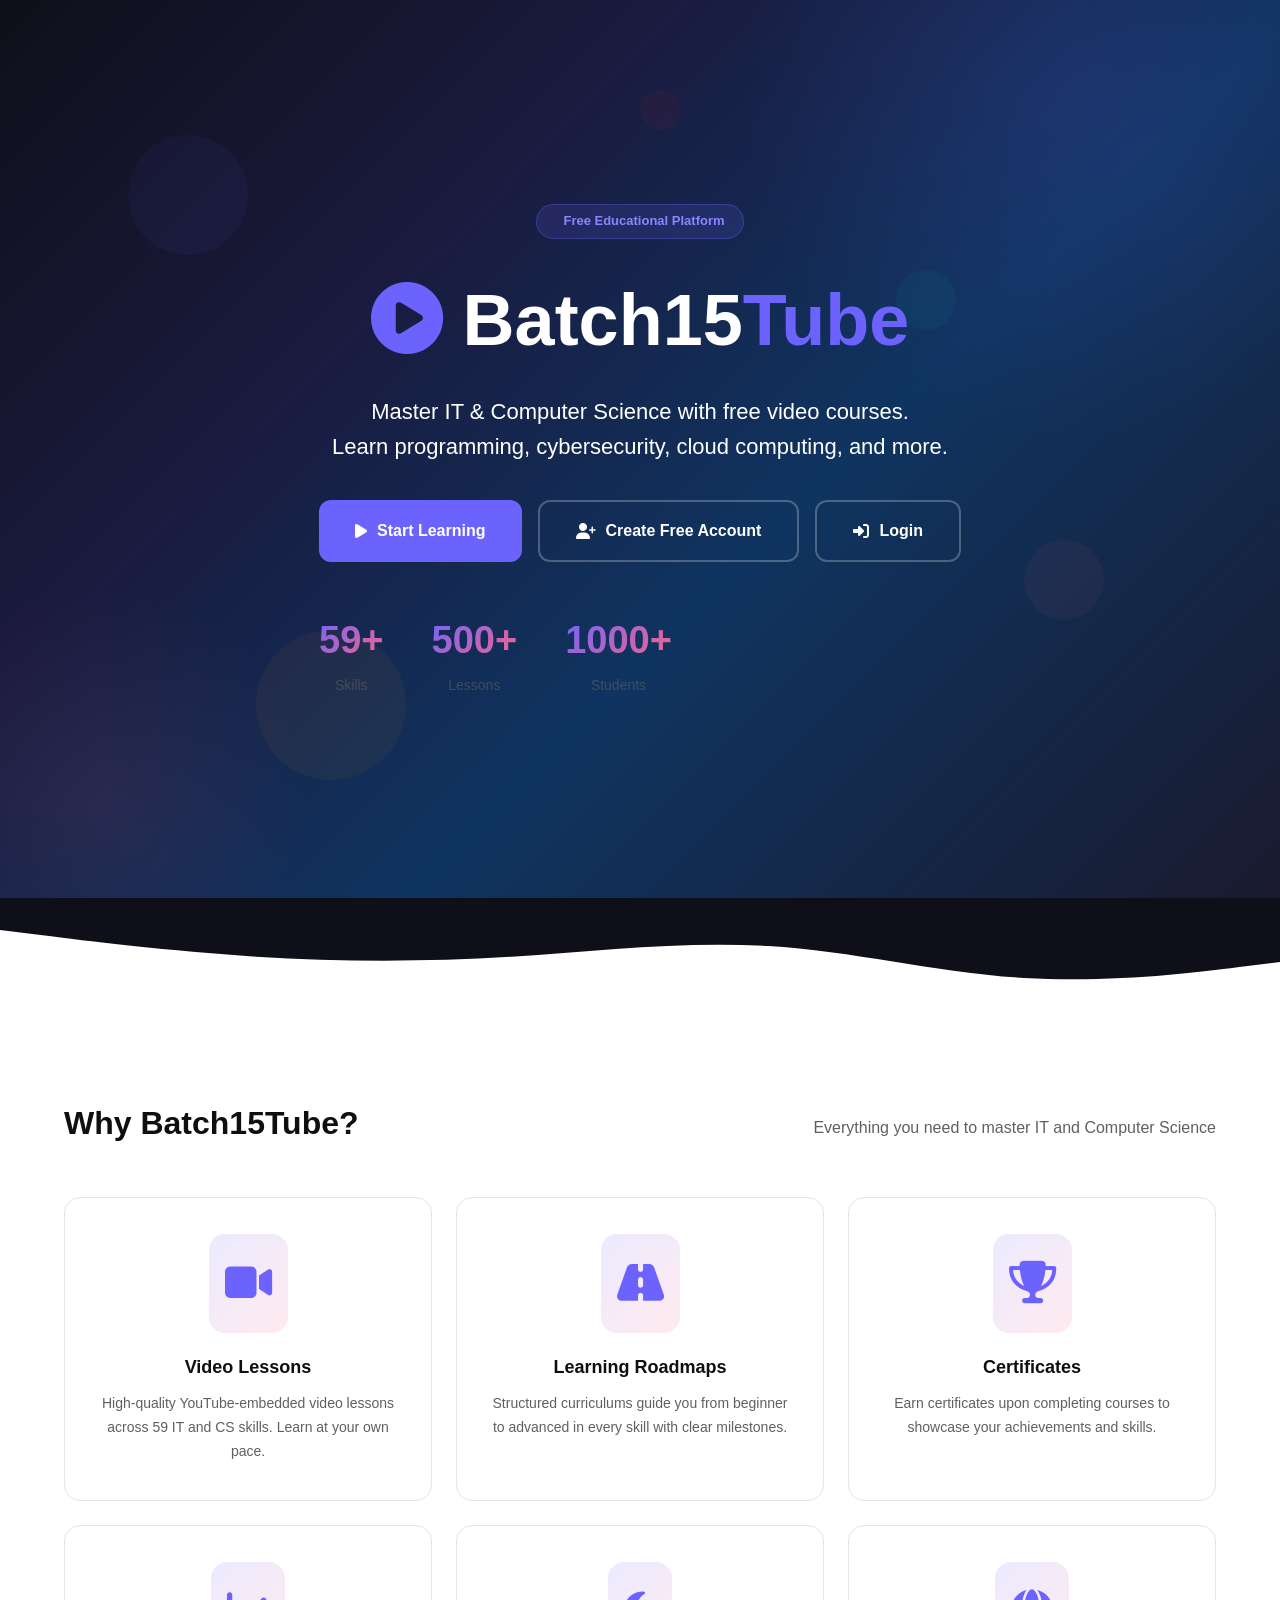
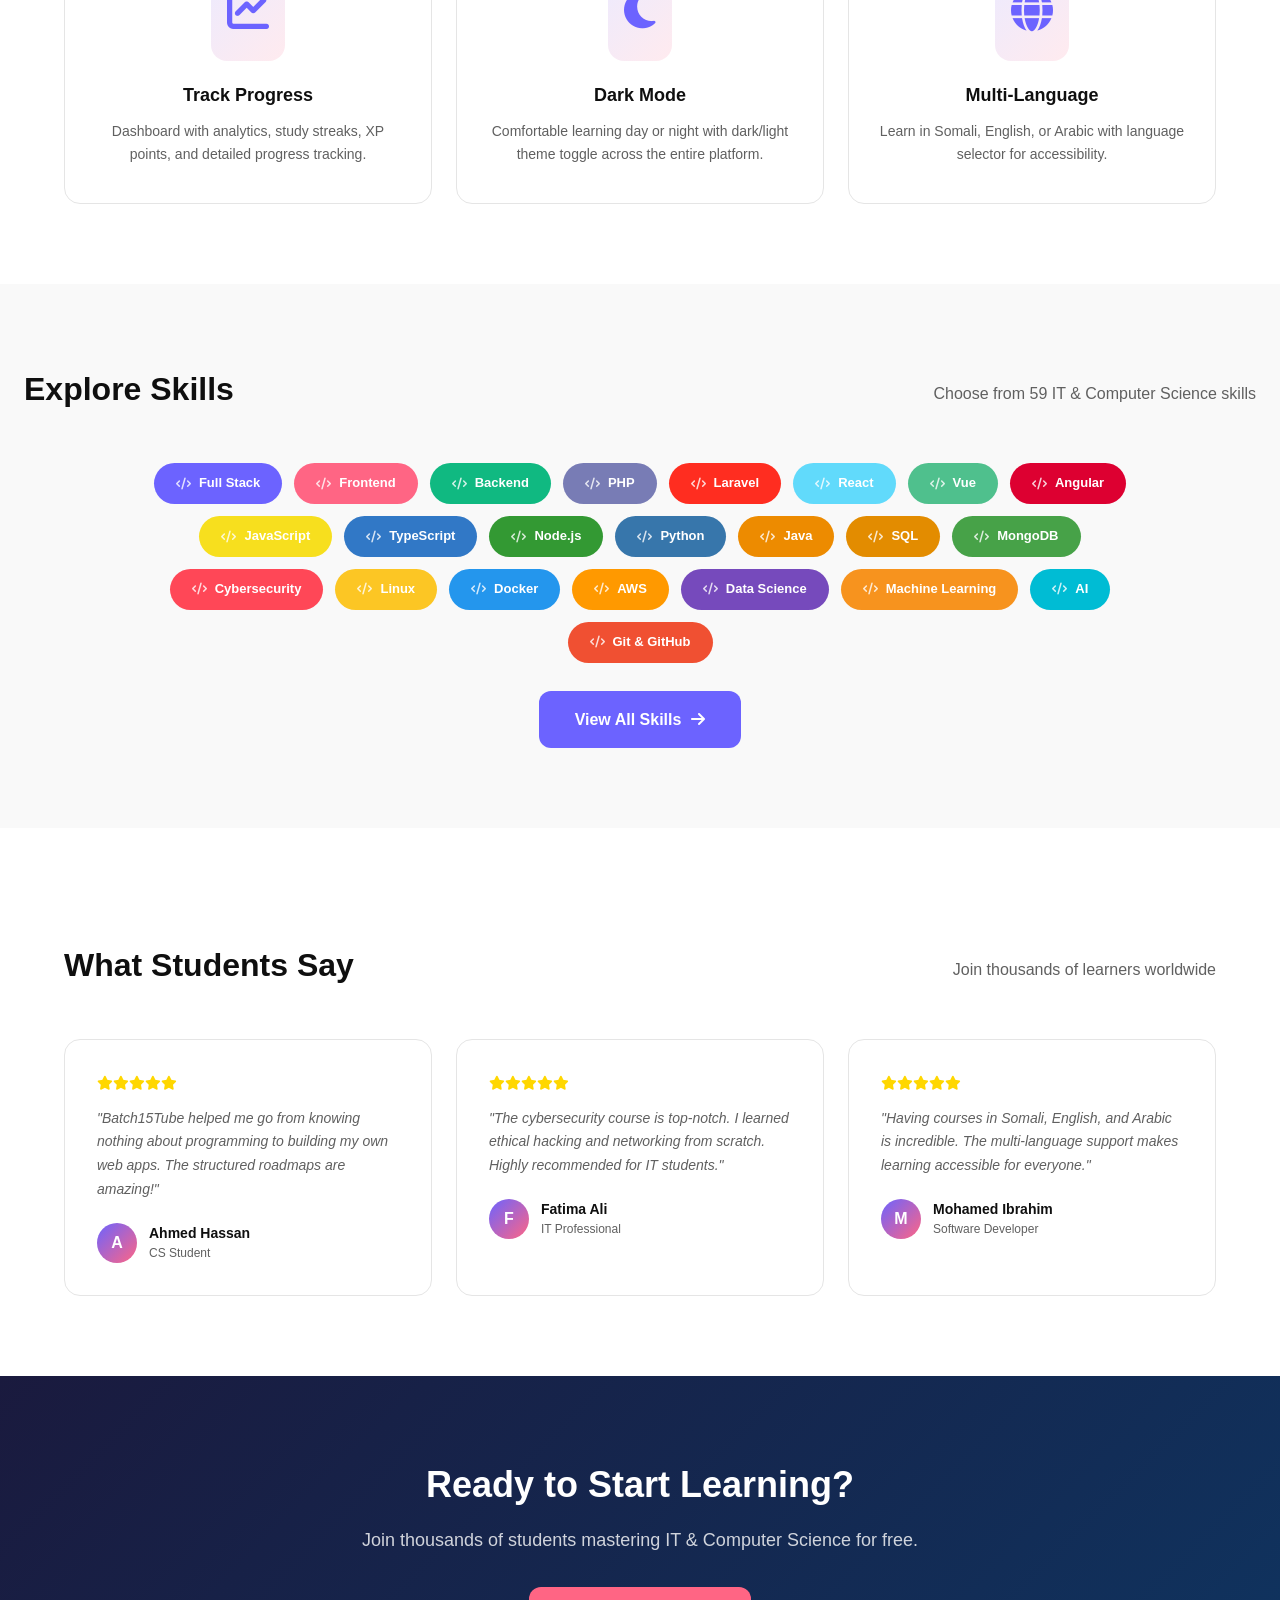
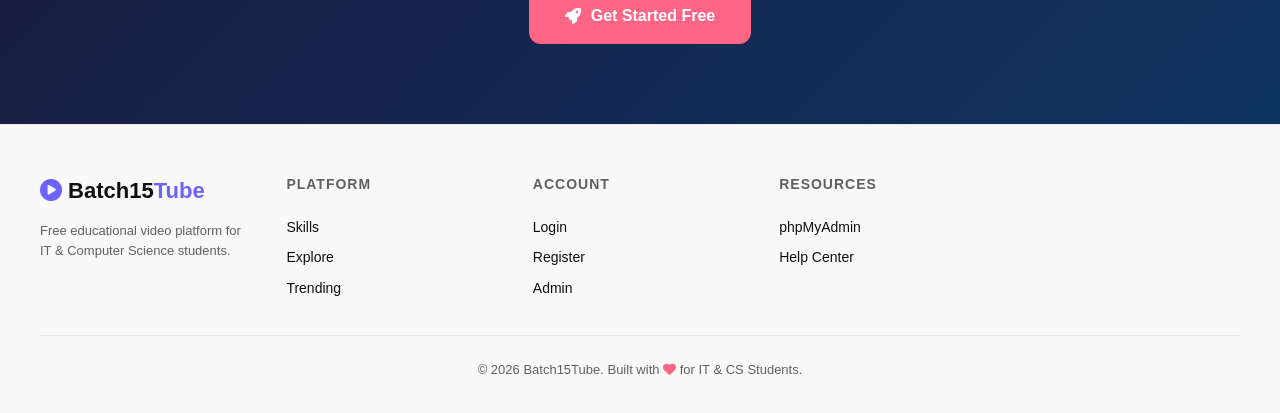
<file: youtube/cs15b/index.html>
<!DOCTYPE html>
<html lang="en">
<head>
    <meta charset="UTF-8">
    <meta name="viewport" content="width=device-width, initial-scale=1.0">
    <title>Batch15Tube - Learn IT & Computer Science</title>
    <meta name="description" content="Free educational video platform for IT and Computer Science students. Learn programming, cybersecurity, cloud computing and more.">
    <link rel="stylesheet" href="assets/css/style.css">
    <link rel="stylesheet" href="assets/css/responsive.css">
    <link rel="stylesheet" href="https://cdnjs.cloudflare.com/ajax/libs/font-awesome/6.5.1/css/all.min.css">
    <style>
        body {
            background: var(--bg-primary);
            color: var(--text-primary);
            font-family: -apple-system, BlinkMacSystemFont, 'Segoe UI', Roboto, Oxygen, Ubuntu, sans-serif;
            overflow-x: hidden;
        }

        /* ===== Hero ===== */
        .hero {
            min-height: 100vh;
            display: flex;
            flex-direction: column;
            align-items: center;
            justify-content: center;
            text-align: center;
            padding: 40px 20px;
            position: relative;
            overflow: hidden;
            background: linear-gradient(135deg, #0f0f1a 0%, #1a1a3e 30%, #0f3460 60%, #1a1a2e 100%);
            color: white;
        }
        .hero::before {
            content: '';
            position: absolute;
            width: 800px;
            height: 800px;
            border-radius: 50%;
            background: radial-gradient(circle, rgba(108,99,255,0.12) 0%, transparent 60%);
            top: -300px;
            right: -200px;
            animation: heroGlow 8s ease-in-out infinite alternate;
        }
        .hero::after {
            content: '';
            position: absolute;
            width: 500px;
            height: 500px;
            border-radius: 50%;
            background: radial-gradient(circle, rgba(255,101,132,0.08) 0%, transparent 60%);
            bottom: -150px;
            left: -150px;
            animation: heroGlow 10s ease-in-out infinite alternate-reverse;
        }
        @keyframes heroGlow {
            0% { transform: scale(1) translate(0, 0); }
            100% { transform: scale(1.1) translate(30px, -30px); }
        }
        .hero-content {
            position: relative;
            z-index: 2;
            max-width: 800px;
        }
        .hero-badge {
            display: inline-flex;
            align-items: center;
            gap: 8px;
            background: rgba(108,99,255,0.15);
            border: 1px solid rgba(108,99,255,0.3);
            padding: 6px 18px;
            border-radius: 20px;
            font-size: 13px;
            font-weight: 600;
            color: #8B85FF;
            margin-bottom: 24px;
            animation: fadeInUp 0.6s ease;
        }
        .hero-logo {
            font-size: 72px;
            font-weight: 900;
            margin-bottom: 16px;
            animation: fadeInUp 0.6s ease 0.1s both;
        }
        .hero-logo i { color: #6C63FF; }
        .hero-logo span { color: #6C63FF; }
        .hero-tagline {
            font-size: 22px;
            opacity: 0.9;
            margin-bottom: 36px;
            line-height: 1.6;
            animation: fadeInUp 0.6s ease 0.2s both;
        }
        .hero-buttons {
            display: flex;
            gap: 16px;
            flex-wrap: wrap;
            justify-content: center;
            animation: fadeInUp 0.6s ease 0.3s both;
        }
        .hero-btn {
            display: inline-flex;
            align-items: center;
            gap: 10px;
            padding: 16px 36px;
            border-radius: 12px;
            font-size: 16px;
            font-weight: 600;
            text-decoration: none;
            transition: all 0.3s ease;
        }
        .hero-btn-primary {
            background: #6C63FF;
            color: white;
        }
        .hero-btn-primary:hover {
            background: #5A52D5;
            transform: translateY(-3px);
            box-shadow: 0 8px 25px rgba(108,99,255,0.4);
        }
        .hero-btn-outline {
            border: 2px solid rgba(255,255,255,0.25);
            color: white;
        }
        .hero-btn-outline:hover {
            border-color: #6C63FF;
            background: rgba(108,99,255,0.1);
            transform: translateY(-3px);
        }

        /* Floating shapes */
        .floating-shapes { position: absolute; inset: 0; pointer-events: none; overflow: hidden; z-index: 1; }
        .shape {
            position: absolute;
            border-radius: 50%;
            opacity: 0.05;
            animation: floatShape 15s infinite;
        }
        .shape:nth-child(1) { width: 120px; height: 120px; background: #6C63FF; top: 15%; left: 10%; animation-duration: 18s; }
        .shape:nth-child(2) { width: 80px; height: 80px; background: #FF6584; top: 60%; left: 80%; animation-duration: 14s; animation-delay: -2s; }
        .shape:nth-child(3) { width: 60px; height: 60px; background: #00D9A6; top: 30%; left: 70%; animation-duration: 20s; animation-delay: -5s; }
        .shape:nth-child(4) { width: 150px; height: 150px; background: #FF9900; top: 70%; left: 20%; animation-duration: 16s; animation-delay: -8s; }
        .shape:nth-child(5) { width: 40px; height: 40px; background: #FF2D20; top: 10%; left: 50%; animation-duration: 12s; animation-delay: -3s; }
        @keyframes floatShape {
            0%, 100% { transform: translate(0, 0) scale(1); }
            33% { transform: translate(40px, -40px) scale(1.1); }
            66% { transform: translate(-20px, 20px) scale(0.9); }
        }

        @keyframes fadeInUp {
            from { opacity: 0; transform: translateY(30px); }
            to { opacity: 1; transform: translateY(0); }
        }

        /* ===== Stats ===== */
        .stats-row {
            display: flex;
            gap: 48px;
            margin-top: 48px;
            animation: fadeInUp 0.6s ease 0.4s both;
        }
        .stat-item { text-align: center; }
        .stat-value {
            font-size: 38px;
            font-weight: 800;
            background: linear-gradient(135deg, #6C63FF, #FF6584);
            -webkit-background-clip: text;
            -webkit-text-fill-color: transparent;
            background-clip: text;
        }
        .stat-label { font-size: 14px; opacity: 0.6; margin-top: 4px; }

        /* ===== Section ===== */
        .section {
            padding: 80px 24px;
            max-width: 1200px;
            margin: 0 auto;
        }
        .section-header {
            text-align: center;
            margin-bottom: 48px;
        }
        .section-title {
            font-size: 32px;
            font-weight: 800;
        }
        .section-subtitle {
            color: var(--text-secondary);
            margin-top: 8px;
            font-size: 16px;
        }

        /* ===== Features ===== */
        .features-grid {
            display: grid;
            grid-template-columns: repeat(auto-fill, minmax(280px, 1fr));
            gap: 24px;
        }
        .feature-card {
            background: var(--bg-card);
            border: 1px solid var(--border-color);
            border-radius: 16px;
            padding: 36px 28px;
            text-align: center;
            transition: all 0.4s ease;
            position: relative;
            overflow: hidden;
        }
        .feature-card::before {
            content: '';
            position: absolute;
            top: 0;
            left: 0;
            right: 0;
            height: 3px;
            background: linear-gradient(90deg, #6C63FF, #FF6584, #00D9A6);
            transform: scaleX(0);
            transition: transform 0.4s ease;
        }
        .feature-card:hover::before { transform: scaleX(1); }
        .feature-card:hover {
            transform: translateY(-6px);
            box-shadow: 0 12px 32px rgba(0,0,0,0.1);
        }
        .feature-icon {
            font-size: 42px;
            color: #6C63FF;
            margin-bottom: 20px;
            display: inline-block;
            background: linear-gradient(135deg, #6C63FF22, #FF658422);
            padding: 16px;
            border-radius: 16px;
        }
        .feature-title {
            font-size: 18px;
            font-weight: 700;
            margin-bottom: 10px;
        }
        .feature-desc {
            font-size: 14px;
            color: var(--text-secondary);
            line-height: 1.7;
        }

        /* ===== Skills ===== */
        .skills-section {
            background: var(--bg-secondary);
            padding: 80px 24px;
            text-align: center;
        }
        .skills-cloud {
            display: flex;
            flex-wrap: wrap;
            gap: 12px;
            justify-content: center;
            max-width: 1000px;
            margin: 36px auto 0;
        }
        .skill-pill {
            padding: 10px 22px;
            border-radius: 24px;
            color: white;
            font-size: 13px;
            font-weight: 600;
            text-decoration: none;
            transition: all 0.3s ease;
            display: inline-flex;
            align-items: center;
            gap: 8px;
        }
        .skill-pill:hover {
            transform: scale(1.06) translateY(-2px);
            box-shadow: 0 4px 16px rgba(0,0,0,0.2);
        }
        .skill-pill i { font-size: 12px; opacity: 0.8; }

        /* ===== CTA ===== */
        .cta-section {
            padding: 80px 24px;
            text-align: center;
            background: linear-gradient(135deg, #1a1a3e, #0f3460);
            color: white;
        }
        .cta-title {
            font-size: 36px;
            font-weight: 800;
            margin-bottom: 12px;
        }
        .cta-subtitle {
            font-size: 18px;
            opacity: 0.8;
            margin-bottom: 32px;
        }

        /* ===== Testimonials ===== */
        .testimonials-grid {
            display: grid;
            grid-template-columns: repeat(auto-fill, minmax(320px, 1fr));
            gap: 24px;
        }
        .testimonial-card {
            background: var(--bg-card);
            border: 1px solid var(--border-color);
            border-radius: 16px;
            padding: 32px;
            text-align: left;
        }
        .testimonial-stars {
            color: #FFD700;
            margin-bottom: 12px;
            font-size: 14px;
        }
        .testimonial-text {
            font-size: 14px;
            line-height: 1.7;
            color: var(--text-secondary);
            margin-bottom: 20px;
            font-style: italic;
        }
        .testimonial-author {
            display: flex;
            align-items: center;
            gap: 12px;
        }
        .testimonial-avatar {
            width: 40px;
            height: 40px;
            border-radius: 50%;
            background: linear-gradient(135deg, #6C63FF, #FF6584);
            display: flex;
            align-items: center;
            justify-content: center;
            color: white;
            font-weight: 700;
            font-size: 16px;
        }
        .testimonial-name { font-weight: 600; font-size: 14px; }
        .testimonial-role { font-size: 12px; color: var(--text-secondary); }

        /* ===== 3D Wave Divider ===== */
        .wave-divider {
            position: relative;
            height: 120px;
            overflow: hidden;
            margin-top: -2px;
        }
        .wave-divider svg {
            position: absolute;
            bottom: 0;
            width: 100%;
            height: 120px;
        }

        /* ===== Footer ===== */
        .footer {
            background: var(--bg-secondary);
            border-top: 1px solid var(--border-color);
            padding: 48px 24px 32px;
        }
        .footer-inner {
            max-width: 1200px;
            margin: 0 auto;
        }
        .footer-grid {
            display: grid;
            grid-template-columns: repeat(auto-fill, minmax(200px, 1fr));
            gap: 32px;
            margin-bottom: 32px;
        }
        .footer-col-title {
            font-weight: 700;
            font-size: 14px;
            margin-bottom: 16px;
            text-transform: uppercase;
            letter-spacing: 1px;
            color: var(--text-secondary);
        }
        .footer-col a {
            display: block;
            color: var(--text-primary);
            text-decoration: none;
            font-size: 14px;
            padding: 4px 0;
            transition: color 0.2s;
        }
        .footer-col a:hover { color: #6C63FF; }
        .footer-bottom {
            text-align: center;
            padding-top: 24px;
            border-top: 1px solid var(--border-color);
            font-size: 13px;
            color: var(--text-secondary);
        }

        @media (max-width: 768px) {
            .hero-logo { font-size: 42px; }
            .hero-tagline { font-size: 18px; }
            .stats-row { gap: 24px; }
            .stat-value { font-size: 28px; }
            .section-title { font-size: 24px; }
            .cta-title { font-size: 24px; }
        }
    </style>
</head>
<body>
    <!-- Hero -->
    <section class="hero">
        <div class="floating-shapes">
            <div class="shape"></div>
            <div class="shape"></div>
            <div class="shape"></div>
            <div class="shape"></div>
            <div class="shape"></div>
        </div>
        <div class="hero-content">
            <div class="hero-badge">
                <i class="fas fa-sparkles"></i> Free Educational Platform
            </div>
            <div class="hero-logo">
                <i class="fas fa-play-circle"></i> Batch15<span>Tube</span>
            </div>
            <p class="hero-tagline">
                Master IT &amp; Computer Science with free video courses.<br>
                Learn programming, cybersecurity, cloud computing, and more.
            </p>
            <div class="hero-buttons">
                <a href="public/index.php" class="hero-btn hero-btn-primary">
                    <i class="fas fa-play"></i> Start Learning
                </a>
                <a href="auth/register.php" class="hero-btn hero-btn-outline">
                    <i class="fas fa-user-plus"></i> Create Free Account
                </a>
                <a href="auth/login.php" class="hero-btn hero-btn-outline">
                    <i class="fas fa-sign-in-alt"></i> Login
                </a>
            </div>
            <div class="stats-row">
                <div class="stat-item">
                    <div class="stat-value"><span class="counter" data-target="59">0</span>+</div>
                    <div class="stat-label">Skills</div>
                </div>
                <div class="stat-item">
                    <div class="stat-value"><span class="counter" data-target="500">0</span>+</div>
                    <div class="stat-label">Lessons</div>
                </div>
                <div class="stat-item">
                    <div class="stat-value"><span class="counter" data-target="1000">0</span>+</div>
                    <div class="stat-label">Students</div>
                </div>
            </div>
        </div>
    </section>

    <!-- Wave Divider -->
    <div class="wave-divider" style="background:#0f0f1a;">
        <svg viewBox="0 0 1440 120" preserveAspectRatio="none" style="fill:var(--bg-primary);">
            <path d="M0,32L48,37.3C96,43,192,53,288,58.7C384,64,480,64,576,58.7C672,53,768,43,864,48C960,53,1056,75,1152,80C1248,85,1344,75,1392,69.3L1440,64L1440,120L1392,120C1344,120,1248,120,1152,120C1056,120,960,120,864,120C768,120,672,120,576,120C480,120,384,120,288,120C192,120,96,120,48,120L0,120Z"></path>
        </svg>
    </div>

    <!-- Features -->
    <div class="section">
        <div class="section-header">
            <h2 class="section-title">Why Batch15Tube?</h2>
            <p class="section-subtitle">Everything you need to master IT and Computer Science</p>
        </div>
        <div class="features-grid">
            <div class="feature-card">
                <div class="feature-icon"><i class="fas fa-video"></i></div>
                <div class="feature-title">Video Lessons</div>
                <div class="feature-desc">High-quality YouTube-embedded video lessons across 59 IT and CS skills. Learn at your own pace.</div>
            </div>
            <div class="feature-card">
                <div class="feature-icon"><i class="fas fa-road"></i></div>
                <div class="feature-title">Learning Roadmaps</div>
                <div class="feature-desc">Structured curriculums guide you from beginner to advanced in every skill with clear milestones.</div>
            </div>
            <div class="feature-card">
                <div class="feature-icon"><i class="fas fa-trophy"></i></div>
                <div class="feature-title">Certificates</div>
                <div class="feature-desc">Earn certificates upon completing courses to showcase your achievements and skills.</div>
            </div>
            <div class="feature-card">
                <div class="feature-icon"><i class="fas fa-chart-line"></i></div>
                <div class="feature-title">Track Progress</div>
                <div class="feature-desc">Dashboard with analytics, study streaks, XP points, and detailed progress tracking.</div>
            </div>
            <div class="feature-card">
                <div class="feature-icon"><i class="fas fa-moon"></i></div>
                <div class="feature-title">Dark Mode</div>
                <div class="feature-desc">Comfortable learning day or night with dark/light theme toggle across the entire platform.</div>
            </div>
            <div class="feature-card">
                <div class="feature-icon"><i class="fas fa-globe"></i></div>
                <div class="feature-title">Multi-Language</div>
                <div class="feature-desc">Learn in Somali, English, or Arabic with language selector for accessibility.</div>
            </div>
        </div>
    </div>

    <!-- Skills -->
    <div class="skills-section" id="skillsSection">
        <div class="section-header">
            <h2 class="section-title">Explore Skills</h2>
            <p class="section-subtitle">Choose from 59 IT &amp; Computer Science skills</p>
        </div>
        <div class="skills-cloud" id="skillsCloud">
            <div style="text-align:center;width:100%;padding:20px;">
                <div class="spinner"></div>
            </div>
        </div>
        <div style="margin-top:28px;">
            <a href="public/skills.php" class="hero-btn hero-btn-primary" style="display:inline-flex;">
                View All Skills <i class="fas fa-arrow-right"></i>
            </a>
        </div>
    </div>

    <!-- Testimonials -->
    <div class="section">
        <div class="section-header">
            <h2 class="section-title">What Students Say</h2>
            <p class="section-subtitle">Join thousands of learners worldwide</p>
        </div>
        <div class="testimonials-grid">
            <div class="testimonial-card">
                <div class="testimonial-stars"><i class="fas fa-star"></i><i class="fas fa-star"></i><i class="fas fa-star"></i><i class="fas fa-star"></i><i class="fas fa-star"></i></div>
                <div class="testimonial-text">"Batch15Tube helped me go from knowing nothing about programming to building my own web apps. The structured roadmaps are amazing!"</div>
                <div class="testimonial-author">
                    <div class="testimonial-avatar">A</div>
                    <div><div class="testimonial-name">Ahmed Hassan</div><div class="testimonial-role">CS Student</div></div>
                </div>
            </div>
            <div class="testimonial-card">
                <div class="testimonial-stars"><i class="fas fa-star"></i><i class="fas fa-star"></i><i class="fas fa-star"></i><i class="fas fa-star"></i><i class="fas fa-star"></i></div>
                <div class="testimonial-text">"The cybersecurity course is top-notch. I learned ethical hacking and networking from scratch. Highly recommended for IT students."</div>
                <div class="testimonial-author">
                    <div class="testimonial-avatar">F</div>
                    <div><div class="testimonial-name">Fatima Ali</div><div class="testimonial-role">IT Professional</div></div>
                </div>
            </div>
            <div class="testimonial-card">
                <div class="testimonial-stars"><i class="fas fa-star"></i><i class="fas fa-star"></i><i class="fas fa-star"></i><i class="fas fa-star"></i><i class="fas fa-star"></i></div>
                <div class="testimonial-text">"Having courses in Somali, English, and Arabic is incredible. The multi-language support makes learning accessible for everyone."</div>
                <div class="testimonial-author">
                    <div class="testimonial-avatar">M</div>
                    <div><div class="testimonial-name">Mohamed Ibrahim</div><div class="testimonial-role">Software Developer</div></div>
                </div>
            </div>
        </div>
    </div>

    <!-- CTA -->
    <div class="cta-section">
        <h2 class="cta-title">Ready to Start Learning?</h2>
        <p class="cta-subtitle">Join thousands of students mastering IT &amp; Computer Science for free.</p>
        <a href="auth/register.php" class="hero-btn hero-btn-primary" style="background:#FF6584;">
            <i class="fas fa-rocket"></i> Get Started Free
        </a>
    </div>

    <!-- Footer -->
    <footer class="footer">
        <div class="footer-inner">
            <div class="footer-grid">
                <div class="footer-col">
                    <div style="font-size:22px;font-weight:800;margin-bottom:12px;">
                        <i class="fas fa-play-circle" style="color:#6C63FF;"></i> Batch15<span style="color:#6C63FF;">Tube</span>
                    </div>
                    <p style="font-size:13px;color:var(--text-secondary);line-height:1.6;">
                        Free educational video platform for IT &amp; Computer Science students.
                    </p>
                </div>
                <div class="footer-col">
                    <div class="footer-col-title">Platform</div>
                    <a href="public/skills.php">Skills</a>
                    <a href="public/explore.php">Explore</a>
                    <a href="public/trending.php">Trending</a>
                </div>
                <div class="footer-col">
                    <div class="footer-col-title">Account</div>
                    <a href="auth/login.php">Login</a>
                    <a href="auth/register.php">Register</a>
                    <a href="admin/index.php">Admin</a>
                </div>
                <div class="footer-col">
                    <div class="footer-col-title">Resources</div>
                    <a href="http://localhost/phpmyadmin" target="_blank">phpMyAdmin</a>
                    <a href="#">Help Center</a>
                </div>
            </div>
            <div class="footer-bottom">
                &copy; 2026 Batch15Tube. Built with <i class="fas fa-heart" style="color:#FF6584;"></i> for IT &amp; CS Students.
            </div>
        </div>
    </footer>

    <script>
    // Counter animation
    document.addEventListener('DOMContentLoaded', function() {
        var counters = document.querySelectorAll('.counter');
        var animated = false;
        function animateCounters() {
            if (animated) return;
            animated = true;
            counters.forEach(function(el) {
                var target = parseInt(el.getAttribute('data-target'));
                var current = 0;
                var increment = Math.ceil(target / 60);
                var timer = setInterval(function() {
                    current += increment;
                    if (current >= target) {
                        el.textContent = target;
                        clearInterval(timer);
                    } else {
                        el.textContent = current;
                    }
                }, 25);
            });
        }
        var hero = document.querySelector('.hero');
        var observer = new IntersectionObserver(function(entries) {
            if (entries[0].isIntersecting) animateCounters();
        });
        if (hero) observer.observe(hero);

        // Fetch skills dynamically from API
        var skillsCloud = document.getElementById('skillsCloud');
        if (skillsCloud) {
            var xhr = new XMLHttpRequest();
            xhr.open('GET', 'api/skills.php', true);
            xhr.onload = function() {
                try {
                    var data = JSON.parse(xhr.responseText);
                    if (data.skills && data.skills.length > 0) {
                        skillsCloud.innerHTML = '';
                        data.skills.forEach(function(s) {
                            var pill = document.createElement('a');
                            pill.href = 'public/skill.php?slug=' + s.slug;
                            pill.className = 'skill-pill';
                            pill.style.background = s.color;
                            pill.innerHTML = '<i class="fas fa-' + (s.icon || 'code') + '"></i> ' + s.name;
                            skillsCloud.appendChild(pill);
                        });
                        return;
                    }
                } catch(e) {}
                // Fallback
                skillsCloud.innerHTML = [
                    ['Full Stack','#6C63FF'], ['Frontend','#FF6584'], ['Backend','#10B981'],
                    ['PHP','#787CB5'], ['Laravel','#FF2D20'], ['React','#61DAFB'],
                    ['Vue','#4FC08D'], ['Angular','#DD0031'], ['JavaScript','#F7DF1E'],
                    ['TypeScript','#3178C6'], ['Node.js','#339933'], ['Python','#3776AB'],
                    ['Java','#ED8B00'], ['SQL','#E38C00'], ['MongoDB','#47A248'],
                    ['Cybersecurity','#FF4757'], ['Linux','#FCC624'], ['Docker','#2496ED'],
                    ['AWS','#FF9900'], ['Data Science','#764ABC'], ['Machine Learning','#F7931E'],
                    ['AI','#00BCD4'], ['Git & GitHub','#F05032']
                ].map(function(s) {
                    return '<a href="public/skill.php?slug=' + s[0].toLowerCase().replace(/[^a-z0-9]+/g,'-') + '" class="skill-pill" style="background:' + s[1] + '"><i class="fas fa-code"></i> ' + s[0] + '</a>';
                }).join('');
            };
            xhr.onerror = function() {
                skillsCloud.innerHTML = [
                    ['Full Stack','#6C63FF'], ['PHP','#787CB5'], ['React','#61DAFB'],
                    ['Python','#3776AB'], ['JavaScript','#F7DF1E'], ['Java','#ED8B00'],
                    ['Cybersecurity','#FF4757'], ['SQL','#E38C00']
                ].map(function(s) {
                    return '<a href="public/skill.php?slug=' + s[0].toLowerCase().replace(/[^a-z0-9]+/g,'-') + '" class="skill-pill" style="background:' + s[1] + '"><i class="fas fa-code"></i> ' + s[0] + '</a>';
                }).join('');
            };
            xhr.send();
        }
    });
    </script>
</body>
</html>
</file>
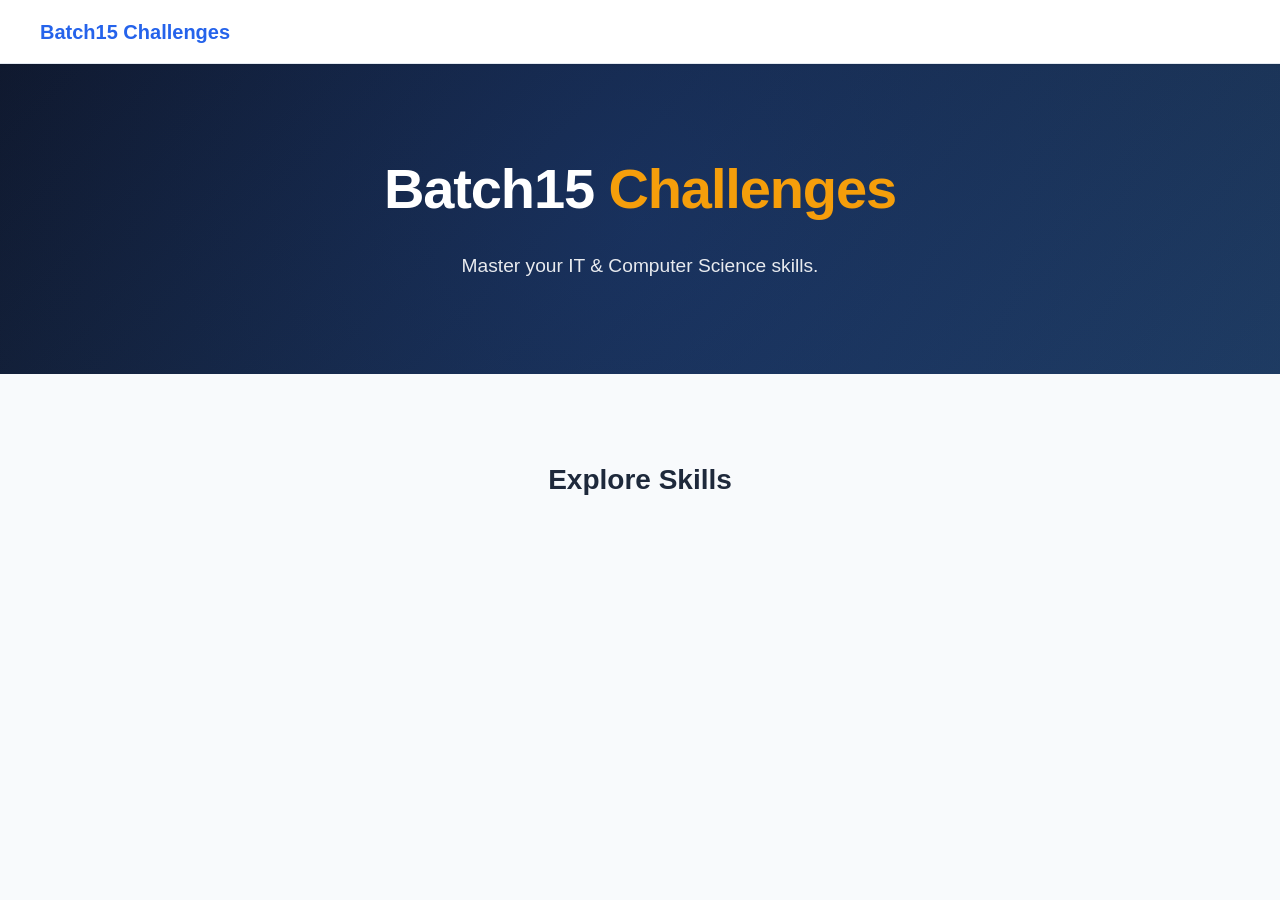
<file: quiz/CS15B_Project/all-in-one.html>
<!DOCTYPE html>
<html lang='en'>
<head>
<meta charset='UTF-8'>
<meta name='viewport' content='width=device-width,initial-scale=1.0'>
<title>Batch15 Challenges</title>
<style>/* ============================================
   Batch15 Challenges - Main Stylesheet
   ============================================ */

:root {
  --primary: #2563eb;
  --primary-dark: #1d4ed8;
  --primary-light: #3b82f6;
  --secondary: #0f172a;
  --accent: #f59e0b;
  --success: #10b981;
  --danger: #ef4444;
  --warning: #f59e0b;
  --bg: #f8fafc;
  --card-bg: #ffffff;
  --text: #1e293b;
  --text-light: #64748b;
  --border: #e2e8f0;
  --shadow: 0 1px 3px rgba(0,0,0,0.1);
  --shadow-lg: 0 4px 12px rgba(0,0,0,0.1);
  --radius: 12px;
  --radius-sm: 8px;
  --transition: 0.2s ease;
  --max-width: 1200px;
}

* { margin:0; padding:0; box-sizing:border-box; }
html { scroll-behavior:smooth; }
body {
  font-family: -apple-system, BlinkMacSystemFont, 'Segoe UI', Roboto, Oxygen, Ubuntu, sans-serif;
  background: var(--bg);
  color: var(--text);
  line-height: 1.6;
  min-height: 100vh;
}

a { text-decoration: none; color: var(--primary); }
img { max-width: 100%; display: block; }

/* ====== Navigation ====== */
.navbar {
  background: var(--card-bg);
  border-bottom: 1px solid var(--border);
  padding: 0 24px;
  position: sticky;
  top: 0;
  z-index: 100;
  height: 64px;
  display: flex;
  align-items: center;
  box-shadow: var(--shadow);
}
.navbar-inner {
  max-width: var(--max-width);
  margin: 0 auto;
  width: 100%;
  display: flex;
  align-items: center;
  justify-content: space-between;
}
.navbar-brand {
  font-size: 1.25rem;
  font-weight: 700;
  color: var(--primary);
  display: flex;
  align-items: center;
  gap: 8px;
}
.navbar-brand:hover { color: var(--primary-dark); }
.navbar-back {
  display: flex;
  align-items: center;
  gap: 6px;
  font-size: 0.875rem;
  font-weight: 500;
  color: var(--text-light);
  cursor: pointer;
  border: none;
  background: none;
  padding: 8px 12px;
  border-radius: var(--radius-sm);
  transition: var(--transition);
}
.navbar-back:hover {
  background: var(--border);
  color: var(--text);
}

/* ====== Container ====== */
.container {
  max-width: var(--max-width);
  margin: 0 auto;
  padding: 24px;
}

/* ====== Hero Section ====== */
.hero {
  text-align: center;
  padding: 80px 24px 60px;
  background: linear-gradient(135deg, var(--secondary) 0%, #1e3a5f 100%);
  color: white;
  position: relative;
  overflow: hidden;
}
.hero::before {
  content: '';
  position: absolute;
  top: -50%;
  left: -50%;
  width: 200%;
  height: 200%;
  background: radial-gradient(circle, rgba(37,99,235,0.15) 0%, transparent 60%);
  animation: heroGlow 8s ease-in-out infinite alternate;
}
@keyframes heroGlow {
  0% { transform: translate(0,0); }
  100% { transform: translate(-10%,10%); }
}
.hero-content {
  position: relative;
  z-index: 1;
  max-width: 700px;
  margin: 0 auto;
}
.hero h1 {
  font-size: clamp(2rem, 5vw, 3.5rem);
  font-weight: 800;
  margin-bottom: 16px;
  letter-spacing: -0.02em;
}
.hero h1 span { color: var(--accent); }
.hero p {
  font-size: clamp(1rem, 2vw, 1.2rem);
  opacity: 0.9;
  margin-bottom: 32px;
  line-height: 1.7;
}
.hero-btn {
  display: inline-flex;
  align-items: center;
  gap: 8px;
  padding: 14px 36px;
  background: var(--primary);
  color: white;
  border: none;
  border-radius: var(--radius);
  font-size: 1rem;
  font-weight: 600;
  cursor: pointer;
  transition: var(--transition);
  box-shadow: 0 4px 14px rgba(37,99,235,0.4);
}
.hero-btn:hover {
  background: var(--primary-dark);
  transform: translateY(-2px);
  box-shadow: 0 6px 20px rgba(37,99,235,0.5);
}
.hero-stats {
  display: flex;
  justify-content: center;
  gap: 40px;
  margin-top: 48px;
  flex-wrap: wrap;
}
.hero-stat {
  text-align: center;
}
.hero-stat-num {
  font-size: 1.75rem;
  font-weight: 700;
  color: var(--accent);
}
.hero-stat-label {
  font-size: 0.8rem;
  opacity: 0.8;
  margin-top: 4px;
}

/* ====== Section Headers ====== */
.section-header {
  text-align: center;
  margin-bottom: 40px;
}
.section-header h2 {
  font-size: 1.75rem;
  font-weight: 700;
  margin-bottom: 8px;
}
.section-header p {
  color: var(--text-light);
  font-size: 1rem;
}

/* ====== Skills Grid ====== */
.skills-section {
  padding: 60px 0;
}
.skills-grid {
  display: grid;
  grid-template-columns: repeat(auto-fill, minmax(180px, 1fr));
  gap: 16px;
}
.skill-card {
  background: var(--card-bg);
  border: 1px solid var(--border);
  border-radius: var(--radius-sm);
  padding: 20px 16px;
  text-align: center;
  cursor: pointer;
  transition: var(--transition);
}
.skill-card:hover {
  border-color: var(--primary);
  box-shadow: var(--shadow-lg);
  transform: translateY(-2px);
}
.skill-card-icon {
  font-size: 2rem;
  margin-bottom: 8px;
}
.skill-card-name {
  font-size: 0.85rem;
  font-weight: 600;
  color: var(--text);
}
.skill-card-locked {
  opacity: 0.5;
  cursor: not-allowed;
}

/* ====== Challenges Grid ====== */
.challenges-section {
  padding: 40px 0;
}
.challenges-header {
  display: flex;
  align-items: center;
  gap: 12px;
  margin-bottom: 32px;
  flex-wrap: wrap;
}
.challenges-header h2 { font-size: 1.5rem; }
.challenges-header .skill-badge {
  display: inline-flex;
  align-items: center;
  gap: 6px;
  background: var(--primary);
  color: white;
  padding: 6px 14px;
  border-radius: 20px;
  font-size: 0.85rem;
  font-weight: 500;
}
.challenges-grid {
  display: grid;
  grid-template-columns: repeat(auto-fill, minmax(280px, 1fr));
  gap: 20px;
}
.challenge-card {
  background: var(--card-bg);
  border: 1px solid var(--border);
  border-radius: var(--radius);
  padding: 24px;
  cursor: pointer;
  transition: var(--transition);
}
.challenge-card:hover {
  border-color: var(--primary);
  box-shadow: var(--shadow-lg);
  transform: translateY(-2px);
}
.challenge-card h3 {
  font-size: 1.05rem;
  font-weight: 600;
  margin-bottom: 8px;
}
.challenge-card p {
  font-size: 0.875rem;
  color: var(--text-light);
  margin-bottom: 16px;
}
.challenge-card .meta {
  display: flex;
  align-items: center;
  gap: 16px;
  font-size: 0.8rem;
  color: var(--text-light);
}
.challenge-card .meta span {
  display: flex;
  align-items: center;
  gap: 4px;
}

/* ====== Challenge Page ====== */
.challenge-page {
  display: grid;
  grid-template-columns: 280px 1fr;
  min-height: calc(100vh - 64px);
  gap: 0;
}
.challenge-sidebar {
  background: var(--card-bg);
  border-right: 1px solid var(--border);
  padding: 24px;
  position: sticky;
  top: 64px;
  height: calc(100vh - 64px);
  overflow-y: auto;
}
.challenge-sidebar .challenge-title {
  font-size: 1rem;
  font-weight: 600;
  margin-bottom: 4px;
}
.challenge-sidebar .challenge-skill {
  font-size: 0.8rem;
  color: var(--text-light);
  margin-bottom: 20px;
}
.challenge-main {
  padding: 32px;
  max-width: 800px;
}

/* Timer */
.timer-container {
  background: var(--card-bg);
  border: 1px solid var(--border);
  border-radius: var(--radius);
  padding: 16px;
  margin-bottom: 20px;
  text-align: center;
}
.timer-label {
  font-size: 0.8rem;
  color: var(--text-light);
  margin-bottom: 4px;
}
.timer-display {
  font-size: 2rem;
  font-weight: 700;
  font-variant-numeric: tabular-nums;
  color: var(--text);
}
.timer-display.warning { color: var(--warning); }
.timer-display.danger { color: var(--danger); animation: timerPulse 1s ease-in-out infinite; }
@keyframes timerPulse {
  0%, 100% { opacity: 1; }
  50% { opacity: 0.5; }
}

/* Progress Bar */
.progress-bar-container {
  background: var(--border);
  border-radius: 10px;
  height: 8px;
  margin-bottom: 24px;
  overflow: hidden;
}
.progress-bar-fill {
  height: 100%;
  background: var(--primary);
  border-radius: 10px;
  transition: width 0.3s ease;
  width: 0%;
}

/* Question */
.question-container {
  background: var(--card-bg);
  border: 1px solid var(--border);
  border-radius: var(--radius);
  padding: 28px;
  margin-bottom: 20px;
}
.question-number {
  font-size: 0.8rem;
  color: var(--text-light);
  margin-bottom: 12px;
  font-weight: 500;
}
.question-text {
  font-size: 1.1rem;
  font-weight: 600;
  margin-bottom: 20px;
  line-height: 1.6;
}
.question-type {
  display: inline-block;
  padding: 3px 10px;
  border-radius: 12px;
  font-size: 0.75rem;
  font-weight: 600;
  margin-bottom: 16px;
}
.question-type.mcq { background: #dbeafe; color: #1d4ed8; }
.question-type.truefalse { background: #fef3c7; color: #b45309; }

/* Options */
.options-list { display: flex; flex-direction: column; gap: 10px; }
.option-item {
  display: flex;
  align-items: center;
  gap: 12px;
  padding: 14px 18px;
  border: 1px solid var(--border);
  border-radius: var(--radius-sm);
  cursor: pointer;
  transition: var(--transition);
  font-size: 0.95rem;
}
.option-item:hover { border-color: var(--primary); background: #f0f5ff; }
.option-item.selected {
  border-color: var(--primary);
  background: #dbeafe;
  font-weight: 500;
}
.option-item input[type="radio"] {
  width: 18px;
  height: 18px;
  accent-color: var(--primary);
  cursor: pointer;
}
.option-letter {
  display: inline-flex;
  align-items: center;
  justify-content: center;
  width: 26px;
  height: 26px;
  border-radius: 50%;
  background: var(--border);
  font-size: 0.8rem;
  font-weight: 600;
  flex-shrink: 0;
}
.option-item.selected .option-letter { background: var(--primary); color: white; }

/* Question Nav */
.question-nav {
  display: flex;
  flex-wrap: wrap;
  gap: 6px;
  margin-top: 20px;
  padding-top: 16px;
  border-top: 1px solid var(--border);
}
.q-nav-btn {
  width: 34px;
  height: 34px;
  border: 1px solid var(--border);
  border-radius: 6px;
  background: var(--card-bg);
  font-size: 0.8rem;
  font-weight: 500;
  cursor: pointer;
  transition: var(--transition);
  display: flex;
  align-items: center;
  justify-content: center;
}
.q-nav-btn:hover { border-color: var(--primary); }
.q-nav-btn.answered { background: var(--primary); color: white; border-color: var(--primary); }
.q-nav-btn.current { border-color: var(--text); border-width: 2px; }

/* Action Buttons */
.challenge-actions {
  display: flex;
  justify-content: space-between;
  align-items: center;
  margin-top: 24px;
  gap: 12px;
  flex-wrap: wrap;
}
.challenge-actions .left, .challenge-actions .right {
  display: flex;
  gap: 10px;
}
.btn {
  display: inline-flex;
  align-items: center;
  gap: 6px;
  padding: 10px 22px;
  border: none;
  border-radius: var(--radius-sm);
  font-size: 0.9rem;
  font-weight: 500;
  cursor: pointer;
  transition: var(--transition);
}
.btn-primary { background: var(--primary); color: white; }
.btn-primary:hover { background: var(--primary-dark); }
.btn-primary:disabled { opacity: 0.5; cursor: not-allowed; }
.btn-secondary { background: var(--border); color: var(--text); }
.btn-secondary:hover { background: #cbd5e1; }
.btn-success { background: var(--success); color: white; }
.btn-success:hover { background: #059669; }
.btn-danger { background: var(--danger); color: white; }
.btn-danger:hover { background: #dc2626; }
.btn-outline {
  background: transparent;
  border: 1px solid var(--border);
  color: var(--text);
}
.btn-outline:hover { border-color: var(--primary); color: var(--primary); }

/* ====== Warning Toast ====== */
.toast-container {
  position: fixed;
  top: 80px;
  right: 24px;
  z-index: 1000;
  display: flex;
  flex-direction: column;
  gap: 8px;
}
.toast {
  padding: 14px 20px;
  border-radius: var(--radius-sm);
  color: white;
  font-size: 0.9rem;
  font-weight: 500;
  box-shadow: var(--shadow-lg);
  animation: slideInRight 0.3s ease;
  max-width: 380px;
}
.toast.warning { background: var(--warning); }
.toast.error { background: var(--danger); }
.toast.success { background: var(--success); }
.toast.info { background: var(--primary); }
@keyframes slideInRight {
  from { transform: translateX(100%); opacity: 0; }
  to { transform: translateX(0); opacity: 1; }
}

/* ====== Modal ====== */
.modal-overlay {
  position: fixed;
  top: 0;
  left: 0;
  right: 0;
  bottom: 0;
  background: rgba(0,0,0,0.5);
  z-index: 200;
  display: flex;
  align-items: center;
  justify-content: center;
  padding: 24px;
  animation: fadeIn 0.2s ease;
}
@keyframes fadeIn {
  from { opacity: 0; }
  to { opacity: 1; }
}
.modal {
  background: var(--card-bg);
  border-radius: var(--radius);
  max-width: 560px;
  width: 100%;
  max-height: 90vh;
  overflow-y: auto;
  box-shadow: 0 20px 60px rgba(0,0,0,0.3);
  animation: modalSlideUp 0.3s ease;
}
@keyframes modalSlideUp {
  from { transform: translateY(20px); opacity: 0; }
  to { transform: translateY(0); opacity: 1; }
}
.modal-header {
  padding: 24px 28px 16px;
  border-bottom: 1px solid var(--border);
  display: flex;
  align-items: center;
  justify-content: space-between;
}
.modal-header h2 {
  font-size: 1.3rem;
  font-weight: 600;
}
.modal-close {
  width: 32px;
  height: 32px;
  border: none;
  background: var(--border);
  border-radius: 50%;
  cursor: pointer;
  display: flex;
  align-items: center;
  justify-content: center;
  font-size: 1.1rem;
  transition: var(--transition);
}
.modal-close:hover { background: #cbd5e1; }
.modal-body { padding: 24px 28px; }
.modal-footer {
  padding: 16px 28px 24px;
  border-top: 1px solid var(--border);
  display: flex;
  justify-content: flex-end;
  gap: 10px;
}

/* ====== Results Modal ====== */
.results-grid {
  display: grid;
  grid-template-columns: 1fr 1fr;
  gap: 12px;
  margin-bottom: 24px;
}
.result-item {
  background: var(--bg);
  border-radius: var(--radius-sm);
  padding: 16px;
  text-align: center;
}
.result-item .value {
  font-size: 1.75rem;
  font-weight: 700;
}
.result-item .label {
  font-size: 0.8rem;
  color: var(--text-light);
  margin-top: 4px;
}
.result-item.correct .value { color: var(--success); }
.result-item.wrong .value { color: var(--danger); }
.result-item.percentage .value { color: var(--primary); }
.result-item.grade .value { color: var(--accent); }

.result-status {
  text-align: center;
  padding: 16px;
  border-radius: var(--radius-sm);
  font-weight: 600;
  font-size: 1.1rem;
}
.result-status.pass { background: #d1fae5; color: #065f46; }
.result-status.fail { background: #fee2e2; color: #991b1b; }

/* ====== Certificate Form ====== */
.cert-form .form-group {
  margin-bottom: 16px;
}
.cert-form label {
  display: block;
  font-size: 0.85rem;
  font-weight: 500;
  margin-bottom: 4px;
  color: var(--text);
}
.cert-form input {
  width: 100%;
  padding: 10px 14px;
  border: 1px solid var(--border);
  border-radius: var(--radius-sm);
  font-size: 0.9rem;
  transition: var(--transition);
}
.cert-form input:focus {
  outline: none;
  border-color: var(--primary);
  box-shadow: 0 0 0 3px rgba(37,99,235,0.1);
}
.cert-form .file-input {
  padding: 8px;
}

/* ====== Certificate Display ====== */
.certificate-container {
  background: white;
  border: 2px solid var(--primary);
  border-radius: var(--radius);
  padding: 40px;
  text-align: center;
  position: relative;
  margin: 20px 0;
}
.certificate-container::before {
  content: '';
  position: absolute;
  top: 8px;
  left: 8px;
  right: 8px;
  bottom: 8px;
  border: 1px solid var(--border);
  border-radius: 8px;
  pointer-events: none;
}
.certificate-badge {
  font-size: 3rem;
  margin-bottom: 8px;
}
.certificate-title {
  font-size: 1.5rem;
  font-weight: 800;
  color: var(--primary);
  margin-bottom: 4px;
  letter-spacing: 1px;
}
.certificate-subtitle {
  font-size: 0.85rem;
  color: var(--text-light);
  margin-bottom: 20px;
}
.certificate-student-img {
  width: 80px;
  height: 80px;
  border-radius: 50%;
  object-fit: cover;
  border: 3px solid var(--primary);
  margin: 0 auto 12px;
}
.certificate-student-name {
  font-size: 1.5rem;
  font-weight: 700;
  margin-bottom: 4px;
}
.certificate-detail {
  font-size: 0.9rem;
  color: var(--text-light);
  margin-bottom: 4px;
}
.certificate-detail strong { color: var(--text); }
.certificate-verification {
  margin-top: 16px;
  padding-top: 16px;
  border-top: 1px solid var(--border);
  font-size: 0.75rem;
  color: var(--text-light);
}
.certificate-verification code {
  background: var(--bg);
  padding: 4px 8px;
  border-radius: 4px;
  font-size: 0.75rem;
}
.certificate-actions {
  display: flex;
  justify-content: center;
  gap: 10px;
  flex-wrap: wrap;
  margin-top: 20px;
}

/* ====== Warning Overlay (Tab Switch) ====== */
.warning-overlay {
  position: fixed;
  top: 0;
  left: 0;
  right: 0;
  bottom: 0;
  background: rgba(0,0,0,0.85);
  z-index: 300;
  display: flex;
  align-items: center;
  justify-content: center;
  padding: 24px;
}
.warning-overlay-content {
  background: var(--card-bg);
  border-radius: var(--radius);
  padding: 40px;
  max-width: 480px;
  width: 100%;
  text-align: center;
}
.warning-overlay-content .icon {
  font-size: 3rem;
  margin-bottom: 16px;
}
.warning-overlay-content h2 {
  font-size: 1.3rem;
  margin-bottom: 8px;
}
.warning-overlay-content p {
  color: var(--text-light);
  margin-bottom: 20px;
  font-size: 0.95rem;
}
.warning-count {
  font-size: 0.85rem;
  color: var(--text-light);
  margin-bottom: 16px;
}
.warning-count span {
  font-weight: 700;
  color: var(--danger);
}

/* ====== Anti-cheat speed warning ====== */
.anti-cheat-bar {
  background: var(--card-bg);
  border: 1px solid var(--border);
  border-radius: var(--radius-sm);
  padding: 12px 16px;
  margin-bottom: 20px;
  display: flex;
  align-items: center;
  justify-content: space-between;
  font-size: 0.85rem;
}
.anti-cheat-bar .status {
  display: flex;
  align-items: center;
  gap: 8px;
}
.anti-cheat-bar .status-dot {
  width: 8px;
  height: 8px;
  border-radius: 50%;
  background: var(--success);
}
.anti-cheat-bar .status-dot.warning { background: var(--warning); }
.anti-cheat-bar .status-dot.blocked { background: var(--danger); }

/* ====== Loading ====== */
.loading {
  display: flex;
  align-items: center;
  justify-content: center;
  padding: 60px;
  font-size: 1rem;
  color: var(--text-light);
}
.loading::after {
  content: '';
  width: 20px;
  height: 20px;
  border: 2px solid var(--border);
  border-top-color: var(--primary);
  border-radius: 50%;
  animation: spin 0.6s linear infinite;
  margin-left: 10px;
}
@keyframes spin {
  to { transform: rotate(360deg); }
}

/* ====== Empty State ====== */
.empty-state {
  text-align: center;
  padding: 60px 24px;
}
.empty-state .icon { font-size: 3rem; margin-bottom: 12px; }
.empty-state h3 { font-size: 1.2rem; margin-bottom: 8px; }
.empty-state p { color: var(--text-light); font-size: 0.9rem; }

/* ====== Footer ====== */
.footer {
  text-align: center;
  padding: 32px 24px;
  border-top: 1px solid var(--border);
  color: var(--text-light);
  font-size: 0.85rem;
}

/* ====== Responsive ====== */
@media (max-width: 1024px) {
  .challenge-page { grid-template-columns: 1fr; }
  .challenge-sidebar {
    display: none;
  }
}

@media (max-width: 768px) {
  .container { padding: 16px; }
  .hero { padding: 48px 16px 40px; }
  .hero-stats { gap: 24px; }
  .skills-grid { grid-template-columns: repeat(auto-fill, minmax(140px, 1fr)); gap: 10px; }
  .challenges-grid { grid-template-columns: 1fr; }
  .challenge-main { padding: 16px; }
  .question-container { padding: 20px; }
  .results-grid { grid-template-columns: 1fr 1fr; }
  .modal { margin: 16px; }
  .challenge-actions .left,
  .challenge-actions .right { width: 100%; }
  .challenge-actions .left { order: 2; }
  .challenge-actions .right { order: 1; }
}

@media (max-width: 480px) {
  .skills-grid { grid-template-columns: repeat(2, 1fr); }
  .results-grid { grid-template-columns: 1fr; }
  .navbar { padding: 0 12px; }
  .certificate-container { padding: 24px 16px; }
}
</style>
</head>
<body>
<nav class='navbar'><div class='navbar-inner'><a href='' class='navbar-brand'>Batch15 Challenges</a></div></nav>
<section class='hero'><div class='hero-content'><h1>Batch15 <span>Challenges</span></h1><p>Master your IT &amp; Computer Science skills.</p></div></section>
<div class='container'><section id='skills' class='skills-section'><div class='section-header'><h2>Explore Skills</h2></div><div id='skillsGrid' class='skills-grid'></div></section></div>
<script>/* ============================================
   Batch15 Challenges - Data Module
   All skills, challenges, and question data
   ============================================ */

var SKILLS = [
  { id:'cyber-security',     name:'Cyber Security',          icon:'\u{1F6E1}\uFE0F', description:'Protect systems and networks from digital attacks.', noQuestions: true },
  { id:'mobile-repairing',   name:'Mobile Repairing',        icon:'\u{1F4F1}',        description:'Diagnose and fix mobile device hardware and software issues.' },
  { id:'computer-repairing', name:'Computer Repairing',      icon:'\u{1F5A5}\uFE0F',  description:'Troubleshoot and repair computer hardware and software.' },
  { id:'networking',         name:'Networking',              icon:'\u{1F5A7}\uFE0F',  description:'Design, implement, and manage computer networks.' },
  { id:'programming',        name:'Programming',             icon:'\u{2328}\uFE0F',   description:'Write and maintain code in various programming languages.' },
  { id:'database-admin',     name:'Database Administration', icon:'\u{1F4BE}',        description:'Manage and maintain database systems and data integrity.' },
  { id:'web-development',    name:'Web Development',         icon:'\u{1F310}',        description:'Build and maintain websites and web applications.' },
  { id:'software-eng',       name:'Software Engineering',    icon:'\u{1F4DD}',        description:'Apply engineering principles to software development.' },
  { id:'cloud-computing',    name:'Cloud Computing',         icon:'\u2601\uFE0F',     description:'Deliver computing services over the internet.' },
  { id:'ai',                 name:'Artificial Intelligence', icon:'\u{1F916}',        description:'Create intelligent systems that mimic human cognition.' },
  { id:'machine-learning',   name:'Machine Learning',        icon:'\u{1F4CA}',        description:'Build systems that learn and improve from data.' },
  { id:'data-science',       name:'Data Science',            icon:'\u{1F4C8}',        description:'Extract insights and knowledge from structured data.' },
  { id:'ui-ux-design',       name:'UI/UX Design',            icon:'\u{1F3A8}',        description:'Design intuitive and engaging user interfaces.' },
  { id:'graphic-design',     name:'Graphic Design',          icon:'\u{1F5BC}\uFE0F',  description:'Create visual content to communicate messages.' },
  { id:'linux-admin',        name:'Linux Administration',    icon:'\u{1F427}',        description:'Manage and maintain Linux-based systems.' },
  { id:'windows-admin',      name:'Windows Administration',  icon:'\u{1F4BB}',        description:'Administer Windows server and desktop environments.' },
  { id:'devops',             name:'DevOps',                   icon:'\u{1F504}',        description:'Combine development and operations for faster delivery.' },
  { id:'android-dev',        name:'Android Development',     icon:'\u{1F5A4}',        description:'Build applications for Android devices.' },
  { id:'ios-dev',            name:'iOS Development',         icon:'\u{1F34F}',        description:'Create applications for Apple iOS devices.' },
  { id:'ethical-hacking',    name:'Ethical Hacking',         icon:'\u{1F575}\uFE0F',  description:'Legally break into systems to test security.' },
  { id:'iot',                name:'IoT',                     icon:'\u{1F4E1}',        description:'Connect physical devices to the internet.' },
  { id:'embedded-systems',   name:'Embedded Systems',        icon:'\u{1FA93}',        description:'Design specialized computing systems.' },
  { id:'api-dev',            name:'API Development',         icon:'\u{1F517}',        description:'Build and maintain application programming interfaces.' },
  { id:'git-github',         name:'Git & GitHub',            icon:'\u{1F5C2}\uFE0F',  description:'Version control and collaborative code management.' },
  { id:'project-mgmt',       name:'Project Management',      icon:'\u{1F4CB}',        description:'Plan, execute, and close projects effectively.' },
  { id:'python',             name:'Python Programming',      icon:'\u{1F40D}',        description:'Write code using the Python programming language.' },
  { id:'java',               name:'Java Programming',        icon:'\u2615',           description:'Develop applications using Java.' },
  { id:'javascript',         name:'JavaScript Programming',  icon:'\u{1F4D6}',        description:'Build dynamic web content with JavaScript.' },
  { id:'cpp',                name:'C++ Programming',         icon:'\u{1F4C4}',        description:'Write high-performance code in C++.' },
  { id:'csharp',             name:'C# Programming',          icon:'\u{1F468}\u200D\u{1F4BB}', description:'Develop applications using C#.' },
  { id:'php-dev',            name:'PHP Development',         icon:'\u{1F4F7}',        description:'Build server-side web applications with PHP.' },
  { id:'ruby',               name:'Ruby Programming',        icon:'\u{1F48E}',        description:'Write elegant code with Ruby.' },
  { id:'swift',              name:'Swift Programming',       icon:'\u{1F34E}',        description:'Develop iOS and macOS applications with Swift.' },
  { id:'golang',             name:'Go Programming',          icon:'\u{1F40A}',        description:'Build efficient software with Go.' },
  { id:'rust',               name:'Rust Programming',        icon:'\u{2699}\uFE0F',   description:'Write safe and fast code in Rust.' },
  { id:'typescript',         name:'TypeScript',              icon:'\u{1F4DD}',        description:'Write typed JavaScript with TypeScript.' },
  { id:'react-dev',          name:'React Development',       icon:'\u269B\uFE0F',     description:'Build user interfaces with React.' },
  { id:'nodejs',             name:'Node.js Development',     icon:'\u{1F539}',        description:'Build server-side apps with Node.js.' },
  { id:'angular',            name:'Angular Development',     icon:'\u{1F4CD}',        description:'Create dynamic web apps with Angular.' },
  { id:'vuejs',              name:'Vue.js Development',      icon:'\u{1F5A4}',        description:'Build progressive web apps with Vue.js.' },
  { id:'docker-kubernetes',  name:'Docker & Kubernetes',     icon:'\u{1F433}',        description:'Containerize and orchestrate applications.' },
  { id:'aws',                name:'AWS Cloud',               icon:'\u2601\uFE0F',     description:'Leverage Amazon Web Services for cloud solutions.' },
  { id:'azure',              name:'Microsoft Azure',         icon:'\u{1F4E6}',        description:'Use Microsoft cloud platform services.' },
  { id:'gcp',                name:'Google Cloud Platform',   icon:'\u{1F30D}',        description:'Utilize Google cloud computing services.' },
  { id:'blockchain',         name:'Blockchain Development',  icon:'\u{1F3DB}\uFE0F',  description:'Build decentralized applications and smart contracts.' },
  { id:'game-dev',           name:'Game Development',        icon:'\u{1F3AE}',        description:'Create interactive games for various platforms.' },
  { id:'ar-vr',              name:'AR/VR Development',       icon:'\u{1F453}',        description:'Build augmented and virtual reality experiences.' },
  { id:'robotics',           name:'Robotics',                icon:'\u{1F916}',        description:'Design and program robotic systems.' },
  { id:'big-data',           name:'Big Data',                icon:'\u{1F4CA}',        description:'Process and analyze large-scale data sets.' },
  { id:'sys-admin',          name:'System Administration',   icon:'\u{1F5A5}\uFE0F',  description:'Manage and maintain IT infrastructure.' },
  { id:'network-security',   name:'Network Security',        icon:'\u{1F6E1}\uFE0F',  description:'Protect network infrastructure from threats.' },
  { id:'cryptography',       name:'Cryptography',            icon:'\u{1F512}',        description:'Secure communication through encryption.' },
  { id:'digital-marketing',  name:'Digital Marketing',       icon:'\u{1F4F1}',        description:'Promote brands through digital channels.' },
  { id:'seo',                name:'SEO',                     icon:'\u{1F50D}',        description:'Optimize websites for search engines.' },
  { id:'computer-fund',      name:'Computer Fundamentals',   icon:'\u{1F4B0}',        description:'Understand basic computer concepts and operations.' }
];

var CHALLENGES = {
  'mobile-repairing': [
    { id:'keypad-repairing-01',  name:'Keypad Repairing 01',  topics:['keypad','buttons','keyboard matrix','flex cable','keypad ic','trackpad'] },
    { id:'keypad-repairing-02',  name:'Keypad Repairing 02',  topics:['keypad','soldering','multimeter','short circuit','keypad controller'] },
    { id:'keypad-repairing-03',  name:'Keypad Repairing 03',  topics:['keypad','water damage','corrosion','keypad replacement','testing'] },
    { id:'android-repairing-01', name:'Android Repairing 01', topics:['android','screen replacement','battery','charging port','power ic'] },
    { id:'android-repairing-02', name:'Android Repairing 02', topics:['android','motherboard','bga rework','cpu','emmc','thernal paste'] },
    { id:'android-repairing-03', name:'Android Repairing 03', topics:['android','software','unlock','frp','firmware','bootloader'] },
    { id:'iphone-repairing-01',  name:'iPhone Repairing 01',  topics:['iphone','screen','battery','charging ic','face id','touch id'] },
    { id:'iphone-repairing-02',  name:'iPhone Repairing 02',  topics:['iphone','baseband','network ic','audio ic','power management'] },
    { id:'iphone-repairing-03',  name:'iPhone Repairing 03',  topics:['iphone','microsoldering','board repair','water damage','component level'] },
    { id:'computer-repairing-01',name:'Computer Repairing 01',topics:['computer','hardware','motherboard','cpu','ram','psu'] },
    { id:'computer-repairing-02',name:'Computer Repairing 02',topics:['computer','storage','hdd','ssd','data recovery','raid'] },
    { id:'computer-repairing-03',name:'Computer Repairing 03',topics:['computer','laptop','display','keyboard','thermal','fan'] }
  ],
  'computer-repairing': [
    { id:'basic-hardware-01',  name:'Basic Hardware 01',  topics:['motherboard','cpu','ram','psu','case','cooling'] },
    { id:'basic-hardware-02',  name:'Basic Hardware 02',  topics:['storage','hdd','ssd','optical drive','cables','ports'] },
    { id:'basic-hardware-03',  name:'Basic Hardware 03',  topics:['gpu','expansion cards','bios','cmos','jumpers'] },
    { id:'laptop-repair-01',   name:'Laptop Repair 01',   topics:['laptop','disassembly','screen','keyboard','touchpad','hinge'] },
    { id:'laptop-repair-02',   name:'Laptop Repair 02',   topics:['laptop','power jack','dc jack','charging','battery','inverter'] },
    { id:'troubleshooting-01', name:'Troubleshooting 01',  topics:['diagnostics','post','beep codes','error','blue screen','freeze'] }
  ],
  'networking': [
    { id:'net-fundamentals-01', name:'Net Fundamentals 01', topics:['osi model','tcp ip','ip addressing','subnet','dns','dhcp'] },
    { id:'net-fundamentals-02', name:'Net Fundamentals 02', topics:['routing','switching','vlan','nat','acl','firewall'] },
    { id:'net-fundamentals-03', name:'Net Fundamentals 03', topics:['wireless','wifi','bluetooth','rf','antenna','signal'] },
    { id:'cabling-01',         name:'Cabling & Connectors', topics:['ethernet','cable','rj45','fiber','coaxial','twisted pair'] },
    { id:'network-devices-01', name:'Network Devices 01',   topics:['router','switch','hub','bridge','gateway','repeater'] }
  ],
  'programming': [
    { id:'programming-basics-01', name:'Programming Basics 01', topics:['variables','data types','operators','control flow','loops'] },
    { id:'programming-basics-02', name:'Programming Basics 02', topics:['functions','arrays','strings','pointers','recursion'] },
    { id:'oop-01',                name:'OOP Concepts 01',        topics:['class','object','inheritance','polymorphism','encapsulation','abstraction'] },
    { id:'ds-algo-01',            name:'Data Structures 01',     topics:['array','linked list','stack','queue','tree','graph'] },
    { id:'ds-algo-02',            name:'Algorithms 01',          topics:['sorting','searching','dynamic programming','greedy','complexity'] }
  ],
  'database-admin': [
    { id:'sql-basics-01', name:'SQL Basics 01', topics:['select','insert','update','delete','where','join'] },
    { id:'sql-basics-02', name:'SQL Basics 02', topics:['group by','having','order by','subquery','index','view'] },
    { id:'db-design-01',  name:'DB Design 01',  topics:['normalization','er diagram','primary key','foreign key','constraint','schema'] },
    { id:'db-admin-01',   name:'DB Admin 01',   topics:['backup','restore','security','user','permission','transaction'] }
  ],
  'web-development': [
    { id:'html-01',  name:'HTML Fundamentals', topics:['html','tags','forms','tables','semantic','attributes'] },
    { id:'css-01',   name:'CSS Styling',       topics:['css','selectors','flexbox','grid','responsive','animation'] },
    { id:'js-web-01',name:'JavaScript Web',    topics:['dom','events','fetch','ajax','local storage','promises'] },
    { id:'frontend-01',name:'Frontend Dev',    topics:['react','vue','angular','sass','webpack','spa'] },
    { id:'backend-01', name:'Backend Dev',     topics:['node','express','php','api','rest','middleware'] }
  ],
  'software-eng': [
    { id:'sdlc-01',    name:'SDLC Models',     topics:['waterfall','agile','scrum','devops','v-model','iteration'] },
    { id:'req-01',     name:'Requirements',    topics:['functional','non-functional','use case','user story','acceptance'] },
    { id:'testing-01', name:'Testing',         topics:['unit test','integration','system','acceptance','tdd','regression'] },
    { id:'design-01',  name:'Design Patterns', topics:['singleton','factory','observer','strategy','mvc','dependency'] }
  ],
  'cloud-computing': [
    { id:'cloud-basics-01', name:'Cloud Basics 01',   topics:['iaas','paas','saas','public','private','hybrid'] },
    { id:'cloud-basics-02', name:'Cloud Basics 02',   topics:['virtualization','hypervisor','scaling','load balancer','cdn'] },
    { id:'cloud-deploy-01', name:'Cloud Deployment',  topics:['deployment','ci/cd','container','orchestration','terraform'] }
  ],
  'ai': [
    { id:'ai-basics-01', name:'AI Fundamentals', topics:['neural network','deep learning','nlp','computer vision','turing test','agent'] },
    { id:'ai-algo-01',   name:'AI Algorithms',   topics:['search','genetic','fuzzy logic','expert system','bayesian','reinforcement'] }
  ],
  'machine-learning': [
    { id:'ml-basics-01', name:'ML Fundamentals',  topics:['supervised','unsupervised','regression','classification','clustering','overfitting'] },
    { id:'ml-algo-01',   name:'ML Algorithms 01', topics:['linear regression','decision tree','svm','knn','k-means','naive bayes'] },
    { id:'ml-algo-02',   name:'ML Algorithms 02', topics:['random forest','gradient boosting','pca','neural network','deep learning','cnn'] }
  ],
  'data-science': [
    { id:'ds-basics-01', name:'Data Science Basics', topics:['pandas','numpy','visualization','statistics','probability','correlation'] },
    { id:'ds-analysis-01',name:'Data Analysis',      topics:['cleaning','transformation','exploration','hypothesis','outlier','feature'] }
  ],
  'ui-ux-design': [
    { id:'ui-basics-01', name:'UI Design Basics', topics:['color','typography','layout','alignment','contrast','hierarchy'] },
    { id:'ux-basics-01', name:'UX Design Basics', topics:['user research','wireframe','prototype','usability','accessibility','persona'] },
    { id:'ui-tools-01',  name:'Design Tools',     topics:['figma','sketch','adobe xd','photoshop','illustrator','invision'] }
  ],
  'graphic-design': [
    { id:'gd-basics-01', name:'Design Fundamentals', topics:['composition','balance','proximity','color theory','typography','branding'] },
    { id:'gd-software-01',name:'Design Software',    topics:['photoshop','illustrator','indesign','coreldraw','gimp','canva'] }
  ],
  'linux-admin': [
    { id:'linux-basics-01', name:'Linux Basics 01',   topics:['commands','filesystem','permissions','users','groups','shell'] },
    { id:'linux-basics-02', name:'Linux Basics 02',   topics:['bash scripting','cron','systemd','services','logging','process'] },
    { id:'linux-admin-01',  name:'Linux Admin',       topics:['package mgmt','network config','firewall','selinux','lvm','raid'] }
  ],
  'windows-admin': [
    { id:'win-basics-01', name:'Windows Basics 01', topics:['desktop','control panel','file explorer','users','groups','permissions'] },
    { id:'win-admin-01',  name:'Windows Admin',     topics:['active directory','group policy','dns','dhcp','powershell','iis'] },
    { id:'win-server-01', name:'Windows Server',    topics:['domain controller','fsmo','rds','wsus','backup','hyper-v'] }
  ],
  'devops': [
    { id:'devops-basics-01', name:'DevOps Basics',   topics:['ci/cd','automation','monitoring','logging','infrastructure','agile'] },
    { id:'devops-tools-01',  name:'DevOps Tools',    topics:['jenkins','gitlab ci','github actions','ansible','terraform','prometheus'] },
    { id:'container-01',     name:'Containerization',topics:['docker','kubernetes','pod','service','deployment','helm'] }
  ],
  'android-dev': [
    { id:'android-basics-01', name:'Android Basics 01', topics:['activity','fragment','layout','intent','manifest','resources'] },
    { id:'android-basics-02', name:'Android Basics 02', topics:['recyclerview','navigation','room','viewmodel','livedata','coroutine'] },
    { id:'android-adv-01',    name:'Android Advanced',  topics:['networking','firebase','dependency injection','testing','publishing'] }
  ],
  'ios-dev': [
    { id:'ios-basics-01', name:'iOS Basics 01', topics:['swift','xcode','storyboard','view controller','delegate','table view'] },
    { id:'ios-basics-02', name:'iOS Basics 02', topics:['auto layout','navigation','core data','networking','notification','app lifecycle'] },
    { id:'ios-adv-01',    name:'iOS Advanced',  topics:['swiftui','combine','arkit','core ml','test flight','app store'] }
  ],
  'ethical-hacking': [
    { id:'eh-basics-01', name:'Ethical Hacking Basics', topics:['footprinting','scanning','enumeration','exploitation','social engineering'] },
    { id:'eh-tools-01',  name:'Hacking Tools',          topics:['nmap','metasploit','wireshark','burp suite','john','aircrack'] },
    { id:'eh-adv-01',    name:'Advanced Hacking',       topics:['penetration testing','web app','wireless','reverse engineering','exploit dev'] }
  ],
  'iot': [
    { id:'iot-basics-01', name:'IoT Fundamentals', topics:['sensors','actuators','microcontroller','arduino','raspberry pi','protocol'] },
    { id:'iot-comm-01',   name:'IoT Communication', topics:['mqtt','coap','bluetooth','zigbee','wifi','lorawan'] },
    { id:'iot-projects-01',name:'IoT Projects',     topics:['home automation','smart city','industrial','healthcare','agriculture'] }
  ],
  'embedded-systems': [
    { id:'es-basics-01', name:'Embedded Basics',  topics:['microcontroller','microprocessor','rtos','gpio','interrupt','timer'] },
    { id:'es-prog-01',   name:'Embedded Programming',topics:['c embedded','assembly','register','memory map','bootloader','firmware'] },
    { id:'es-comm-01',   name:'Embedded Communication',topics:['i2c','spi','uart','can','usb','ethernet'] }
  ],
  'api-dev': [
    { id:'api-basics-01', name:'API Basics',     topics:['rest','graphql','soap','http methods','status codes','authentication'] },
    { id:'api-design-01', name:'API Design',     topics:['endpoints','versioning','pagination','rate limiting','error handling','documentation'] },
    { id:'api-security-01',name:'API Security',  topics:['jwt','oauth','api key','cors','xss','csrf'] }
  ],
  'git-github': [
    { id:'git-basics-01', name:'Git Basics 01',    topics:['init','add','commit','push','pull','clone'] },
    { id:'git-basics-02', name:'Git Basics 02',    topics:['branch','merge','rebase','conflict','stash','tag'] },
    { id:'github-01',     name:'GitHub Workflow',  topics:['pull request','fork','issue','actions','pages','code review'] }
  ],
  'project-mgmt': [
    { id:'pm-basics-01', name:'PM Fundamentals', topics:['scope','schedule','cost','quality','risk','stakeholder'] },
    { id:'pm-methods-01',name:'PM Methodologies',topics:['waterfall','agile','scrum','kanban','lean','prince2'] },
    { id:'pm-tools-01',  name:'PM Tools',        topics:['jira','trello','ms project','asana','slack','confluence'] }
  ],
  'python': [
    { id:'py-basics-01', name:'Python Basics 01', topics:['syntax','variables','lists','dicts','tuples','control flow'] },
    { id:'py-basics-02', name:'Python Basics 02', topics:['functions','modules','packages','file i/o','exceptions','comprehensions'] },
    { id:'py-adv-01',    name:'Python Advanced',  topics:['decorators','generators','context mgr','multithreading','async','metaclass'] }
  ],
  'java': [
    { id:'java-basics-01', name:'Java Basics 01', topics:['jdk','jre','jvm','syntax','oop','data types'] },
    { id:'java-basics-02', name:'Java Basics 02', topics:['inheritance','interface','abstract','collection','generics','exception'] },
    { id:'java-adv-01',    name:'Java Advanced',  topics:['streams','lambda','reflection','annotation','jdbc','servlet'] }
  ],
  'javascript': [
    { id:'js-basics-01', name:'JS Basics 01', topics:['variables','functions','objects','arrays','scope','closure'] },
    { id:'js-basics-02', name:'JS Basics 02', topics:['prototype','this','callbacks','promises','async await','event loop'] },
    { id:'js-adv-01',    name:'JS Advanced',  topics:['modules','proxy','reflect','symbols','iterators','generators'] }
  ],
  'cpp': [
    { id:'cpp-basics-01', name:'C++ Basics 01', topics:['syntax','pointers','references','classes','inheritance','polymorphism'] },
    { id:'cpp-basics-02', name:'C++ Basics 02', topics:['templates','stl','exceptions','smart pointers','move semantics','lambda'] },
    { id:'cpp-adv-01',    name:'C++ Advanced',  topics:['memory mgmt','multi-threading','design patterns','optimization','metaprogramming'] }
  ],
  'csharp': [
    { id:'csharp-basics-01', name:'C# Basics 01', topics:['syntax','oop','properties','events','delegates','linq'] },
    { id:'csharp-basics-02', name:'C# Basics 02', topics:['async','task','generics','reflection','attributes','serialization'] },
    { id:'csharp-adv-01',    name:'C# Advanced',  topics:['asp.net','entity','wpf','web api','signalr','dependency injection'] }
  ],
  'php-dev': [
    { id:'php-basics-01', name:'PHP Basics 01', topics:['syntax','variables','arrays','sessions','cookies','forms'] },
    { id:'php-basics-02', name:'PHP Basics 02', topics:['oop','pdo','mvc','routing','middleware','composer'] },
    { id:'php-adv-01',    name:'PHP Advanced',  topics:['laravel','symfony','wordpress','security','optimization','testing'] }
  ],
  'ruby': [
    { id:'ruby-basics-01', name:'Ruby Basics 01', topics:['syntax','objects','methods','arrays','hashes','blocks'] },
    { id:'ruby-basics-02', name:'Ruby Basics 02', topics:['symbols','modules','mixins','metaprogramming','yield','enum'] },
    { id:'ruby-adv-01',    name:'Ruby Advanced',  topics:['rails','active record','mvc','gem','testing','deployment'] }
  ],
  'swift': [
    { id:'swift-basics-01', name:'Swift Basics 01', topics:['syntax','variables','optionals','functions','closures','struct'] },
    { id:'swift-basics-02', name:'Swift Basics 02', topics:['protocol','extension','enum','error handling','generics','access control'] },
    { id:'swift-adv-01',    name:'Swift Advanced',  topics:['swiftui','combine','async await','core data','networking','patterns'] }
  ],
  'golang': [
    { id:'go-basics-01', name:'Go Basics 01', topics:['syntax','goroutines','channels','interfaces','structs','slices'] },
    { id:'go-basics-02', name:'Go Basics 02', topics:['error handling','defer','testing','benchmark','json','http server'] },
    { id:'go-adv-01',    name:'Go Advanced',  topics:['concurrency patterns','reflection','code generation','profiling','microservices'] }
  ],
  'rust': [
    { id:'rust-basics-01', name:'Rust Basics 01', topics:['ownership','borrowing','lifetimes','structs','enums','pattern matching'] },
    { id:'rust-basics-02', name:'Rust Basics 02', topics:['traits','generics','closures','iterators','error handling','modules'] },
    { id:'rust-adv-01',    name:'Rust Advanced',  topics:['unsafe','ffi','macros','async','concurrency','cargo'] }
  ],
  'typescript': [
    { id:'ts-basics-01', name:'TypeScript Basics', topics:['types','interfaces','classes','enums','generics','union'] },
    { id:'ts-adv-01',    name:'TypeScript Advanced',topics:['mapped types','conditional types','decorators','module','declaration','utility'] }
  ],
  'react-dev': [
    { id:'react-basics-01', name:'React Basics 01', topics:['jsx','components','props','state','hooks','events'] },
    { id:'react-basics-02', name:'React Basics 02', topics:['useEffect','useContext','useReducer','custom hooks','forms','routing'] },
    { id:'react-adv-01',    name:'React Advanced',  topics:['redux','performance','testing','next.js','ssr','suspense'] }
  ],
  'nodejs': [
    { id:'node-basics-01', name:'Node.js Basics',  topics:['npm','modules','event loop','callbacks','streams','file system'] },
    { id:'node-express-01',name:'Express.js',      topics:['routing','middleware','error handling','template','static files','rest api'] },
    { id:'node-adv-01',    name:'Node.js Advanced',topics:['auth','websockets','clustering','worker threads','security','testing'] }
  ],
  'angular': [
    { id:'angular-basics-01', name:'Angular Basics', topics:['components','modules','templates','directives','services','di'] },
    { id:'angular-adv-01',    name:'Angular Advanced',topics:['routing','forms','http client','pipes','guards','rxjs'] }
  ],
  'vuejs': [
    { id:'vue-basics-01', name:'Vue.js Basics', topics:['vue instance','template','directives','computed','watchers','components'] },
    { id:'vue-adv-01',    name:'Vue.js Advanced',topics:['vuex','router','composition api','mixins','plugins','ssr'] }
  ],
  'docker-kubernetes': [
    { id:'docker-basics-01',  name:'Docker Basics',     topics:['container','image','dockerfile','volume','network','compose'] },
    { id:'k8s-basics-01',     name:'Kubernetes Basics', topics:['pod','deployment','service','configmap','secret','ingress'] },
    { id:'container-adv-01',  name:'Container Advanced',topics:['helm','monitoring','scaling','security','registry','ci/cd'] }
  ],
  'aws': [
    { id:'aws-basics-01', name:'AWS Basics', topics:['ec2','s3','rds','lambda','iam','vpc'] },
    { id:'aws-adv-01',    name:'AWS Advanced',topics:['cloudfront','route53','dynamodb','elasticache','sns','sqs'] },
    { id:'aws-arch-01',   name:'AWS Architecture',topics:['high availability','scaling','disaster recovery','cost optimization','security','serverless'] }
  ],
  'azure': [
    { id:'azure-basics-01', name:'Azure Basics', topics:['vm','blob storage','sql database','function','aad','vnet'] },
    { id:'azure-adv-01',    name:'Azure Advanced',topics:['devops','kubernetes','logic apps','cdn','key vault','monitor'] }
  ],
  'gcp': [
    { id:'gcp-basics-01', name:'GCP Basics', topics:['compute engine','cloud storage','cloud sql','cloud function','iam','vpc'] },
    { id:'gcp-adv-01',    name:'GCP Advanced',topics:['gke','bigquery','pub/sub','dataflow','cloud cdn','cloud armor'] }
  ],
  'blockchain': [
    { id:'bc-basics-01', name:'Blockchain Basics', topics:['block','chain','consensus','mining','hash','ledger'] },
    { id:'bc-dev-01',    name:'Blockchain Dev',    topics:['ethereum','smart contract','solidity','web3','dapp','token'] },
    { id:'bc-adv-01',    name:'Blockchain Advanced',topics:['defi','nft','layer2','cryptography','scalability','governance'] }
  ],
  'game-dev': [
    { id:'gd-basics-01', name:'Game Dev Basics',  topics:['unity','unreal','game loop','physics','collision','rendering'] },
    { id:'gd-adv-01',    name:'Game Dev Advanced',topics:['ai in games','networking','optimization','animation','audio','shaders'] }
  ],
  'ar-vr': [
    { id:'arvr-basics-01', name:'AR/VR Basics',  topics:['headset','tracking','rendering','stereoscopic','immersion','interaction'] },
    { id:'arvr-dev-01',    name:'AR/VR Dev',     topics:['unity ar','arkit','arcore','webxr','3d modeling','lighting'] }
  ],
  'robotics': [
    { id:'robo-basics-01', name:'Robotics Basics', topics:['sensors','actuators','control','kinematics','programming','ros'] },
    { id:'robo-adv-01',    name:'Robotics Advanced',topics:['computer vision','autonomous','manipulation','slam','path planning'] }
  ],
  'big-data': [
    { id:'bd-basics-01', name:'Big Data Basics', topics:['hadoop','spark','mapreduce','hdfs','nosql','data warehouse'] },
    { id:'bd-adv-01',    name:'Big Data Advanced',topics:['kafka','flink','cassandra','hbase','elasticsearch','data lake'] }
  ],
  'sys-admin': [
    { id:'sa-basics-01', name:'SysAdmin Basics', topics:['os','users','permissions','backup','monitoring','logging'] },
    { id:'sa-adv-01',    name:'SysAdmin Advanced',topics:['automation','virtualization','high availability','disaster recovery','performance'] }
  ],
  'network-security': [
    { id:'ns-basics-01', name:'NetSec Basics', topics:['firewall','ids','ips','vpn','acl','segmentation'] },
    { id:'ns-adv-01',    name:'NetSec Advanced',topics:['siem','soar','threat hunting','forensics','zero trust','dlp'] }
  ],
  'cryptography': [
    { id:'crypto-basics-01', name:'Crypto Basics', topics:['symmetric','asymmetric','hash','digital signature','certificate','pki'] },
    { id:'crypto-adv-01',    name:'Crypto Advanced',topics:['aes','rsa','ecc','tls','quantum crypto','key exchange'] }
  ],
  'digital-marketing': [
    { id:'dm-basics-01', name:'Digital Marketing Basics', topics:['social media','email','content','analytics','seo','ppc'] },
    { id:'dm-adv-01',    name:'Digital Marketing Adv',    topics:['conversion','funnel','retargeting','influencer','automation','roi'] }
  ],
  'seo': [
    { id:'seo-basics-01', name:'SEO Basics', topics:['keyword','on-page','off-page','backlink','meta tags','content'] },
    { id:'seo-adv-01',    name:'SEO Advanced',topics:['technical seo','analytics','structured data','mobile','core web vitals','link building'] }
  ],
  'computer-fund': [
    { id:'cf-basics-01', name:'Computer Basics 01', topics:['cpu','memory','storage','input','output','peripheral'] },
    { id:'cf-basics-02', name:'Computer Basics 02', topics:['software','os','files','network','internet','security'] },
    { id:'cf-adv-01',    name:'Computer Concepts',  topics:['binary','logic gates','number system','algorithm','programming','database'] }
  ]
};

/* Question Templates */
var QUESTION_TEMPLATES = {
  mcq: [
    { q:'What is the primary function of {topic} in {skill}?', opts:[
      'To manage data flow and processing',
      'To provide power to the system',
      'To store backup information',
      'To connect external peripherals'
    ]},
    { q:'Which tool is commonly used to test {topic}?', opts:[
      'Multimeter',
      'Oscilloscope',
      'Logic Analyzer',
      'Signal Generator'
    ]},
    { q:'What is a common symptom of a faulty {topic}?', opts:[
      'Intermittent failure',
      'Complete system shutdown',
      'Overheating',
      'No power at all'
    ]},
    { q:'When replacing {topic}, what safety precaution is most important?', opts:[
      'Disconnect power source',
      'Wear anti-static wrist strap',
      'Use insulated tools',
      'Work in a ventilated area'
    }],
    { q:'What is the standard voltage range for {topic}?', opts:[
      '3.3V - 5V',
      '12V - 24V',
      '1.8V - 3.3V',
      '5V - 12V'
    ]},
    { q:'Which component works closely with {topic}?', opts:[
      'Microcontroller',
      'Power supply unit',
      'Cooling fan',
      'Display panel'
    ]},
    { q:'How can you diagnose {topic} issues?', opts:[
      'Visual inspection and testing',
      'Only software diagnostics',
      'By replacing the whole board',
      'Using audio signals only'
    ]},
    { q:'What causes {topic} to fail most often?', opts:[
      'Power surges and overheating',
      'Software bugs',
      'User error',
      'Manufacturing defect'
    ]},
    { q:'Where is {topic} typically located?', opts:[
      'On the main circuit board',
      'Inside the power supply',
      'Attached to the display',
      'In the storage unit'
    ]},
    { q:'What is the lifespan of a typical {topic}?', opts:[
      '3-5 years',
      '1-2 years',
      '5-10 years',
      '10+ years'
    ]}
  ],
  truefalse: [
    '{topic} requires regular maintenance to function properly.',
    '{topic} can be tested using a multimeter.',
    'Replacing {topic} always requires professional equipment.',
    '{topic} is essential for the normal operation of {skill}.',
    'A damaged {topic} can cause complete system failure.',
    '{topic} should only be handled by certified technicians.',
    '{topic} issues can sometimes be fixed without replacement.',
    'The cost of {topic} has decreased significantly in recent years.',
    '{topic} is compatible with all versions of {skill}.',
    'Static electricity can damage {topic}.'
  ]
};

/* Question Generator */
function generateQuestions(skillId, challengeId) {
  const skill = SKILLS.find(s => s.id === skillId);
  if (!skill || skill.noQuestions) return [];
  
  const skillChallenges = CHALLENGES[skillId] || [];
  const challenge = skillChallenges.find(c => c.id === challengeId);
  if (!challenge) return [];
  
  const topics = challenge.topics;
  const questions = [];
  const usedTexts = new Set();
  
  /* Generate MCQ questions */
  let mcqIndex = 0;
  while (questions.length < 30) {
    const template = QUESTION_TEMPLATES.mcq[mcqIndex % QUESTION_TEMPLATES.mcq.length];
    const topic = topics[mcqIndex % topics.length];
    const qText = template.q.replace('{topic}', topic).replace('{skill}', skill.name);
    
    if (!usedTexts.has(qText)) {
      usedTexts.add(qText);
      const correctIdx = mcqIndex % 4;
      const options = [...template.opts];
      /* Shuffle options slightly but keep one correct */
      questions.push({
        type: 'mcq',
        question: qText,
        options: options,
        answer: correctIdx
      });
    }
    mcqIndex++;
  }
  
  /* Generate True/False questions */
  let tfIndex = 0;
  while (questions.length < 52) {
    const template = QUESTION_TEMPLATES.truefalse[tfIndex % QUESTION_TEMPLATES.truefalse.length];
    const topic = topics[tfIndex % topics.length];
    const qText = template.replace('{topic}', topic).replace('{skill}', skill.name);
    
    if (!usedTexts.has(qText)) {
      usedTexts.add(qText);
      questions.push({
        type: 'truefalse',
        question: qText,
        options: ['True', 'False'],
        answer: tfIndex % 2 === 0 ? 0 : 1
      });
    }
    tfIndex++;
  }
  
  return shuffleArray(questions);
}

/* Shuffle Array (Fisher-Yates) */
function shuffleArray(arr) {
  const shuffled = [...arr];
  for (let i = shuffled.length - 1; i > 0; i--) {
    const j = Math.floor(Math.random() * (i + 1));
    [shuffled[i], shuffled[j]] = [shuffled[j], shuffled[i]];
  }
  return shuffled;
}

/* Get skill by ID */
function getSkill(skillId) {
  return SKILLS.find(s => s.id === skillId);
}

/* Get challenges for a skill */
function getChallenges(skillId) {
  return CHALLENGES[skillId] || [];
}
 /* ============================================
   Batch15 Challenges - Homepage Logic
   ============================================ */

try {
  var grid = document.getElementById('skillsGrid');
  if (!grid) {
    alert('Batch15 Error: #skillsGrid not found!');
    return;
  }

  /* Check data loaded */
  if (typeof SKILLS === 'undefined' || !SKILLS || SKILLS.length === 0) {
    grid.innerHTML = '<div class="empty-state"><div class="icon">&#x26A0;&#xFE0F;</div><h3>Data not loaded</h3><p>SKILLS data is not available. Check browser console (F12) for errors.</p></div>';
    return;
  }

  /* Count stats */
  var skillCount = SKILLS.length;
  var challengeCount = 0;
  try {
    Object.keys(CHALLENGES || {}).forEach(function(sid) {
      challengeCount += (CHALLENGES[sid] || []).length;
    });
  } catch(e) {
    console.warn('Batch15: Error counting challenges:', e);
  }

  document.getElementById('statSkills').textContent = skillCount + '+';
  document.getElementById('statChallenges').textContent = challengeCount + '+';
  document.getElementById('statQuestions').textContent = (challengeCount * 52) + '+';

  /* Render skill cards */
  SKILLS.forEach(function(skill) {
    var card = document.createElement('div');
    card.className = 'skill-card' + (skill.noQuestions ? ' skill-card-locked' : '');
    card.innerHTML = '<div class="skill-card-icon">' + skill.icon + '</div><div class="skill-card-name">' + skill.name + '</div>';
    card.addEventListener('click', function() {
      if (skill.noQuestions) {
        showToast('This skill is under development. No questions available yet.', 'info');
        return;
      }
      window.location.href = 'skill.html?skill=' + encodeURIComponent(skill.id);
    });
    grid.appendChild(card);
  });

  console.log('Batch15: Rendered ' + SKILLS.length + ' skills');

  /* Search/filter functionality */
  var searchInput = document.createElement('input');
  searchInput.type = 'text';
  searchInput.placeholder = 'Search skills...';
  searchInput.style.cssText = 'width:100%;max-width:400px;padding:10px 16px;border:1px solid #e2e8f0;border-radius:8px;font-size:0.9rem;margin:0 auto 20px;display:block;outline:none;box-sizing:border-box;';
  searchInput.addEventListener('focus', function() { this.style.borderColor = '#2563eb'; });
  searchInput.addEventListener('blur', function() { this.style.borderColor = '#e2e8f0'; });

  var sectionHeader = document.querySelector('.section-header');
  if (sectionHeader) {
    sectionHeader.after(searchInput);
  }

  searchInput.addEventListener('input', function() {
    var query = this.value.toLowerCase().trim();
    var cards = grid.querySelectorAll('.skill-card');
    for (var i = 0; i < cards.length; i++) {
      var name = cards[i].querySelector('.skill-card-name').textContent.toLowerCase();
      cards[i].style.display = name.indexOf(query) !== -1 ? '' : 'none';
    }
  });

  /* Toast */
  function showToast(message, type) {
    type = type || 'info';
    var container = document.getElementById('toastContainer');
    if (!container) {
      container = document.createElement('div');
      container.id = 'toastContainer';
      container.style.cssText = 'position:fixed;top:80px;right:24px;z-index:1000;display:flex;flex-direction:column;gap:8px;';
      document.body.appendChild(container);
    }
    var toast = document.createElement('div');
    toast.style.cssText = 'padding:14px 20px;border-radius:8px;color:white;font-size:0.9rem;font-weight:500;box-shadow:0 4px 12px rgba(0,0,0,0.1);max-width:380px;animation:slideInRight 0.3s ease;';
    var colors = { warning:'#f59e0b', error:'#ef4444', success:'#10b981', info:'#2563eb' };
    toast.style.background = colors[type] || colors.info;
    toast.textContent = message;
    container.appendChild(toast);
    setTimeout(function() {
      toast.style.opacity = '0';
      toast.style.transition = 'opacity 0.3s';
      setTimeout(function() { toast.remove(); }, 300);
    }, 3000);
  }

} catch(e) {
  console.error('Batch15 Error:', e);
  var el = document.getElementById('skillsGrid');
  if (el) {
    el.innerHTML = '<div class="empty-state"><div class="icon">&#x26A0;&#xFE0F;</div><h3>Something went wrong</h3><p>Error: ' + e.message + '</p></div>';
  }
}
</script>
</body>
</html>
</file>
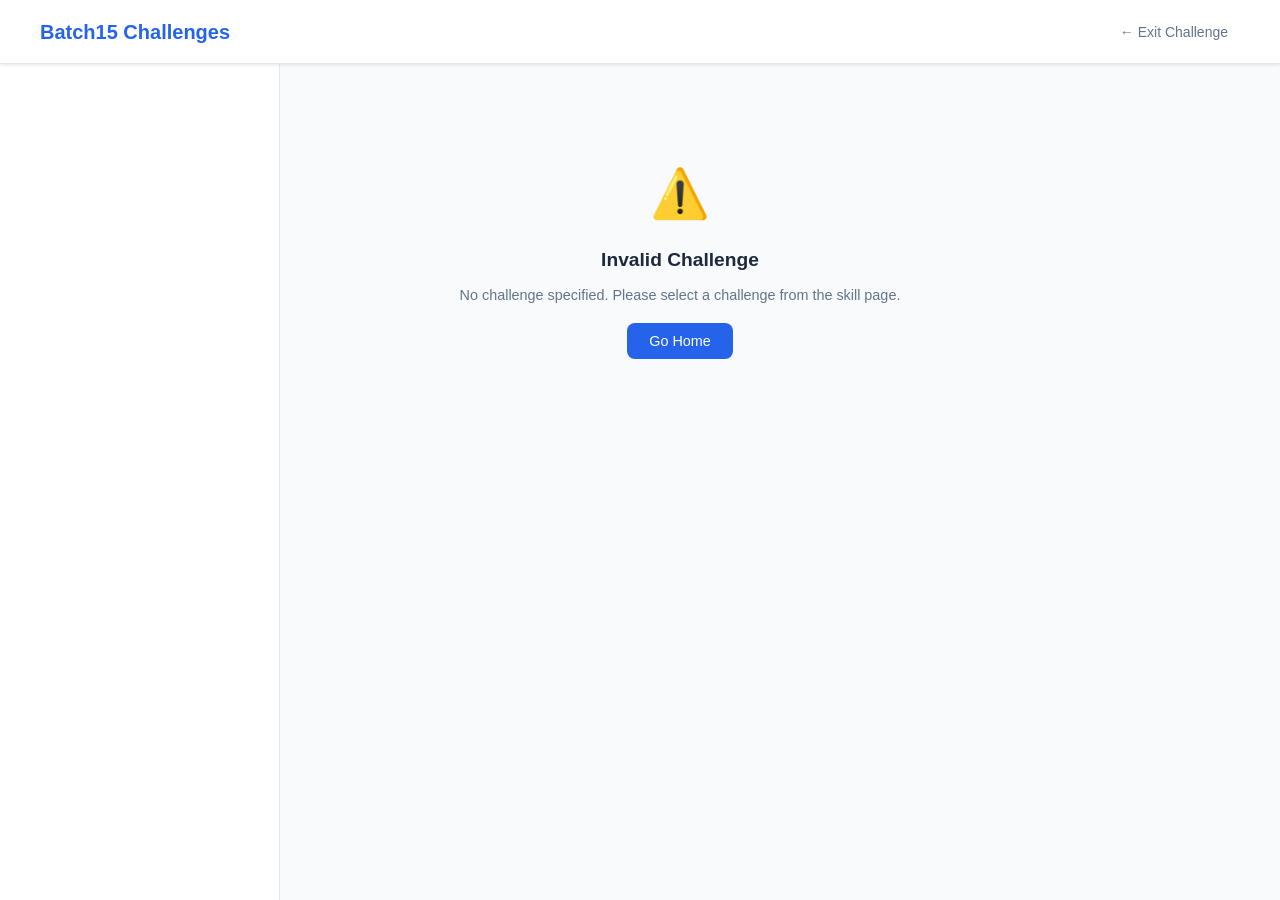
<file: quiz/CS15B_Project/challenge.html>
<!DOCTYPE html>
<html lang="en">
<head>
  <meta charset="UTF-8">
  <meta name="viewport" content="width=device-width, initial-scale=1.0">
  <title>Challenge - Batch15 Challenges</title>
  <meta name="description" content="Take a challenge and test your skills.">
  <link rel="stylesheet" href="css/style.css">
</head>
<body>
  <nav class="navbar">
    <div class="navbar-inner">
      <a href="index.html" class="navbar-brand">Batch15 Challenges</a>
      <button class="navbar-back" id="backBtn">&larr; Exit Challenge</button>
    </div>
  </nav>

  <div class="challenge-page" id="challengePage">
    <aside class="challenge-sidebar" id="challengeSidebar">
      <div id="sidebarContent">
        <div class="loading">Loading...</div>
      </div>
    </aside>
    <main class="challenge-main" id="challengeMain">
      <div id="challengeContent">
        <div class="loading">Loading challenge...</div>
      </div>
    </main>
  </div>

  <!-- Toast Container -->
  <div class="toast-container" id="toastContainer"></div>

  <!-- Warning Overlay (Tab Switch / Inactivity) -->
  <div id="warningOverlay" class="warning-overlay" style="display:none;">
    <div class="warning-overlay-content">
      <div class="icon">&#x26A0;&#xFE0F;</div>
      <h2 id="warningTitle">Warning!</h2>
      <p id="warningMessage">You have left the challenge page.</p>
      <div class="warning-count" id="warningCount">Warning <span id="warningNum">1</span> of <span id="warningMax">3</span></div>
      <button class="btn btn-primary" id="warningDismiss">Return to Challenge</button>
    </div>
  </div>

  <!-- Anti-Cheat Speed Block Overlay -->
  <div id="speedBlockOverlay" class="warning-overlay" style="display:none;">
    <div class="warning-overlay-content">
      <div class="icon">&#x23F3;</div>
      <h2>Answering Too Fast!</h2>
      <p>Your answers are being submitted too quickly. Please wait before continuing.</p>
      <div id="speedBlockTimer" style="font-size:2rem;font-weight:700;color:var(--danger);margin-bottom:16px;">5</div>
      <p style="font-size:0.85rem;color:var(--text-light);">You can continue when the timer reaches 0.</p>
    </div>
  </div>

  <!-- Results Modal -->
  <div id="resultsModalOverlay" class="modal-overlay" style="display:none;">
    <div class="modal">
      <div class="modal-header">
        <h2>Challenge Results</h2>
        <button class="modal-close" id="resultsClose">&times;</button>
      </div>
      <div class="modal-body" id="resultsBody"></div>
      <div class="modal-footer">
        <button class="btn btn-outline" id="resultsCloseBtn">Close</button>
        <button class="btn btn-primary" id="certificateBtn">Get Certificate</button>
      </div>
    </div>
  </div>

  <!-- Certificate Modal -->
  <div id="certModalOverlay" class="modal-overlay" style="display:none;">
    <div class="modal">
      <div class="modal-header">
        <h2 id="certModalTitle">Your Certificate</h2>
        <button class="modal-close" id="certClose">&times;</button>
      </div>
      <div class="modal-body" id="certBody">
        <div id="certFormSection">
          <form class="cert-form" id="certForm">
            <div class="form-group">
              <label for="firstName">First Name</label>
              <input type="text" id="firstName" required placeholder="Enter your first name">
            </div>
            <div class="form-group">
              <label for="secondName">Second Name</label>
              <input type="text" id="secondName" required placeholder="Enter your second name">
            </div>
            <div class="form-group">
              <label for="thirdName">Third Name</label>
              <input type="text" id="thirdName" required placeholder="Enter your third name">
            </div>
            <div class="form-group">
              <label for="studentPic">Upload Picture</label>
              <input type="file" id="studentPic" class="file-input" accept="image/*">
            </div>
            <button type="submit" class="btn btn-primary" style="width:100%;justify-content:center;">Generate Certificate</button>
          </form>
        </div>
        <div id="certDisplaySection" style="display:none;"></div>
      </div>
      <div class="modal-footer" id="certFooter" style="display:none;">
        <button class="btn btn-outline" id="certPrint">&#x1F5A8; Print</button>
        <button class="btn btn-secondary" id="certDownloadPdf">&#x1F4C4; Download PDF</button>
        <button class="btn btn-secondary" id="certDownloadPng">&#x1F4F7; Download PNG</button>
        <button class="btn btn-primary" id="certShare">&#x1F517; Share</button>
      </div>
    </div>
  </div>

  <script src="js/data.js"></script>
  <script src="js/challenge.js"></script>
</body>
</html>
</file>
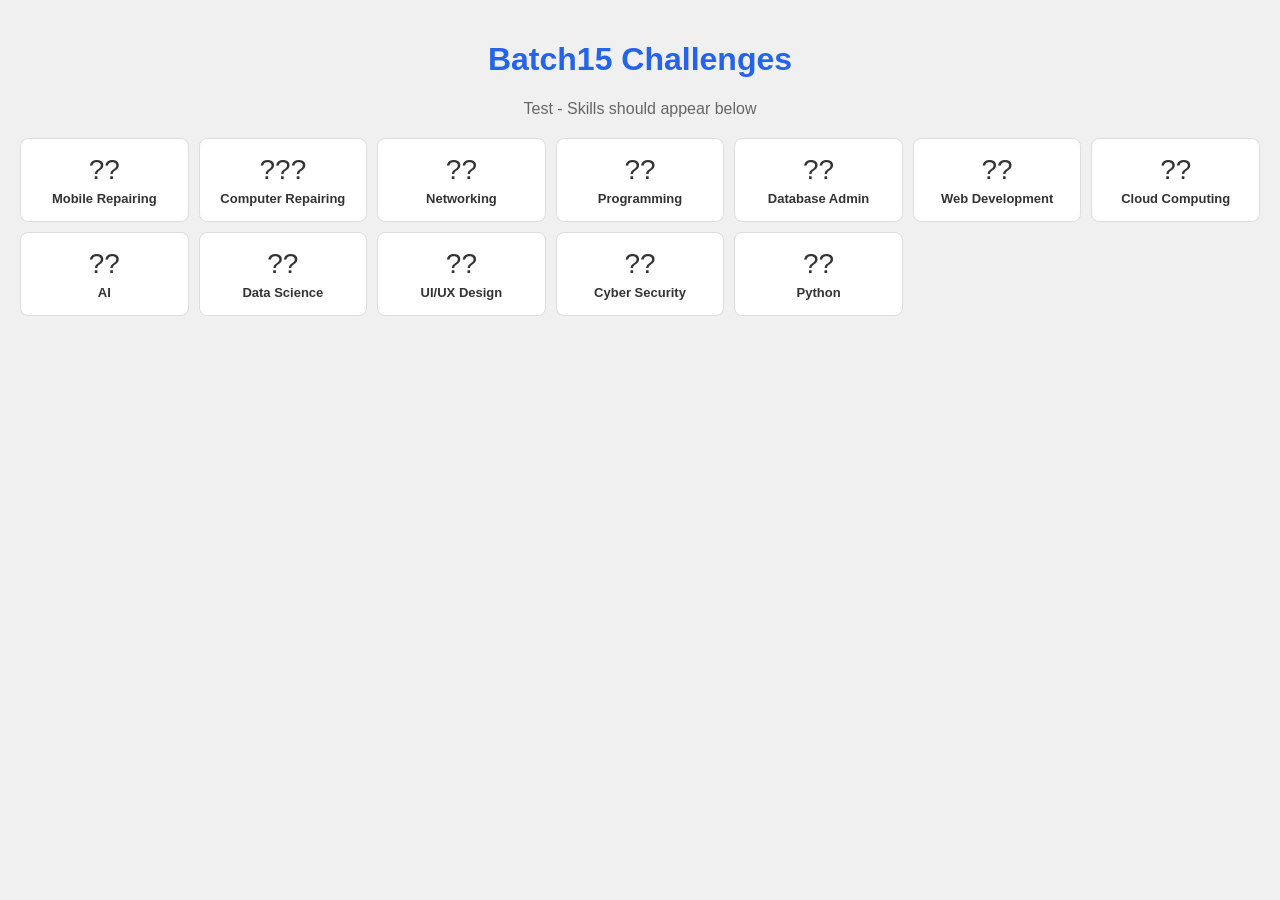
<file: quiz/CS15B_Project/simple-test.html>
<!DOCTYPE html>
<html>
<head>
<meta charset="UTF-8">
<meta name="viewport" content="width=device-width,initial-scale=1.0">
<title>Test Skills</title>
<style>
body { font-family: Arial, sans-serif; margin: 0; padding: 20px; background: #f0f0f0; color: #333; }
h1 { color: #2563eb; text-align: center; }
.skills { display: grid; grid-template-columns: repeat(auto-fill, minmax(150px,1fr)); gap: 10px; margin-top: 20px; }
.skill { background: white; border: 1px solid #ddd; border-radius: 8px; padding: 15px; text-align: center; cursor: pointer; }
.skill:hover { border-color: #2563eb; box-shadow: 0 2px 8px rgba(0,0,0,0.1); }
.skill .name { font-size: 13px; font-weight: 600; margin-top: 5px; }
.error { background: #fee2e2; color: #991b1b; padding: 15px; border-radius: 8px; margin: 20px 0; text-align: center; }
</style>
</head>
<body>
<h1>Batch15 Challenges</h1>
<p style="text-align:center;color:#666;">Test - Skills should appear below</p>
<div class="skills" id="skillsGrid">Loading...</div>
<script>
var skillsList = [
  { icon: "??", name: "Mobile Repairing" },
  { icon: "???", name: "Computer Repairing" },
  { icon: "??", name: "Networking" },
  { icon: "??", name: "Programming" },
  { icon: "??", name: "Database Admin" },
  { icon: "??", name: "Web Development" },
  { icon: "??", name: "Cloud Computing" },
  { icon: "??", name: "AI" },
  { icon: "??", name: "Data Science" },
  { icon: "??", name: "UI/UX Design" },
  { icon: "??", name: "Cyber Security" },
  { icon: "??", name: "Python" }
];

try {
  var g = document.getElementById('skillsGrid');
  if (!g) throw new Error('skillsGrid NOT found');
  g.innerHTML = '';
  for (var i = 0; i < skillsList.length; i++) {
    var s = skillsList[i];
    var d = document.createElement('div');
    d.className = 'skill';
    d.innerHTML = '<div style="font-size:28px;">' + s.icon + '</div><div class="name">' + s.name + '</div>';
    g.appendChild(d);
  }
  document.title = skillsList.length + ' Skills Loaded';
} catch(e) {
  document.getElementById('skillsGrid').innerHTML = '<div class="error">ERROR: ' + e.message + '</div>';
}
</script>
</body>
</html>
</file>
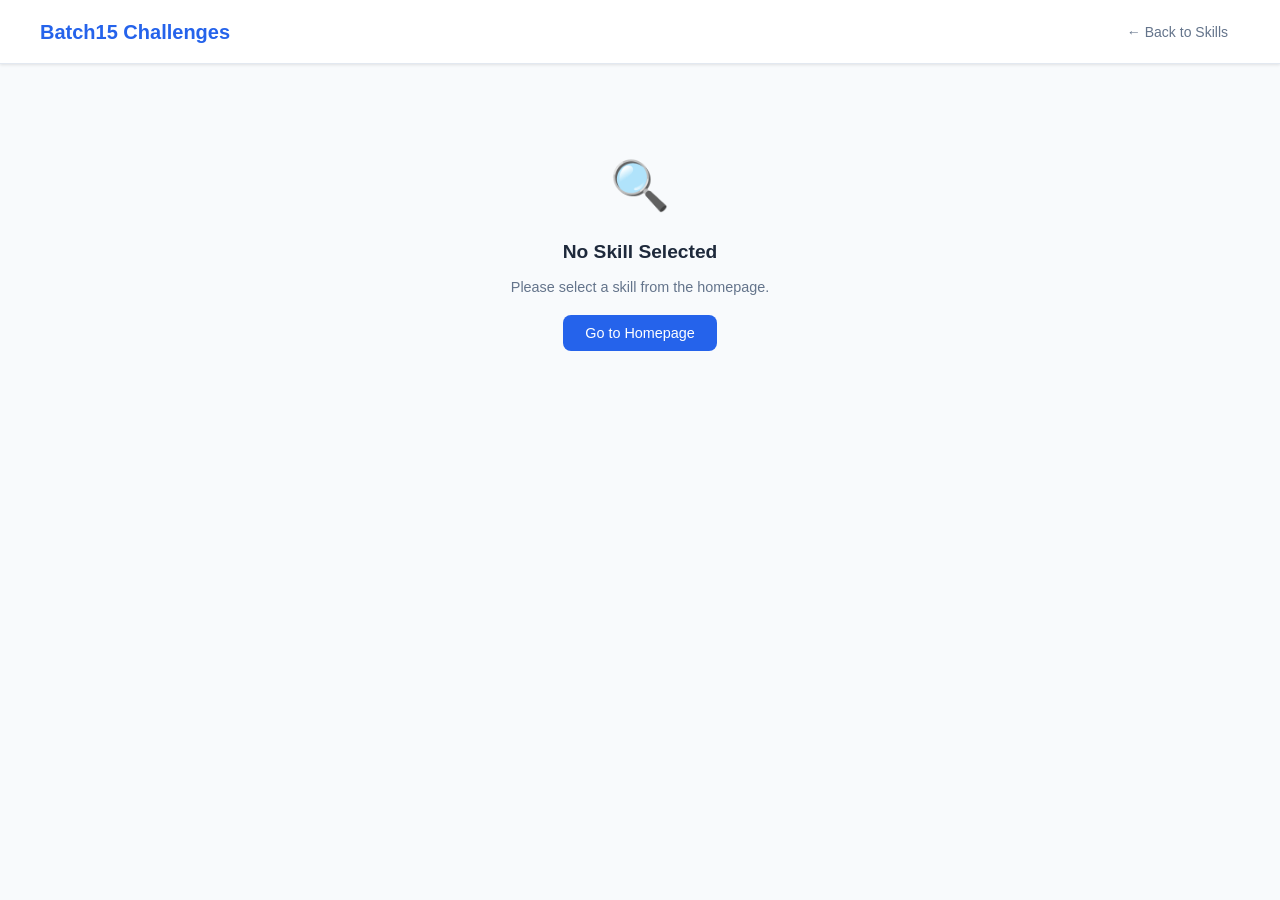
<file: quiz/CS15B_Project/skill.html>
<!DOCTYPE html>
<html lang="en">
<head>
  <meta charset="UTF-8">
  <meta name="viewport" content="width=device-width, initial-scale=1.0">
  <title>Skill Challenges - Batch15 Challenges</title>
  <meta name="description" content="View challenges for selected skill.">
  <link rel="stylesheet" href="css/style.css">
</head>
<body>
  <nav class="navbar">
    <div class="navbar-inner">
      <a href="index.html" class="navbar-brand">Batch15 Challenges</a>
      <button class="navbar-back" onclick="window.location.href='index.html'">&larr; Back to Skills</button>
    </div>
  </nav>

  <div class="container">
    <div id="skillContent">
      <div class="loading">Loading skill details...</div>
    </div>
  </div>

  <script src="js/data.js"></script>
  <script src="js/skill.js"></script>
</body>
</html>
</file>
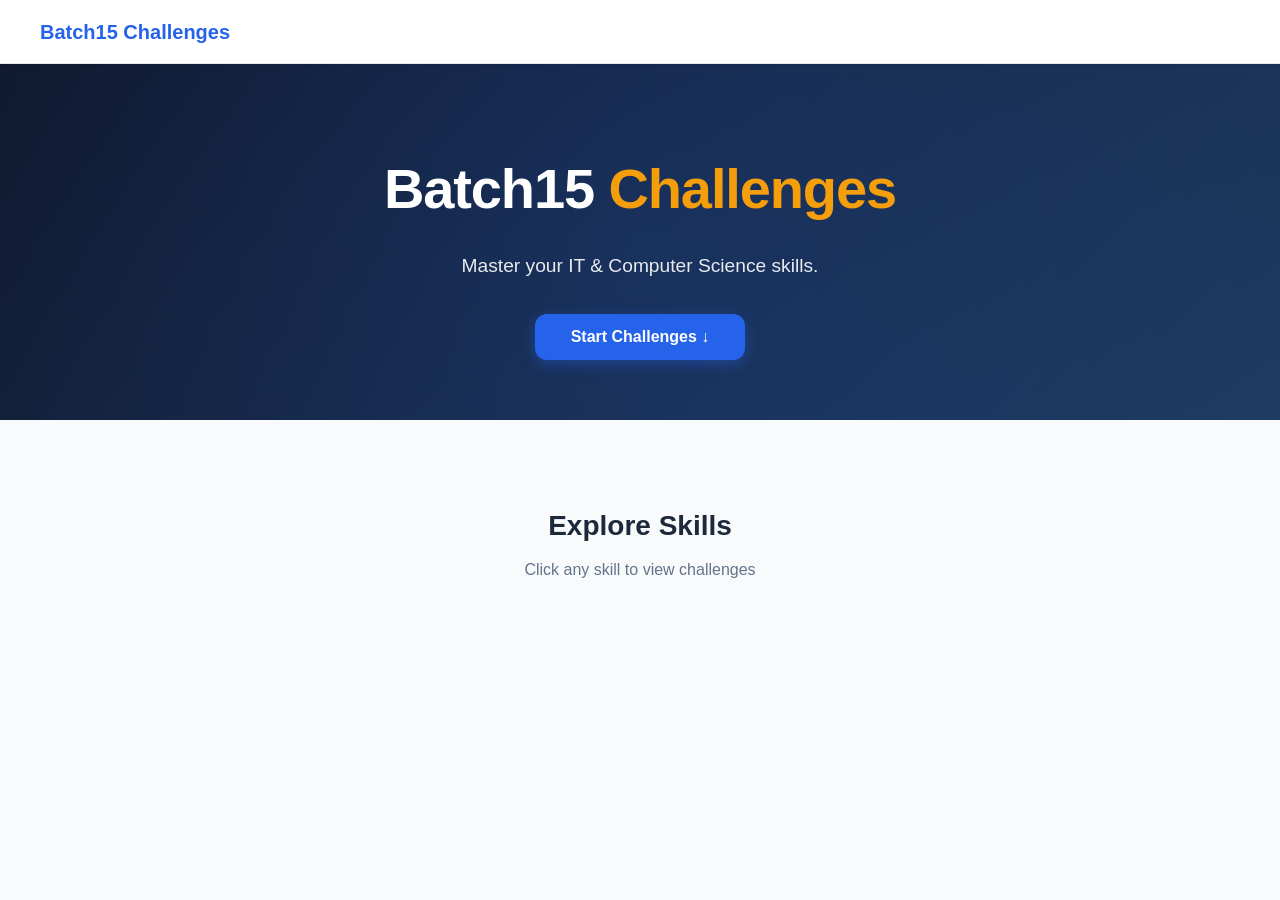
<file: quiz/CS15B_Project/standalone.html>
<!DOCTYPE html><html><head><meta charset='UTF-8'><meta name='viewport' content='width=device-width,initial-scale=1.0'><title>Batch15 Challenges</title><link rel='stylesheet' href='css/style.css'></head><body><nav class='navbar'><div class='navbar-inner'><a href='index.html' class='navbar-brand'>Batch15 Challenges</a><div></div></div></nav><section class='hero'><div class='hero-content'><h1>Batch15 <span>Challenges</span></h1><p>Master your IT &amp; Computer Science skills.</p><button class='hero-btn'>Start Challenges &darr;</button></div></section><div class='container'><section id='skills' class='skills-section'><div class='section-header'><h2>Explore Skills</h2><p>Click any skill to view challenges</p></div><div id='skillsGrid' class='skills-grid'></div></section></div><script>/* ============================================
   Batch15 Challenges - Data Module
   All skills, challenges, and question data
   ============================================ */

var SKILLS = [
  { id:'cyber-security',     name:'Cyber Security',          icon:'\u{1F6E1}\uFE0F', description:'Protect systems and networks from digital attacks.', noQuestions: true },
  { id:'mobile-repairing',   name:'Mobile Repairing',        icon:'\u{1F4F1}',        description:'Diagnose and fix mobile device hardware and software issues.' },
  { id:'computer-repairing', name:'Computer Repairing',      icon:'\u{1F5A5}\uFE0F',  description:'Troubleshoot and repair computer hardware and software.' },
  { id:'networking',         name:'Networking',              icon:'\u{1F5A7}\uFE0F',  description:'Design, implement, and manage computer networks.' },
  { id:'programming',        name:'Programming',             icon:'\u{2328}\uFE0F',   description:'Write and maintain code in various programming languages.' },
  { id:'database-admin',     name:'Database Administration', icon:'\u{1F4BE}',        description:'Manage and maintain database systems and data integrity.' },
  { id:'web-development',    name:'Web Development',         icon:'\u{1F310}',        description:'Build and maintain websites and web applications.' },
  { id:'software-eng',       name:'Software Engineering',    icon:'\u{1F4DD}',        description:'Apply engineering principles to software development.' },
  { id:'cloud-computing',    name:'Cloud Computing',         icon:'\u2601\uFE0F',     description:'Deliver computing services over the internet.' },
  { id:'ai',                 name:'Artificial Intelligence', icon:'\u{1F916}',        description:'Create intelligent systems that mimic human cognition.' },
  { id:'machine-learning',   name:'Machine Learning',        icon:'\u{1F4CA}',        description:'Build systems that learn and improve from data.' },
  { id:'data-science',       name:'Data Science',            icon:'\u{1F4C8}',        description:'Extract insights and knowledge from structured data.' },
  { id:'ui-ux-design',       name:'UI/UX Design',            icon:'\u{1F3A8}',        description:'Design intuitive and engaging user interfaces.' },
  { id:'graphic-design',     name:'Graphic Design',          icon:'\u{1F5BC}\uFE0F',  description:'Create visual content to communicate messages.' },
  { id:'linux-admin',        name:'Linux Administration',    icon:'\u{1F427}',        description:'Manage and maintain Linux-based systems.' },
  { id:'windows-admin',      name:'Windows Administration',  icon:'\u{1F4BB}',        description:'Administer Windows server and desktop environments.' },
  { id:'devops',             name:'DevOps',                   icon:'\u{1F504}',        description:'Combine development and operations for faster delivery.' },
  { id:'android-dev',        name:'Android Development',     icon:'\u{1F5A4}',        description:'Build applications for Android devices.' },
  { id:'ios-dev',            name:'iOS Development',         icon:'\u{1F34F}',        description:'Create applications for Apple iOS devices.' },
  { id:'ethical-hacking',    name:'Ethical Hacking',         icon:'\u{1F575}\uFE0F',  description:'Legally break into systems to test security.' },
  { id:'iot',                name:'IoT',                     icon:'\u{1F4E1}',        description:'Connect physical devices to the internet.' },
  { id:'embedded-systems',   name:'Embedded Systems',        icon:'\u{1FA93}',        description:'Design specialized computing systems.' },
  { id:'api-dev',            name:'API Development',         icon:'\u{1F517}',        description:'Build and maintain application programming interfaces.' },
  { id:'git-github',         name:'Git & GitHub',            icon:'\u{1F5C2}\uFE0F',  description:'Version control and collaborative code management.' },
  { id:'project-mgmt',       name:'Project Management',      icon:'\u{1F4CB}',        description:'Plan, execute, and close projects effectively.' },
  { id:'python',             name:'Python Programming',      icon:'\u{1F40D}',        description:'Write code using the Python programming language.' },
  { id:'java',               name:'Java Programming',        icon:'\u2615',           description:'Develop applications using Java.' },
  { id:'javascript',         name:'JavaScript Programming',  icon:'\u{1F4D6}',        description:'Build dynamic web content with JavaScript.' },
  { id:'cpp',                name:'C++ Programming',         icon:'\u{1F4C4}',        description:'Write high-performance code in C++.' },
  { id:'csharp',             name:'C# Programming',          icon:'\u{1F468}\u200D\u{1F4BB}', description:'Develop applications using C#.' },
  { id:'php-dev',            name:'PHP Development',         icon:'\u{1F4F7}',        description:'Build server-side web applications with PHP.' },
  { id:'ruby',               name:'Ruby Programming',        icon:'\u{1F48E}',        description:'Write elegant code with Ruby.' },
  { id:'swift',              name:'Swift Programming',       icon:'\u{1F34E}',        description:'Develop iOS and macOS applications with Swift.' },
  { id:'golang',             name:'Go Programming',          icon:'\u{1F40A}',        description:'Build efficient software with Go.' },
  { id:'rust',               name:'Rust Programming',        icon:'\u{2699}\uFE0F',   description:'Write safe and fast code in Rust.' },
  { id:'typescript',         name:'TypeScript',              icon:'\u{1F4DD}',        description:'Write typed JavaScript with TypeScript.' },
  { id:'react-dev',          name:'React Development',       icon:'\u269B\uFE0F',     description:'Build user interfaces with React.' },
  { id:'nodejs',             name:'Node.js Development',     icon:'\u{1F539}',        description:'Build server-side apps with Node.js.' },
  { id:'angular',            name:'Angular Development',     icon:'\u{1F4CD}',        description:'Create dynamic web apps with Angular.' },
  { id:'vuejs',              name:'Vue.js Development',      icon:'\u{1F5A4}',        description:'Build progressive web apps with Vue.js.' },
  { id:'docker-kubernetes',  name:'Docker & Kubernetes',     icon:'\u{1F433}',        description:'Containerize and orchestrate applications.' },
  { id:'aws',                name:'AWS Cloud',               icon:'\u2601\uFE0F',     description:'Leverage Amazon Web Services for cloud solutions.' },
  { id:'azure',              name:'Microsoft Azure',         icon:'\u{1F4E6}',        description:'Use Microsoft cloud platform services.' },
  { id:'gcp',                name:'Google Cloud Platform',   icon:'\u{1F30D}',        description:'Utilize Google cloud computing services.' },
  { id:'blockchain',         name:'Blockchain Development',  icon:'\u{1F3DB}\uFE0F',  description:'Build decentralized applications and smart contracts.' },
  { id:'game-dev',           name:'Game Development',        icon:'\u{1F3AE}',        description:'Create interactive games for various platforms.' },
  { id:'ar-vr',              name:'AR/VR Development',       icon:'\u{1F453}',        description:'Build augmented and virtual reality experiences.' },
  { id:'robotics',           name:'Robotics',                icon:'\u{1F916}',        description:'Design and program robotic systems.' },
  { id:'big-data',           name:'Big Data',                icon:'\u{1F4CA}',        description:'Process and analyze large-scale data sets.' },
  { id:'sys-admin',          name:'System Administration',   icon:'\u{1F5A5}\uFE0F',  description:'Manage and maintain IT infrastructure.' },
  { id:'network-security',   name:'Network Security',        icon:'\u{1F6E1}\uFE0F',  description:'Protect network infrastructure from threats.' },
  { id:'cryptography',       name:'Cryptography',            icon:'\u{1F512}',        description:'Secure communication through encryption.' },
  { id:'digital-marketing',  name:'Digital Marketing',       icon:'\u{1F4F1}',        description:'Promote brands through digital channels.' },
  { id:'seo',                name:'SEO',                     icon:'\u{1F50D}',        description:'Optimize websites for search engines.' },
  { id:'computer-fund',      name:'Computer Fundamentals',   icon:'\u{1F4B0}',        description:'Understand basic computer concepts and operations.' }
];

var CHALLENGES = {
  'mobile-repairing': [
    { id:'keypad-repairing-01',  name:'Keypad Repairing 01',  topics:['keypad','buttons','keyboard matrix','flex cable','keypad ic','trackpad'] },
    { id:'keypad-repairing-02',  name:'Keypad Repairing 02',  topics:['keypad','soldering','multimeter','short circuit','keypad controller'] },
    { id:'keypad-repairing-03',  name:'Keypad Repairing 03',  topics:['keypad','water damage','corrosion','keypad replacement','testing'] },
    { id:'android-repairing-01', name:'Android Repairing 01', topics:['android','screen replacement','battery','charging port','power ic'] },
    { id:'android-repairing-02', name:'Android Repairing 02', topics:['android','motherboard','bga rework','cpu','emmc','thernal paste'] },
    { id:'android-repairing-03', name:'Android Repairing 03', topics:['android','software','unlock','frp','firmware','bootloader'] },
    { id:'iphone-repairing-01',  name:'iPhone Repairing 01',  topics:['iphone','screen','battery','charging ic','face id','touch id'] },
    { id:'iphone-repairing-02',  name:'iPhone Repairing 02',  topics:['iphone','baseband','network ic','audio ic','power management'] },
    { id:'iphone-repairing-03',  name:'iPhone Repairing 03',  topics:['iphone','microsoldering','board repair','water damage','component level'] },
    { id:'computer-repairing-01',name:'Computer Repairing 01',topics:['computer','hardware','motherboard','cpu','ram','psu'] },
    { id:'computer-repairing-02',name:'Computer Repairing 02',topics:['computer','storage','hdd','ssd','data recovery','raid'] },
    { id:'computer-repairing-03',name:'Computer Repairing 03',topics:['computer','laptop','display','keyboard','thermal','fan'] }
  ],
  'computer-repairing': [
    { id:'basic-hardware-01',  name:'Basic Hardware 01',  topics:['motherboard','cpu','ram','psu','case','cooling'] },
    { id:'basic-hardware-02',  name:'Basic Hardware 02',  topics:['storage','hdd','ssd','optical drive','cables','ports'] },
    { id:'basic-hardware-03',  name:'Basic Hardware 03',  topics:['gpu','expansion cards','bios','cmos','jumpers'] },
    { id:'laptop-repair-01',   name:'Laptop Repair 01',   topics:['laptop','disassembly','screen','keyboard','touchpad','hinge'] },
    { id:'laptop-repair-02',   name:'Laptop Repair 02',   topics:['laptop','power jack','dc jack','charging','battery','inverter'] },
    { id:'troubleshooting-01', name:'Troubleshooting 01',  topics:['diagnostics','post','beep codes','error','blue screen','freeze'] }
  ],
  'networking': [
    { id:'net-fundamentals-01', name:'Net Fundamentals 01', topics:['osi model','tcp ip','ip addressing','subnet','dns','dhcp'] },
    { id:'net-fundamentals-02', name:'Net Fundamentals 02', topics:['routing','switching','vlan','nat','acl','firewall'] },
    { id:'net-fundamentals-03', name:'Net Fundamentals 03', topics:['wireless','wifi','bluetooth','rf','antenna','signal'] },
    { id:'cabling-01',         name:'Cabling & Connectors', topics:['ethernet','cable','rj45','fiber','coaxial','twisted pair'] },
    { id:'network-devices-01', name:'Network Devices 01',   topics:['router','switch','hub','bridge','gateway','repeater'] }
  ],
  'programming': [
    { id:'programming-basics-01', name:'Programming Basics 01', topics:['variables','data types','operators','control flow','loops'] },
    { id:'programming-basics-02', name:'Programming Basics 02', topics:['functions','arrays','strings','pointers','recursion'] },
    { id:'oop-01',                name:'OOP Concepts 01',        topics:['class','object','inheritance','polymorphism','encapsulation','abstraction'] },
    { id:'ds-algo-01',            name:'Data Structures 01',     topics:['array','linked list','stack','queue','tree','graph'] },
    { id:'ds-algo-02',            name:'Algorithms 01',          topics:['sorting','searching','dynamic programming','greedy','complexity'] }
  ],
  'database-admin': [
    { id:'sql-basics-01', name:'SQL Basics 01', topics:['select','insert','update','delete','where','join'] },
    { id:'sql-basics-02', name:'SQL Basics 02', topics:['group by','having','order by','subquery','index','view'] },
    { id:'db-design-01',  name:'DB Design 01',  topics:['normalization','er diagram','primary key','foreign key','constraint','schema'] },
    { id:'db-admin-01',   name:'DB Admin 01',   topics:['backup','restore','security','user','permission','transaction'] }
  ],
  'web-development': [
    { id:'html-01',  name:'HTML Fundamentals', topics:['html','tags','forms','tables','semantic','attributes'] },
    { id:'css-01',   name:'CSS Styling',       topics:['css','selectors','flexbox','grid','responsive','animation'] },
    { id:'js-web-01',name:'JavaScript Web',    topics:['dom','events','fetch','ajax','local storage','promises'] },
    { id:'frontend-01',name:'Frontend Dev',    topics:['react','vue','angular','sass','webpack','spa'] },
    { id:'backend-01', name:'Backend Dev',     topics:['node','express','php','api','rest','middleware'] }
  ],
  'software-eng': [
    { id:'sdlc-01',    name:'SDLC Models',     topics:['waterfall','agile','scrum','devops','v-model','iteration'] },
    { id:'req-01',     name:'Requirements',    topics:['functional','non-functional','use case','user story','acceptance'] },
    { id:'testing-01', name:'Testing',         topics:['unit test','integration','system','acceptance','tdd','regression'] },
    { id:'design-01',  name:'Design Patterns', topics:['singleton','factory','observer','strategy','mvc','dependency'] }
  ],
  'cloud-computing': [
    { id:'cloud-basics-01', name:'Cloud Basics 01',   topics:['iaas','paas','saas','public','private','hybrid'] },
    { id:'cloud-basics-02', name:'Cloud Basics 02',   topics:['virtualization','hypervisor','scaling','load balancer','cdn'] },
    { id:'cloud-deploy-01', name:'Cloud Deployment',  topics:['deployment','ci/cd','container','orchestration','terraform'] }
  ],
  'ai': [
    { id:'ai-basics-01', name:'AI Fundamentals', topics:['neural network','deep learning','nlp','computer vision','turing test','agent'] },
    { id:'ai-algo-01',   name:'AI Algorithms',   topics:['search','genetic','fuzzy logic','expert system','bayesian','reinforcement'] }
  ],
  'machine-learning': [
    { id:'ml-basics-01', name:'ML Fundamentals',  topics:['supervised','unsupervised','regression','classification','clustering','overfitting'] },
    { id:'ml-algo-01',   name:'ML Algorithms 01', topics:['linear regression','decision tree','svm','knn','k-means','naive bayes'] },
    { id:'ml-algo-02',   name:'ML Algorithms 02', topics:['random forest','gradient boosting','pca','neural network','deep learning','cnn'] }
  ],
  'data-science': [
    { id:'ds-basics-01', name:'Data Science Basics', topics:['pandas','numpy','visualization','statistics','probability','correlation'] },
    { id:'ds-analysis-01',name:'Data Analysis',      topics:['cleaning','transformation','exploration','hypothesis','outlier','feature'] }
  ],
  'ui-ux-design': [
    { id:'ui-basics-01', name:'UI Design Basics', topics:['color','typography','layout','alignment','contrast','hierarchy'] },
    { id:'ux-basics-01', name:'UX Design Basics', topics:['user research','wireframe','prototype','usability','accessibility','persona'] },
    { id:'ui-tools-01',  name:'Design Tools',     topics:['figma','sketch','adobe xd','photoshop','illustrator','invision'] }
  ],
  'graphic-design': [
    { id:'gd-basics-01', name:'Design Fundamentals', topics:['composition','balance','proximity','color theory','typography','branding'] },
    { id:'gd-software-01',name:'Design Software',    topics:['photoshop','illustrator','indesign','coreldraw','gimp','canva'] }
  ],
  'linux-admin': [
    { id:'linux-basics-01', name:'Linux Basics 01',   topics:['commands','filesystem','permissions','users','groups','shell'] },
    { id:'linux-basics-02', name:'Linux Basics 02',   topics:['bash scripting','cron','systemd','services','logging','process'] },
    { id:'linux-admin-01',  name:'Linux Admin',       topics:['package mgmt','network config','firewall','selinux','lvm','raid'] }
  ],
  'windows-admin': [
    { id:'win-basics-01', name:'Windows Basics 01', topics:['desktop','control panel','file explorer','users','groups','permissions'] },
    { id:'win-admin-01',  name:'Windows Admin',     topics:['active directory','group policy','dns','dhcp','powershell','iis'] },
    { id:'win-server-01', name:'Windows Server',    topics:['domain controller','fsmo','rds','wsus','backup','hyper-v'] }
  ],
  'devops': [
    { id:'devops-basics-01', name:'DevOps Basics',   topics:['ci/cd','automation','monitoring','logging','infrastructure','agile'] },
    { id:'devops-tools-01',  name:'DevOps Tools',    topics:['jenkins','gitlab ci','github actions','ansible','terraform','prometheus'] },
    { id:'container-01',     name:'Containerization',topics:['docker','kubernetes','pod','service','deployment','helm'] }
  ],
  'android-dev': [
    { id:'android-basics-01', name:'Android Basics 01', topics:['activity','fragment','layout','intent','manifest','resources'] },
    { id:'android-basics-02', name:'Android Basics 02', topics:['recyclerview','navigation','room','viewmodel','livedata','coroutine'] },
    { id:'android-adv-01',    name:'Android Advanced',  topics:['networking','firebase','dependency injection','testing','publishing'] }
  ],
  'ios-dev': [
    { id:'ios-basics-01', name:'iOS Basics 01', topics:['swift','xcode','storyboard','view controller','delegate','table view'] },
    { id:'ios-basics-02', name:'iOS Basics 02', topics:['auto layout','navigation','core data','networking','notification','app lifecycle'] },
    { id:'ios-adv-01',    name:'iOS Advanced',  topics:['swiftui','combine','arkit','core ml','test flight','app store'] }
  ],
  'ethical-hacking': [
    { id:'eh-basics-01', name:'Ethical Hacking Basics', topics:['footprinting','scanning','enumeration','exploitation','social engineering'] },
    { id:'eh-tools-01',  name:'Hacking Tools',          topics:['nmap','metasploit','wireshark','burp suite','john','aircrack'] },
    { id:'eh-adv-01',    name:'Advanced Hacking',       topics:['penetration testing','web app','wireless','reverse engineering','exploit dev'] }
  ],
  'iot': [
    { id:'iot-basics-01', name:'IoT Fundamentals', topics:['sensors','actuators','microcontroller','arduino','raspberry pi','protocol'] },
    { id:'iot-comm-01',   name:'IoT Communication', topics:['mqtt','coap','bluetooth','zigbee','wifi','lorawan'] },
    { id:'iot-projects-01',name:'IoT Projects',     topics:['home automation','smart city','industrial','healthcare','agriculture'] }
  ],
  'embedded-systems': [
    { id:'es-basics-01', name:'Embedded Basics',  topics:['microcontroller','microprocessor','rtos','gpio','interrupt','timer'] },
    { id:'es-prog-01',   name:'Embedded Programming',topics:['c embedded','assembly','register','memory map','bootloader','firmware'] },
    { id:'es-comm-01',   name:'Embedded Communication',topics:['i2c','spi','uart','can','usb','ethernet'] }
  ],
  'api-dev': [
    { id:'api-basics-01', name:'API Basics',     topics:['rest','graphql','soap','http methods','status codes','authentication'] },
    { id:'api-design-01', name:'API Design',     topics:['endpoints','versioning','pagination','rate limiting','error handling','documentation'] },
    { id:'api-security-01',name:'API Security',  topics:['jwt','oauth','api key','cors','xss','csrf'] }
  ],
  'git-github': [
    { id:'git-basics-01', name:'Git Basics 01',    topics:['init','add','commit','push','pull','clone'] },
    { id:'git-basics-02', name:'Git Basics 02',    topics:['branch','merge','rebase','conflict','stash','tag'] },
    { id:'github-01',     name:'GitHub Workflow',  topics:['pull request','fork','issue','actions','pages','code review'] }
  ],
  'project-mgmt': [
    { id:'pm-basics-01', name:'PM Fundamentals', topics:['scope','schedule','cost','quality','risk','stakeholder'] },
    { id:'pm-methods-01',name:'PM Methodologies',topics:['waterfall','agile','scrum','kanban','lean','prince2'] },
    { id:'pm-tools-01',  name:'PM Tools',        topics:['jira','trello','ms project','asana','slack','confluence'] }
  ],
  'python': [
    { id:'py-basics-01', name:'Python Basics 01', topics:['syntax','variables','lists','dicts','tuples','control flow'] },
    { id:'py-basics-02', name:'Python Basics 02', topics:['functions','modules','packages','file i/o','exceptions','comprehensions'] },
    { id:'py-adv-01',    name:'Python Advanced',  topics:['decorators','generators','context mgr','multithreading','async','metaclass'] }
  ],
  'java': [
    { id:'java-basics-01', name:'Java Basics 01', topics:['jdk','jre','jvm','syntax','oop','data types'] },
    { id:'java-basics-02', name:'Java Basics 02', topics:['inheritance','interface','abstract','collection','generics','exception'] },
    { id:'java-adv-01',    name:'Java Advanced',  topics:['streams','lambda','reflection','annotation','jdbc','servlet'] }
  ],
  'javascript': [
    { id:'js-basics-01', name:'JS Basics 01', topics:['variables','functions','objects','arrays','scope','closure'] },
    { id:'js-basics-02', name:'JS Basics 02', topics:['prototype','this','callbacks','promises','async await','event loop'] },
    { id:'js-adv-01',    name:'JS Advanced',  topics:['modules','proxy','reflect','symbols','iterators','generators'] }
  ],
  'cpp': [
    { id:'cpp-basics-01', name:'C++ Basics 01', topics:['syntax','pointers','references','classes','inheritance','polymorphism'] },
    { id:'cpp-basics-02', name:'C++ Basics 02', topics:['templates','stl','exceptions','smart pointers','move semantics','lambda'] },
    { id:'cpp-adv-01',    name:'C++ Advanced',  topics:['memory mgmt','multi-threading','design patterns','optimization','metaprogramming'] }
  ],
  'csharp': [
    { id:'csharp-basics-01', name:'C# Basics 01', topics:['syntax','oop','properties','events','delegates','linq'] },
    { id:'csharp-basics-02', name:'C# Basics 02', topics:['async','task','generics','reflection','attributes','serialization'] },
    { id:'csharp-adv-01',    name:'C# Advanced',  topics:['asp.net','entity','wpf','web api','signalr','dependency injection'] }
  ],
  'php-dev': [
    { id:'php-basics-01', name:'PHP Basics 01', topics:['syntax','variables','arrays','sessions','cookies','forms'] },
    { id:'php-basics-02', name:'PHP Basics 02', topics:['oop','pdo','mvc','routing','middleware','composer'] },
    { id:'php-adv-01',    name:'PHP Advanced',  topics:['laravel','symfony','wordpress','security','optimization','testing'] }
  ],
  'ruby': [
    { id:'ruby-basics-01', name:'Ruby Basics 01', topics:['syntax','objects','methods','arrays','hashes','blocks'] },
    { id:'ruby-basics-02', name:'Ruby Basics 02', topics:['symbols','modules','mixins','metaprogramming','yield','enum'] },
    { id:'ruby-adv-01',    name:'Ruby Advanced',  topics:['rails','active record','mvc','gem','testing','deployment'] }
  ],
  'swift': [
    { id:'swift-basics-01', name:'Swift Basics 01', topics:['syntax','variables','optionals','functions','closures','struct'] },
    { id:'swift-basics-02', name:'Swift Basics 02', topics:['protocol','extension','enum','error handling','generics','access control'] },
    { id:'swift-adv-01',    name:'Swift Advanced',  topics:['swiftui','combine','async await','core data','networking','patterns'] }
  ],
  'golang': [
    { id:'go-basics-01', name:'Go Basics 01', topics:['syntax','goroutines','channels','interfaces','structs','slices'] },
    { id:'go-basics-02', name:'Go Basics 02', topics:['error handling','defer','testing','benchmark','json','http server'] },
    { id:'go-adv-01',    name:'Go Advanced',  topics:['concurrency patterns','reflection','code generation','profiling','microservices'] }
  ],
  'rust': [
    { id:'rust-basics-01', name:'Rust Basics 01', topics:['ownership','borrowing','lifetimes','structs','enums','pattern matching'] },
    { id:'rust-basics-02', name:'Rust Basics 02', topics:['traits','generics','closures','iterators','error handling','modules'] },
    { id:'rust-adv-01',    name:'Rust Advanced',  topics:['unsafe','ffi','macros','async','concurrency','cargo'] }
  ],
  'typescript': [
    { id:'ts-basics-01', name:'TypeScript Basics', topics:['types','interfaces','classes','enums','generics','union'] },
    { id:'ts-adv-01',    name:'TypeScript Advanced',topics:['mapped types','conditional types','decorators','module','declaration','utility'] }
  ],
  'react-dev': [
    { id:'react-basics-01', name:'React Basics 01', topics:['jsx','components','props','state','hooks','events'] },
    { id:'react-basics-02', name:'React Basics 02', topics:['useEffect','useContext','useReducer','custom hooks','forms','routing'] },
    { id:'react-adv-01',    name:'React Advanced',  topics:['redux','performance','testing','next.js','ssr','suspense'] }
  ],
  'nodejs': [
    { id:'node-basics-01', name:'Node.js Basics',  topics:['npm','modules','event loop','callbacks','streams','file system'] },
    { id:'node-express-01',name:'Express.js',      topics:['routing','middleware','error handling','template','static files','rest api'] },
    { id:'node-adv-01',    name:'Node.js Advanced',topics:['auth','websockets','clustering','worker threads','security','testing'] }
  ],
  'angular': [
    { id:'angular-basics-01', name:'Angular Basics', topics:['components','modules','templates','directives','services','di'] },
    { id:'angular-adv-01',    name:'Angular Advanced',topics:['routing','forms','http client','pipes','guards','rxjs'] }
  ],
  'vuejs': [
    { id:'vue-basics-01', name:'Vue.js Basics', topics:['vue instance','template','directives','computed','watchers','components'] },
    { id:'vue-adv-01',    name:'Vue.js Advanced',topics:['vuex','router','composition api','mixins','plugins','ssr'] }
  ],
  'docker-kubernetes': [
    { id:'docker-basics-01',  name:'Docker Basics',     topics:['container','image','dockerfile','volume','network','compose'] },
    { id:'k8s-basics-01',     name:'Kubernetes Basics', topics:['pod','deployment','service','configmap','secret','ingress'] },
    { id:'container-adv-01',  name:'Container Advanced',topics:['helm','monitoring','scaling','security','registry','ci/cd'] }
  ],
  'aws': [
    { id:'aws-basics-01', name:'AWS Basics', topics:['ec2','s3','rds','lambda','iam','vpc'] },
    { id:'aws-adv-01',    name:'AWS Advanced',topics:['cloudfront','route53','dynamodb','elasticache','sns','sqs'] },
    { id:'aws-arch-01',   name:'AWS Architecture',topics:['high availability','scaling','disaster recovery','cost optimization','security','serverless'] }
  ],
  'azure': [
    { id:'azure-basics-01', name:'Azure Basics', topics:['vm','blob storage','sql database','function','aad','vnet'] },
    { id:'azure-adv-01',    name:'Azure Advanced',topics:['devops','kubernetes','logic apps','cdn','key vault','monitor'] }
  ],
  'gcp': [
    { id:'gcp-basics-01', name:'GCP Basics', topics:['compute engine','cloud storage','cloud sql','cloud function','iam','vpc'] },
    { id:'gcp-adv-01',    name:'GCP Advanced',topics:['gke','bigquery','pub/sub','dataflow','cloud cdn','cloud armor'] }
  ],
  'blockchain': [
    { id:'bc-basics-01', name:'Blockchain Basics', topics:['block','chain','consensus','mining','hash','ledger'] },
    { id:'bc-dev-01',    name:'Blockchain Dev',    topics:['ethereum','smart contract','solidity','web3','dapp','token'] },
    { id:'bc-adv-01',    name:'Blockchain Advanced',topics:['defi','nft','layer2','cryptography','scalability','governance'] }
  ],
  'game-dev': [
    { id:'gd-basics-01', name:'Game Dev Basics',  topics:['unity','unreal','game loop','physics','collision','rendering'] },
    { id:'gd-adv-01',    name:'Game Dev Advanced',topics:['ai in games','networking','optimization','animation','audio','shaders'] }
  ],
  'ar-vr': [
    { id:'arvr-basics-01', name:'AR/VR Basics',  topics:['headset','tracking','rendering','stereoscopic','immersion','interaction'] },
    { id:'arvr-dev-01',    name:'AR/VR Dev',     topics:['unity ar','arkit','arcore','webxr','3d modeling','lighting'] }
  ],
  'robotics': [
    { id:'robo-basics-01', name:'Robotics Basics', topics:['sensors','actuators','control','kinematics','programming','ros'] },
    { id:'robo-adv-01',    name:'Robotics Advanced',topics:['computer vision','autonomous','manipulation','slam','path planning'] }
  ],
  'big-data': [
    { id:'bd-basics-01', name:'Big Data Basics', topics:['hadoop','spark','mapreduce','hdfs','nosql','data warehouse'] },
    { id:'bd-adv-01',    name:'Big Data Advanced',topics:['kafka','flink','cassandra','hbase','elasticsearch','data lake'] }
  ],
  'sys-admin': [
    { id:'sa-basics-01', name:'SysAdmin Basics', topics:['os','users','permissions','backup','monitoring','logging'] },
    { id:'sa-adv-01',    name:'SysAdmin Advanced',topics:['automation','virtualization','high availability','disaster recovery','performance'] }
  ],
  'network-security': [
    { id:'ns-basics-01', name:'NetSec Basics', topics:['firewall','ids','ips','vpn','acl','segmentation'] },
    { id:'ns-adv-01',    name:'NetSec Advanced',topics:['siem','soar','threat hunting','forensics','zero trust','dlp'] }
  ],
  'cryptography': [
    { id:'crypto-basics-01', name:'Crypto Basics', topics:['symmetric','asymmetric','hash','digital signature','certificate','pki'] },
    { id:'crypto-adv-01',    name:'Crypto Advanced',topics:['aes','rsa','ecc','tls','quantum crypto','key exchange'] }
  ],
  'digital-marketing': [
    { id:'dm-basics-01', name:'Digital Marketing Basics', topics:['social media','email','content','analytics','seo','ppc'] },
    { id:'dm-adv-01',    name:'Digital Marketing Adv',    topics:['conversion','funnel','retargeting','influencer','automation','roi'] }
  ],
  'seo': [
    { id:'seo-basics-01', name:'SEO Basics', topics:['keyword','on-page','off-page','backlink','meta tags','content'] },
    { id:'seo-adv-01',    name:'SEO Advanced',topics:['technical seo','analytics','structured data','mobile','core web vitals','link building'] }
  ],
  'computer-fund': [
    { id:'cf-basics-01', name:'Computer Basics 01', topics:['cpu','memory','storage','input','output','peripheral'] },
    { id:'cf-basics-02', name:'Computer Basics 02', topics:['software','os','files','network','internet','security'] },
    { id:'cf-adv-01',    name:'Computer Concepts',  topics:['binary','logic gates','number system','algorithm','programming','database'] }
  ]
};

/* Question Templates */
var QUESTION_TEMPLATES = {
  mcq: [
    { q:'What is the primary function of {topic} in {skill}?', opts:[
      'To manage data flow and processing',
      'To provide power to the system',
      'To store backup information',
      'To connect external peripherals'
    ]},
    { q:'Which tool is commonly used to test {topic}?', opts:[
      'Multimeter',
      'Oscilloscope',
      'Logic Analyzer',
      'Signal Generator'
    ]},
    { q:'What is a common symptom of a faulty {topic}?', opts:[
      'Intermittent failure',
      'Complete system shutdown',
      'Overheating',
      'No power at all'
    ]},
    { q:'When replacing {topic}, what safety precaution is most important?', opts:[
      'Disconnect power source',
      'Wear anti-static wrist strap',
      'Use insulated tools',
      'Work in a ventilated area'
    }],
    { q:'What is the standard voltage range for {topic}?', opts:[
      '3.3V - 5V',
      '12V - 24V',
      '1.8V - 3.3V',
      '5V - 12V'
    ]},
    { q:'Which component works closely with {topic}?', opts:[
      'Microcontroller',
      'Power supply unit',
      'Cooling fan',
      'Display panel'
    ]},
    { q:'How can you diagnose {topic} issues?', opts:[
      'Visual inspection and testing',
      'Only software diagnostics',
      'By replacing the whole board',
      'Using audio signals only'
    ]},
    { q:'What causes {topic} to fail most often?', opts:[
      'Power surges and overheating',
      'Software bugs',
      'User error',
      'Manufacturing defect'
    ]},
    { q:'Where is {topic} typically located?', opts:[
      'On the main circuit board',
      'Inside the power supply',
      'Attached to the display',
      'In the storage unit'
    ]},
    { q:'What is the lifespan of a typical {topic}?', opts:[
      '3-5 years',
      '1-2 years',
      '5-10 years',
      '10+ years'
    ]}
  ],
  truefalse: [
    '{topic} requires regular maintenance to function properly.',
    '{topic} can be tested using a multimeter.',
    'Replacing {topic} always requires professional equipment.',
    '{topic} is essential for the normal operation of {skill}.',
    'A damaged {topic} can cause complete system failure.',
    '{topic} should only be handled by certified technicians.',
    '{topic} issues can sometimes be fixed without replacement.',
    'The cost of {topic} has decreased significantly in recent years.',
    '{topic} is compatible with all versions of {skill}.',
    'Static electricity can damage {topic}.'
  ]
};

/* Question Generator */
function generateQuestions(skillId, challengeId) {
  const skill = SKILLS.find(s => s.id === skillId);
  if (!skill || skill.noQuestions) return [];
  
  const skillChallenges = CHALLENGES[skillId] || [];
  const challenge = skillChallenges.find(c => c.id === challengeId);
  if (!challenge) return [];
  
  const topics = challenge.topics;
  const questions = [];
  const usedTexts = new Set();
  
  /* Generate MCQ questions */
  let mcqIndex = 0;
  while (questions.length < 30) {
    const template = QUESTION_TEMPLATES.mcq[mcqIndex % QUESTION_TEMPLATES.mcq.length];
    const topic = topics[mcqIndex % topics.length];
    const qText = template.q.replace('{topic}', topic).replace('{skill}', skill.name);
    
    if (!usedTexts.has(qText)) {
      usedTexts.add(qText);
      const correctIdx = mcqIndex % 4;
      const options = [...template.opts];
      /* Shuffle options slightly but keep one correct */
      questions.push({
        type: 'mcq',
        question: qText,
        options: options,
        answer: correctIdx
      });
    }
    mcqIndex++;
  }
  
  /* Generate True/False questions */
  let tfIndex = 0;
  while (questions.length < 52) {
    const template = QUESTION_TEMPLATES.truefalse[tfIndex % QUESTION_TEMPLATES.truefalse.length];
    const topic = topics[tfIndex % topics.length];
    const qText = template.replace('{topic}', topic).replace('{skill}', skill.name);
    
    if (!usedTexts.has(qText)) {
      usedTexts.add(qText);
      questions.push({
        type: 'truefalse',
        question: qText,
        options: ['True', 'False'],
        answer: tfIndex % 2 === 0 ? 0 : 1
      });
    }
    tfIndex++;
  }
  
  return shuffleArray(questions);
}

/* Shuffle Array (Fisher-Yates) */
function shuffleArray(arr) {
  const shuffled = [...arr];
  for (let i = shuffled.length - 1; i > 0; i--) {
    const j = Math.floor(Math.random() * (i + 1));
    [shuffled[i], shuffled[j]] = [shuffled[j], shuffled[i]];
  }
  return shuffled;
}

/* Get skill by ID */
function getSkill(skillId) {
  return SKILLS.find(s => s.id === skillId);
}

/* Get challenges for a skill */
function getChallenges(skillId) {
  return CHALLENGES[skillId] || [];
}
 /* ============================================
   Batch15 Challenges - Homepage Logic
   ============================================ */

try {
  console.log('Batch15: main.js loaded');

  if (typeof SKILLS === 'undefined') {
    document.getElementById('skillsGrid').innerHTML = '<div class="empty-state"><div class="icon">&#x26A0;&#xFE0F;</div><h3>Data not loaded</h3><p>SKILLS data is not available. Check that js/data.js loads correctly.</p></div>';
    throw new Error('SKILLS is undefined - data.js may not have loaded');
  }

  const grid = document.getElementById('skillsGrid');
  if (!grid) {
    console.error('Batch15: #skillsGrid not found!');
    return;
  }

  /* Count stats */
  const skillCount = SKILLS.length;
  let challengeCount = 0;
  try {
    Object.keys(CHALLENGES || {}).forEach(function(sid) {
      challengeCount += (CHALLENGES[sid] || []).length;
    });
  } catch(e) {
    console.warn('Batch15: Error counting challenges:', e);
  }

  document.getElementById('statSkills').textContent = skillCount + '+';
  document.getElementById('statChallenges').textContent = challengeCount + '+';
  document.getElementById('statQuestions').textContent = (challengeCount * 52) + '+';

  /* Render skill cards */
  SKILLS.forEach(function(skill) {
    var card = document.createElement('div');
    card.className = 'skill-card' + (skill.noQuestions ? ' skill-card-locked' : '');
    card.innerHTML = '<div class="skill-card-icon">' + skill.icon + '</div><div class="skill-card-name">' + skill.name + '</div>';
    card.addEventListener('click', function() {
      if (skill.noQuestions) {
        showToast('This skill is under development. No questions available yet.', 'info');
        return;
      }
      window.location.href = 'skill.html?skill=' + encodeURIComponent(skill.id);
    });
    grid.appendChild(card);
  });

  console.log('Batch15: Rendered ' + SKILLS.length + ' skills');

  /* Search/filter functionality */
  var searchInput = document.createElement('input');
  searchInput.type = 'text';
  searchInput.placeholder = 'Search skills...';
  searchInput.style.cssText = 'width:100%;max-width:400px;padding:10px 16px;border:1px solid #e2e8f0;border-radius:8px;font-size:0.9rem;margin:0 auto 20px;display:block;outline:none;box-sizing:border-box;';
  searchInput.addEventListener('focus', function() { this.style.borderColor = '#2563eb'; });
  searchInput.addEventListener('blur', function() { this.style.borderColor = '#e2e8f0'; });

  var sectionHeader = document.querySelector('.section-header');
  if (sectionHeader) {
    sectionHeader.after(searchInput);
  }

  searchInput.addEventListener('input', function() {
    var query = this.value.toLowerCase().trim();
    var cards = grid.querySelectorAll('.skill-card');
    for (var i = 0; i < cards.length; i++) {
      var name = cards[i].querySelector('.skill-card-name').textContent.toLowerCase();
      cards[i].style.display = name.indexOf(query) !== -1 ? '' : 'none';
    }
  });

  /* Toast */
  function showToast(message, type) {
    type = type || 'info';
    var container = document.getElementById('toastContainer');
    if (!container) {
      container = document.createElement('div');
      container.id = 'toastContainer';
      container.style.cssText = 'position:fixed;top:80px;right:24px;z-index:1000;display:flex;flex-direction:column;gap:8px;';
      document.body.appendChild(container);
    }
    var toast = document.createElement('div');
    toast.style.cssText = 'padding:14px 20px;border-radius:8px;color:white;font-size:0.9rem;font-weight:500;box-shadow:0 4px 12px rgba(0,0,0,0.1);max-width:380px;animation:slideInRight 0.3s ease;';
    var colors = { warning:'#f59e0b', error:'#ef4444', success:'#10b981', info:'#2563eb' };
    toast.style.background = colors[type] || colors.info;
    toast.textContent = message;
    container.appendChild(toast);
    setTimeout(function() {
      toast.style.opacity = '0';
      toast.style.transition = 'opacity 0.3s';
      setTimeout(function() { toast.remove(); }, 300);
    }, 3000);
  }

} catch(e) {
  console.error('Batch15 Error:', e);
  var el = document.getElementById('skillsGrid');
  if (el) {
    el.innerHTML = '<div class="empty-state"><div class="icon">&#x26A0;&#xFE0F;</div><h3>Something went wrong</h3><p>Error: ' + e.message + '</p></div>';
  }
}
</script></body></html>
</file>
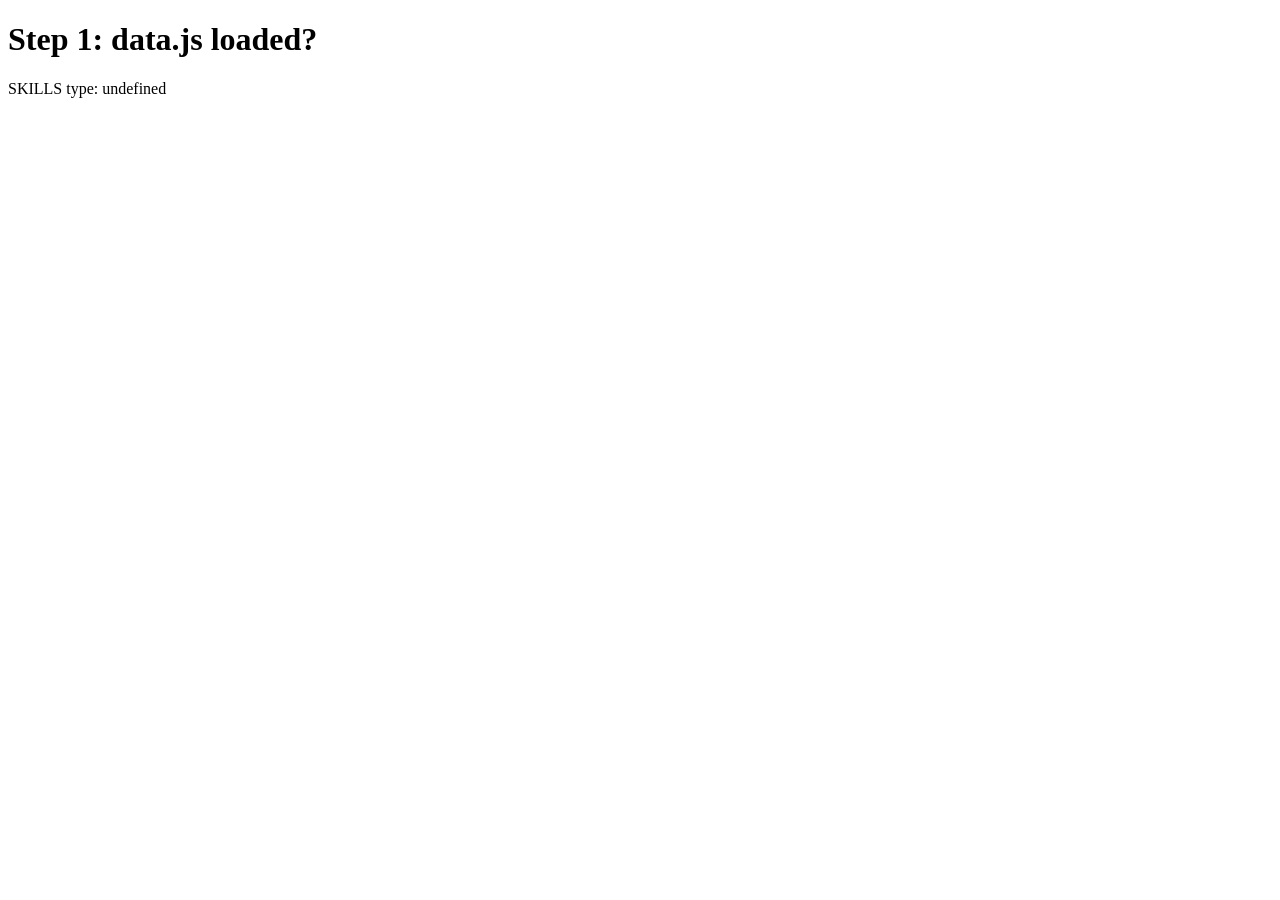
<file: quiz/CS15B_Project/test-skills.html>
<!DOCTYPE html>
<html><head><meta charset="UTF-8"><title>Test</title></head><body>
<h1 id="status">Loading...</h1>
<div id="output"></div>
<script>
try {
  document.getElementById('status').textContent = 'Step 1: data.js loaded?';
  document.getElementById('output').textContent = 'SKILLS type: ' + typeof SKILLS;
} catch(e) {
  document.getElementById('output').textContent = 'Error: ' + e.message;
}
</script>
</body></html>
</file>
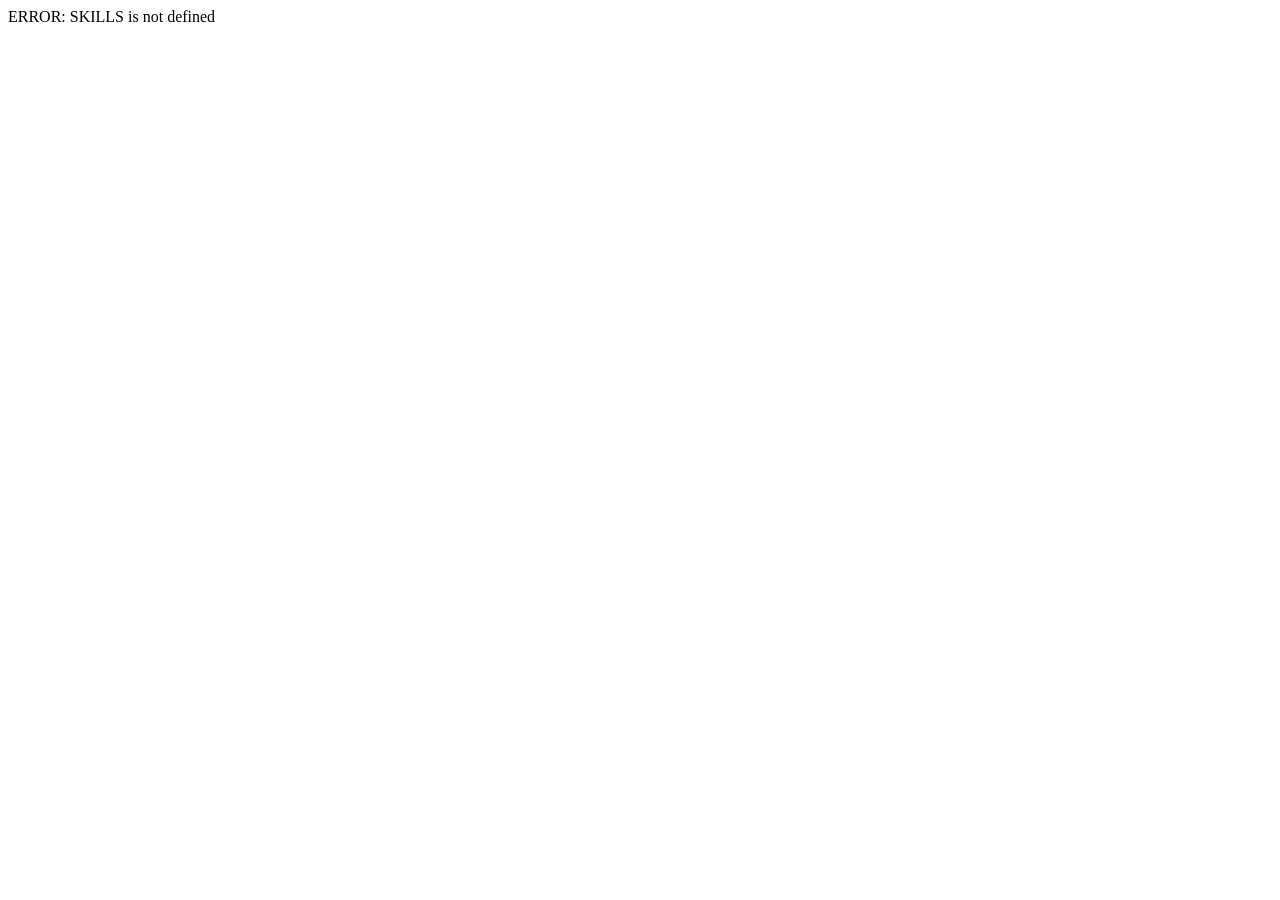
<file: quiz/CS15B_Project/test.html>
<!DOCTYPE html><html><body>
<div id="skillsGrid"></div>
<script src="js/data.js"></script>
<script>
try {
  console.log('SKILLS count:', SKILLS.length);
  console.log('CHALLENGES keys:', Object.keys(CHALLENGES).length);
  document.getElementById('skillsGrid').textContent = 'Skills loaded: ' + SKILLS.length + ', Challenges: ' + Object.keys(CHALLENGES).length;
} catch(e) {
  document.getElementById('skillsGrid').textContent = 'ERROR: ' + e.message;
  console.error('Error:', e);
}
</script></body></html>
</file>
<file: youtube/cs15b/assets/css/style.css>
/* =============================================
   Batch15Tube - Main Stylesheet
   ============================================= */

:root {
    --primary: #6C63FF;
    --primary-dark: #5A52D5;
    --primary-light: #8B85FF;
    --secondary: #FF6584;
    --accent: #00D9A6;
    --bg-primary: #ffffff;
    --bg-secondary: #f9f9f9;
    --bg-tertiary: #f1f1f1;
    --bg-card: #ffffff;
    --text-primary: #0f0f0f;
    --text-secondary: #606060;
    --text-tertiary: #909090;
    --border-color: #e5e5e5;
    --shadow: 0 1px 3px rgba(0,0,0,0.08);
    --shadow-hover: 0 4px 12px rgba(0,0,0,0.12);
    --radius: 12px;
    --radius-sm: 8px;
    --radius-lg: 16px;
    --sidebar-width: 240px;
    --header-height: 60px;
    --transition: all 0.3s cubic-bezier(0.4, 0, 0.2, 1);
}

[data-theme="dark"] {
    --bg-primary: #0f0f0f;
    --bg-secondary: #1a1a1a;
    --bg-tertiary: #272727;
    --bg-card: #1e1e1e;
    --text-primary: #f1f1f1;
    --text-secondary: #aaaaaa;
    --text-tertiary: #717171;
    --border-color: #303030;
    --shadow: 0 1px 3px rgba(0,0,0,0.3);
    --shadow-hover: 0 4px 12px rgba(0,0,0,0.4);
}

*, *::before, *::after {
    margin: 0;
    padding: 0;
    box-sizing: border-box;
}

html {
    scroll-behavior: smooth;
}

body {
    font-family: -apple-system, BlinkMacSystemFont, 'Segoe UI', Roboto, Oxygen, Ubuntu, sans-serif;
    background: var(--bg-primary);
    color: var(--text-primary);
    line-height: 1.6;
    overflow-x: hidden;
    transition: var(--transition);
}

a {
    text-decoration: none;
    color: inherit;
}

ul { list-style: none; }

img { max-width: 100%; display: block; }

/* =============================================
   HEADER
   ============================================= */

.main-header {
    position: fixed;
    top: 0;
    left: 0;
    right: 0;
    height: var(--header-height);
    background: var(--bg-primary);
    border-bottom: 1px solid var(--border-color);
    display: flex;
    align-items: center;
    justify-content: space-between;
    padding: 0 20px;
    z-index: 1000;
    transition: var(--transition);
}

.header-left {
    display: flex;
    align-items: center;
    gap: 16px;
}

.sidebar-toggle {
    background: none;
    border: none;
    font-size: 20px;
    cursor: pointer;
    color: var(--text-primary);
    width: 40px;
    height: 40px;
    border-radius: 50%;
    display: flex;
    align-items: center;
    justify-content: center;
    transition: var(--transition);
}

.sidebar-toggle:hover {
    background: var(--bg-tertiary);
}

.logo {
    display: flex;
    align-items: center;
    gap: 8px;
    font-size: 22px;
    font-weight: 800;
}

.logo-icon {
    color: var(--primary);
    font-size: 28px;
}

.logo-text {
    color: var(--text-primary);
}

.logo-highlight {
    color: var(--primary);
}

.header-center {
    flex: 1;
    max-width: 640px;
    margin: 0 40px;
}

.search-bar {
    display: flex;
    width: 100%;
    border: 2px solid var(--border-color);
    border-radius: 24px;
    overflow: hidden;
    transition: var(--transition);
}

.search-bar:focus-within {
    border-color: var(--primary);
}

.search-input {
    flex: 1;
    padding: 10px 16px;
    border: none;
    outline: none;
    font-size: 15px;
    background: var(--bg-primary);
    color: var(--text-primary);
}

.search-btn {
    padding: 10px 24px;
    background: var(--bg-tertiary);
    border: none;
    cursor: pointer;
    color: var(--text-secondary);
    transition: var(--transition);
}

.search-btn:hover {
    background: var(--border-color);
    color: var(--text-primary);
}

.header-right {
    display: flex;
    align-items: center;
    gap: 8px;
}

.icon-btn {
    width: 40px;
    height: 40px;
    border-radius: 50%;
    border: none;
    background: transparent;
    color: var(--text-primary);
    font-size: 18px;
    cursor: pointer;
    display: flex;
    align-items: center;
    justify-content: center;
    position: relative;
    transition: var(--transition);
}

.icon-btn:hover {
    background: var(--bg-tertiary);
}

.notification-badge {
    position: absolute;
    top: 2px;
    right: 2px;
    background: var(--secondary);
    color: white;
    font-size: 10px;
    width: 18px;
    height: 18px;
    border-radius: 50%;
    display: flex;
    align-items: center;
    justify-content: center;
    font-weight: 700;
}

.user-menu {
    position: relative;
}

.user-avatar-btn {
    display: flex;
    align-items: center;
    gap: 8px;
    background: none;
    border: none;
    cursor: pointer;
    padding: 4px 8px;
    border-radius: 24px;
    transition: var(--transition);
}

.user-avatar-btn:hover {
    background: var(--bg-tertiary);
}

.avatar-img {
    width: 32px;
    height: 32px;
    border-radius: 50%;
    object-fit: cover;
}

.user-name {
    font-size: 14px;
    font-weight: 500;
    color: var(--text-primary);
}

.user-dropdown {
    position: absolute;
    top: 100%;
    right: 0;
    min-width: 220px;
    background: var(--bg-card);
    border: 1px solid var(--border-color);
    border-radius: var(--radius);
    box-shadow: var(--shadow-hover);
    padding: 8px 0;
    display: none;
    z-index: 1001;
}

.user-dropdown.show {
    display: block;
}

.dropdown-item {
    display: flex;
    align-items: center;
    gap: 12px;
    padding: 10px 16px;
    font-size: 14px;
    color: var(--text-primary);
    transition: var(--transition);
}

.dropdown-item:hover {
    background: var(--bg-tertiary);
}

.dropdown-item i {
    width: 20px;
    text-align: center;
    color: var(--text-secondary);
}

.text-danger { color: var(--secondary) !important; }
.text-danger i { color: var(--secondary) !important; }

.dropdown-divider {
    border: none;
    border-top: 1px solid var(--border-color);
    margin: 4px 0;
}

/* =============================================
   LANGUAGE SWITCHER
   ============================================= */

.language-switcher {
    position: relative;
}

.lang-dropdown {
    position: absolute;
    top: 100%;
    right: 0;
    min-width: 160px;
    background: var(--bg-card);
    border: 1px solid var(--border-color);
    border-radius: var(--radius);
    box-shadow: var(--shadow-hover);
    padding: 8px 0;
    display: none;
    z-index: 1001;
}

.lang-dropdown.show { display: block; }

.lang-option {
    display: block;
    padding: 10px 16px;
    font-size: 14px;
    color: var(--text-primary);
    transition: var(--transition);
}

.lang-option:hover {
    background: var(--bg-tertiary);
}

/* =============================================
   BUTTONS
   ============================================= */

.btn {
    display: inline-flex;
    align-items: center;
    gap: 8px;
    padding: 10px 24px;
    border-radius: 24px;
    font-size: 14px;
    font-weight: 600;
    cursor: pointer;
    border: none;
    transition: var(--transition);
    text-decoration: none;
}

.btn-primary {
    background: var(--primary);
    color: white;
}

.btn-primary:hover {
    background: var(--primary-dark);
    transform: translateY(-1px);
}

.btn-outline {
    background: transparent;
    color: var(--primary);
    border: 2px solid var(--primary);
}

.btn-outline:hover {
    background: var(--primary);
    color: white;
}

.btn-lg {
    padding: 14px 32px;
    font-size: 16px;
}

/* =============================================
   SIDEBAR
   ============================================= */

.sidebar {
    position: fixed;
    top: var(--header-height);
    left: 0;
    width: var(--sidebar-width);
    height: calc(100vh - var(--header-height));
    background: var(--bg-primary);
    border-right: 1px solid var(--border-color);
    overflow-y: auto;
    padding: 12px 0;
    z-index: 100;
    transition: var(--transition);
}

.sidebar.collapsed {
    width: 72px;
}

.sidebar.collapsed .sidebar-item span,
.sidebar.collapsed .sidebar-divider {
    display: none;
}

.sidebar-nav {
    display: flex;
    flex-direction: column;
    gap: 2px;
}

.sidebar-item {
    display: flex;
    align-items: center;
    gap: 20px;
    padding: 10px 24px;
    font-size: 14px;
    color: var(--text-primary);
    transition: var(--transition);
    white-space: nowrap;
}

.sidebar-item i {
    font-size: 18px;
    width: 24px;
    text-align: center;
    color: var(--text-secondary);
}

.sidebar-item:hover {
    background: var(--bg-tertiary);
}

.sidebar-item.active {
    background: rgba(108, 99, 255, 0.1);
    color: var(--primary);
    font-weight: 600;
}

.sidebar-item.active i {
    color: var(--primary);
}

.sidebar-divider {
    border: none;
    border-top: 1px solid var(--border-color);
    margin: 8px 16px;
}

/* =============================================
   MAIN CONTENT
   ============================================= */

.main-content {
    margin-top: var(--header-height);
    margin-left: var(--sidebar-width);
    padding: 24px;
    min-height: calc(100vh - var(--header-height));
    transition: var(--transition);
}

.main-content.expanded {
    margin-left: 72px;
}

/* =============================================
   SKILL CARDS
   ============================================= */

.skills-section {
    margin-bottom: 32px;
}

.section-header {
    display: flex;
    align-items: center;
    justify-content: space-between;
    margin-bottom: 20px;
}

.section-title {
    font-size: 22px;
    font-weight: 700;
    color: var(--text-primary);
}

.see-all {
    font-size: 14px;
    color: var(--primary);
    font-weight: 600;
}

.skills-carousel {
    display: flex;
    gap: 16px;
    overflow-x: auto;
    padding: 8px 0 16px;
    scroll-snap-type: x mandatory;
    -ms-overflow-style: none;
    scrollbar-width: none;
}

.skills-carousel::-webkit-scrollbar {
    display: none;
}

.skill-card {
    flex-shrink: 0;
    width: 180px;
    padding: 20px 16px;
    border-radius: var(--radius-lg);
    text-align: center;
    cursor: pointer;
    scroll-snap-align: start;
    transition: var(--transition);
    position: relative;
    overflow: hidden;
}

.skill-card::before {
    content: '';
    position: absolute;
    inset: 0;
    background: linear-gradient(135deg, rgba(255,255,255,0.15) 0%, transparent 100%);
    pointer-events: none;
}

.skill-card:hover {
    transform: translateY(-4px);
    box-shadow: var(--shadow-hover);
}

.skill-card-icon {
    width: 56px;
    height: 56px;
    border-radius: 50%;
    background: rgba(255,255,255,0.2);
    display: flex;
    align-items: center;
    justify-content: center;
    margin: 0 auto 12px;
    font-size: 24px;
    color: white;
}

.skill-card-name {
    font-size: 13px;
    font-weight: 600;
    color: white;
}

/* =============================================
   VIDEO GRID
   ============================================= */

.video-grid {
    display: grid;
    grid-template-columns: repeat(auto-fill, minmax(300px, 1fr));
    gap: 20px;
}

.video-card {
    background: var(--bg-card);
    border-radius: var(--radius);
    overflow: hidden;
    transition: var(--transition);
    cursor: pointer;
}

.video-card:hover {
    transform: translateY(-2px);
    box-shadow: var(--shadow-hover);
}

.video-thumbnail {
    position: relative;
    aspect-ratio: 16/9;
    background: var(--bg-tertiary);
    overflow: hidden;
}

.video-thumbnail img {
    width: 100%;
    height: 100%;
    object-fit: cover;
    transition: var(--transition);
}

.video-card:hover .video-thumbnail img {
    transform: scale(1.05);
}

.video-duration {
    position: absolute;
    bottom: 8px;
    right: 8px;
    background: rgba(0,0,0,0.8);
    color: white;
    padding: 2px 6px;
    border-radius: 4px;
    font-size: 12px;
    font-weight: 600;
}

.video-info {
    padding: 12px;
}

.video-title {
    font-size: 14px;
    font-weight: 600;
    color: var(--text-primary);
    display: -webkit-box;
    -webkit-line-clamp: 2;
    -webkit-box-orient: vertical;
    overflow: hidden;
    margin-bottom: 6px;
}

.video-meta {
    font-size: 12px;
    color: var(--text-secondary);
    display: flex;
    align-items: center;
    gap: 8px;
}

.video-skill-tag {
    display: inline-block;
    padding: 2px 8px;
    border-radius: 4px;
    font-size: 11px;
    font-weight: 600;
    color: white;
}

/* =============================================
   VIDEO LEARNING PAGE
   ============================================= */

.video-page {
    display: grid;
    grid-template-columns: 1fr 360px;
    gap: 24px;
    max-width: 100%;
}

.video-player-wrapper {
    aspect-ratio: 16/9;
    background: #000;
    border-radius: var(--radius);
    overflow: hidden;
}

.video-player-wrapper iframe {
    width: 100%;
    height: 100%;
    border: none;
}

.video-details {
    padding: 16px 0;
}

.video-title-lg {
    font-size: 20px;
    font-weight: 700;
    margin-bottom: 8px;
}

.video-actions {
    display: flex;
    align-items: center;
    gap: 12px;
    flex-wrap: wrap;
    margin: 12px 0;
}

.action-btn {
    display: flex;
    align-items: center;
    gap: 6px;
    padding: 8px 16px;
    border: none;
    border-radius: 24px;
    background: var(--bg-tertiary);
    color: var(--text-primary);
    font-size: 14px;
    cursor: pointer;
    transition: var(--transition);
}

.action-btn:hover {
    background: var(--border-color);
}

.action-btn.active {
    background: var(--primary);
    color: white;
}

.instructor-info {
    display: flex;
    align-items: center;
    gap: 12px;
    padding: 12px 0;
    border-top: 1px solid var(--border-color);
    border-bottom: 1px solid var(--border-color);
    margin: 12px 0;
}

.instructor-avatar {
    width: 40px;
    height: 40px;
    border-radius: 50%;
    object-fit: cover;
}

.video-description {
    padding: 12px 0;
    color: var(--text-secondary);
    font-size: 14px;
    line-height: 1.8;
}

/* Video Progress Bar */
.video-progress-bar {
    width: 100%;
    height: 4px;
    background: var(--bg-tertiary);
    border-radius: 2px;
    margin: 8px 0;
    overflow: hidden;
}

.video-progress-fill {
    height: 100%;
    background: var(--primary);
    border-radius: 2px;
    transition: width 0.3s;
}

/* Comments */
.comments-section {
    margin-top: 24px;
}

.comment-form {
    display: flex;
    gap: 12px;
    margin-bottom: 20px;
}

.comment-form input {
    flex: 1;
    padding: 12px 16px;
    border: 1px solid var(--border-color);
    border-radius: 24px;
    background: var(--bg-primary);
    color: var(--text-primary);
    outline: none;
}

.comment-form input:focus {
    border-color: var(--primary);
}

.comment-item {
    display: flex;
    gap: 12px;
    padding: 12px 0;
}

.comment-avatar {
    width: 36px;
    height: 36px;
    border-radius: 50%;
    object-fit: cover;
}

.comment-body {
    flex: 1;
}

.comment-author {
    font-size: 13px;
    font-weight: 600;
}

.comment-time {
    font-size: 12px;
    color: var(--text-tertiary);
}

.comment-text {
    font-size: 14px;
    margin-top: 4px;
}

/* Playlist Sidebar */
.playlist-sidebar {
    background: var(--bg-card);
    border-radius: var(--radius);
    border: 1px solid var(--border-color);
    overflow: hidden;
    max-height: calc(100vh - 120px);
    position: sticky;
    top: calc(var(--header-height) + 24px);
}

.playlist-header {
    padding: 16px;
    border-bottom: 1px solid var(--border-color);
    background: var(--bg-secondary);
}

.playlist-title {
    font-size: 16px;
    font-weight: 700;
}

.playlist-count {
    font-size: 13px;
    color: var(--text-secondary);
}

.playlist-items {
    overflow-y: auto;
    max-height: calc(100vh - 200px);
}

.playlist-item {
    display: flex;
    gap: 12px;
    padding: 12px 16px;
    cursor: pointer;
    transition: var(--transition);
    border-left: 3px solid transparent;
}

.playlist-item:hover {
    background: var(--bg-tertiary);
}

.playlist-item.active {
    background: rgba(108, 99, 255, 0.08);
    border-left-color: var(--primary);
}

.playlist-thumb {
    width: 120px;
    height: 68px;
    border-radius: 6px;
    object-fit: cover;
    background: var(--bg-tertiary);
    flex-shrink: 0;
}

.playlist-info {
    flex: 1;
    min-width: 0;
}

.playlist-item-title {
    font-size: 13px;
    font-weight: 600;
    display: -webkit-box;
    -webkit-line-clamp: 2;
    -webkit-box-orient: vertical;
    overflow: hidden;
}

.playlist-item-meta {
    font-size: 12px;
    color: var(--text-tertiary);
    margin-top: 4px;
}

/* =============================================
   AUTH PAGES (Login/Register)
   ============================================= */

.auth-page {
    min-height: 100vh;
    display: flex;
    align-items: center;
    justify-content: center;
    background: var(--bg-secondary);
    padding: 20px;
}

.auth-container {
    width: 100%;
    max-width: 440px;
    background: var(--bg-card);
    border-radius: var(--radius-lg);
    padding: 40px;
    box-shadow: var(--shadow);
}

.auth-header {
    text-align: center;
    margin-bottom: 32px;
}

.auth-logo {
    font-size: 32px;
    font-weight: 800;
    color: var(--text-primary);
    margin-bottom: 8px;
}

.auth-subtitle {
    color: var(--text-secondary);
    font-size: 15px;
}

.form-group {
    margin-bottom: 20px;
}

.form-label {
    display: block;
    font-size: 13px;
    font-weight: 600;
    color: var(--text-primary);
    margin-bottom: 6px;
}

.form-input {
    width: 100%;
    padding: 12px 16px;
    border: 2px solid var(--border-color);
    border-radius: var(--radius-sm);
    background: var(--bg-primary);
    color: var(--text-primary);
    font-size: 15px;
    outline: none;
    transition: var(--transition);
}

.form-input:focus {
    border-color: var(--primary);
}

.form-input.error {
    border-color: var(--secondary);
}

.form-checkbox {
    display: flex;
    align-items: center;
    gap: 8px;
    font-size: 14px;
}

.form-checkbox input[type="checkbox"] {
    width: 18px;
    height: 18px;
    accent-color: var(--primary);
}

.forgot-link {
    font-size: 14px;
    color: var(--primary);
    font-weight: 600;
}

.auth-footer {
    text-align: center;
    margin-top: 24px;
    font-size: 14px;
    color: var(--text-secondary);
}

.auth-footer a {
    color: var(--primary);
    font-weight: 600;
}

/* =============================================
   CATEGORIES POPUP
   ============================================= */

.categories-overlay {
    position: fixed;
    inset: 0;
    background: rgba(0,0,0,0.5);
    z-index: 2000;
    display: none;
    align-items: center;
    justify-content: center;
}

.categories-overlay.show {
    display: flex;
}

.categories-popup {
    background: var(--bg-card);
    border-radius: var(--radius-lg);
    width: 90%;
    max-width: 800px;
    max-height: 80vh;
    overflow-y: auto;
    padding: 24px;
}

.categories-header {
    display: flex;
    align-items: center;
    justify-content: space-between;
    margin-bottom: 20px;
}

.categories-header h3 {
    font-size: 20px;
}

.close-btn {
    width: 36px;
    height: 36px;
    border-radius: 50%;
    border: none;
    background: var(--bg-tertiary);
    color: var(--text-primary);
    font-size: 20px;
    cursor: pointer;
    display: flex;
    align-items: center;
    justify-content: center;
}

.categories-grid {
    display: grid;
    grid-template-columns: repeat(auto-fill, minmax(140px, 1fr));
    gap: 12px;
}

.category-card {
    display: flex;
    flex-direction: column;
    align-items: center;
    gap: 8px;
    padding: 16px 12px;
    border-radius: var(--radius);
    background: color-mix(in srgb, var(--cat-color) 15%, transparent);
    color: var(--cat-color);
    font-size: 12px;
    font-weight: 600;
    transition: var(--transition);
}

.category-card:hover {
    background: color-mix(in srgb, var(--cat-color) 25%, transparent);
    transform: translateY(-2px);
}

.category-card i {
    font-size: 24px;
}

/* =============================================
   LANGUAGE POPUP
   ============================================= */

.lang-popup-overlay {
    position: fixed;
    inset: 0;
    background: rgba(0,0,0,0.6);
    z-index: 3000;
    display: none;
    align-items: center;
    justify-content: center;
}

.lang-popup-overlay.show {
    display: flex;
}

.lang-popup {
    background: var(--bg-card);
    border-radius: var(--radius-lg);
    padding: 40px;
    text-align: center;
    max-width: 420px;
    width: 90%;
}

.lang-popup-icon {
    font-size: 48px;
    color: var(--primary);
    margin-bottom: 16px;
}

.lang-popup h2 {
    font-size: 22px;
    margin-bottom: 8px;
}

.lang-popup p {
    color: var(--text-secondary);
    margin-bottom: 24px;
}

.lang-choices {
    display: flex;
    flex-direction: column;
    gap: 12px;
}

.lang-choice {
    display: flex;
    align-items: center;
    gap: 12px;
    padding: 16px 20px;
    border: 2px solid var(--border-color);
    border-radius: var(--radius);
    background: var(--bg-primary);
    cursor: pointer;
    font-size: 16px;
    transition: var(--transition);
}

.lang-choice:hover {
    border-color: var(--primary);
    background: rgba(108, 99, 255, 0.05);
}

.lang-flag {
    font-size: 28px;
}

.lang-name {
    font-weight: 600;
}

/* =============================================
   GUEST RESTRICTION
   ============================================= */

.restriction-overlay {
    position: fixed;
    inset: 0;
    background: rgba(0,0,0,0.7);
    z-index: 3000;
    display: none;
    align-items: center;
    justify-content: center;
}

.restriction-overlay.show {
    display: flex;
}

.restriction-popup {
    background: var(--bg-card);
    border-radius: var(--radius-lg);
    padding: 48px 40px;
    text-align: center;
    max-width: 460px;
    width: 90%;
}

.restriction-icon {
    font-size: 64px;
    color: var(--secondary);
    margin-bottom: 16px;
}

.restriction-popup h2 {
    font-size: 24px;
    margin-bottom: 12px;
}

.restriction-popup p {
    color: var(--text-secondary);
    margin-bottom: 8px;
}

.restriction-popup .btn {
    margin-top: 16px;
}

/* =============================================
   SKILL DETAIL PAGE
   ============================================= */

.skill-hero {
    padding: 48px 32px;
    border-radius: var(--radius-lg);
    color: white;
    margin-bottom: 32px;
    position: relative;
    overflow: hidden;
}

.skill-hero::before {
    content: '';
    position: absolute;
    inset: 0;
    background: linear-gradient(135deg, rgba(255,255,255,0.1), transparent);
}

.skill-hero-content {
    position: relative;
    z-index: 1;
}

.skill-hero h1 {
    font-size: 36px;
    margin-bottom: 8px;
}

.skill-hero p {
    font-size: 16px;
    opacity: 0.9;
    max-width: 600px;
}

.roadmap-list {
    display: flex;
    flex-direction: column;
    gap: 8px;
}

.roadmap-item {
    display: flex;
    align-items: center;
    gap: 16px;
    padding: 16px 20px;
    background: var(--bg-card);
    border-radius: var(--radius);
    border: 1px solid var(--border-color);
    cursor: pointer;
    transition: var(--transition);
}

.roadmap-item:hover {
    transform: translateX(4px);
    border-color: var(--primary);
}

.roadmap-number {
    width: 32px;
    height: 32px;
    border-radius: 50%;
    background: var(--primary);
    color: white;
    display: flex;
    align-items: center;
    justify-content: center;
    font-size: 13px;
    font-weight: 700;
    flex-shrink: 0;
}

.roadmap-name {
    font-size: 15px;
    font-weight: 500;
}

/* =============================================
   ACHIEVEMENTS & BADGES
   ============================================= */

.badges-grid {
    display: grid;
    grid-template-columns: repeat(auto-fill, minmax(100px, 1fr));
    gap: 16px;
}

.badge-item {
    text-align: center;
    padding: 16px;
    border-radius: var(--radius);
    background: var(--bg-card);
    border: 1px solid var(--border-color);
}

.badge-icon {
    font-size: 36px;
    margin-bottom: 8px;
}

.badge-name {
    font-size: 11px;
    font-weight: 600;
    color: var(--text-secondary);
}

/* =============================================
   INFINITE SCROLL
   ============================================= */

.loading-spinner {
    display: flex;
    align-items: center;
    justify-content: center;
    padding: 32px;
}

.spinner {
    width: 40px;
    height: 40px;
    border: 3px solid var(--border-color);
    border-top-color: var(--primary);
    border-radius: 50%;
    animation: spin 0.8s linear infinite;
}

@keyframes spin {
    to { transform: rotate(360deg); }
}

/* =============================================
   TOAST NOTIFICATIONS
   ============================================= */

.toast-container {
    position: fixed;
    top: 80px;
    right: 20px;
    z-index: 9999;
    display: flex;
    flex-direction: column;
    gap: 8px;
}

.toast {
    padding: 14px 20px;
    border-radius: var(--radius-sm);
    color: white;
    font-size: 14px;
    font-weight: 500;
    animation: slideIn 0.3s ease;
    display: flex;
    align-items: center;
    gap: 10px;
    min-width: 280px;
}

.toast-success { background: #10b981; }
.toast-error { background: #ef4444; }
.toast-info { background: var(--primary); }

@keyframes slideIn {
    from {
        transform: translateX(100%);
        opacity: 0;
    }
    to {
        transform: translateX(0);
        opacity: 1;
    }
}

/* =============================================
   SCROLLBAR
   ============================================= */

::-webkit-scrollbar {
    width: 8px;
    height: 8px;
}

::-webkit-scrollbar-track {
    background: var(--bg-secondary);
}

::-webkit-scrollbar-thumb {
    background: var(--border-color);
    border-radius: 4px;
}

::-webkit-scrollbar-thumb:hover {
    background: var(--text-tertiary);
}

/* =============================================
   DASHBOARD STYLES
   ============================================= */

.dashboard-grid {
    display: grid;
    grid-template-columns: repeat(auto-fit, minmax(240px, 1fr));
    gap: 20px;
    margin-bottom: 32px;
}

.dashboard-card {
    background: var(--bg-card);
    border-radius: var(--radius);
    padding: 24px;
    border: 1px solid var(--border-color);
    transition: var(--transition);
}

.dashboard-card:hover {
    transform: translateY(-2px);
    box-shadow: var(--shadow-hover);
}

.card-icon {
    width: 48px;
    height: 48px;
    border-radius: var(--radius);
    display: flex;
    align-items: center;
    justify-content: center;
    font-size: 24px;
    margin-bottom: 16px;
}

.card-value {
    font-size: 28px;
    font-weight: 800;
    margin-bottom: 4px;
}

.card-label {
    font-size: 14px;
    color: var(--text-secondary);
}

.chart-container {
    background: var(--bg-card);
    border-radius: var(--radius);
    padding: 24px;
    border: 1px solid var(--border-color);
    margin-bottom: 20px;
}

.chart-title {
    font-size: 16px;
    font-weight: 700;
    margin-bottom: 16px;
}

/* =============================================
   ADMIN STYLES
   ============================================= */

.admin-layout {
    display: flex;
    min-height: 100vh;
}

.admin-sidebar {
    width: 260px;
    background: var(--bg-card);
    border-right: 1px solid var(--border-color);
    padding: 20px 0;
    position: fixed;
    top: 0;
    left: 0;
    height: 100vh;
    overflow-y: auto;
    z-index: 100;
}

.admin-main {
    flex: 1;
    margin-left: 260px;
    padding: 24px;
}

.admin-header {
    display: flex;
    align-items: center;
    justify-content: space-between;
    margin-bottom: 24px;
}

.admin-stats {
    display: grid;
    grid-template-columns: repeat(auto-fit, minmax(200px, 1fr));
    gap: 16px;
    margin-bottom: 24px;
}

.stat-card {
    background: var(--bg-card);
    border-radius: var(--radius);
    padding: 20px;
    border: 1px solid var(--border-color);
}

.stat-value {
    font-size: 24px;
    font-weight: 800;
}

.stat-label {
    font-size: 13px;
    color: var(--text-secondary);
}

.table-container {
    background: var(--bg-card);
    border-radius: var(--radius);
    border: 1px solid var(--border-color);
    overflow: hidden;
}

.table-header {
    display: flex;
    align-items: center;
    justify-content: space-between;
    padding: 16px 20px;
    border-bottom: 1px solid var(--border-color);
}

.data-table {
    width: 100%;
    border-collapse: collapse;
}

.data-table th,
.data-table td {
    padding: 12px 20px;
    text-align: left;
    font-size: 14px;
    border-bottom: 1px solid var(--border-color);
}

.data-table th {
    background: var(--bg-secondary);
    font-weight: 600;
    color: var(--text-secondary);
    font-size: 12px;
    text-transform: uppercase;
    letter-spacing: 0.5px;
}

.data-table tr:hover td {
    background: var(--bg-tertiary);
}

/* =============================================
   XP & LEVEL BADGE
   ============================================= */

.xp-badge {
    display: inline-flex;
    align-items: center;
    gap: 6px;
    padding: 4px 12px;
    background: linear-gradient(135deg, var(--primary), #FF6584);
    color: white;
    border-radius: 20px;
    font-size: 12px;
    font-weight: 700;
}

.level-badge {
    display: inline-flex;
    align-items: center;
    gap: 4px;
    padding: 2px 8px;
    background: var(--accent);
    color: white;
    border-radius: 12px;
    font-size: 11px;
    font-weight: 700;
}

/* =============================================
   LEADERBOARD
   ============================================= */

.leaderboard-item {
    display: flex;
    align-items: center;
    gap: 16px;
    padding: 12px 16px;
    border-radius: var(--radius);
    transition: var(--transition);
}

.leaderboard-item:hover {
    background: var(--bg-tertiary);
}

.leaderboard-rank {
    width: 32px;
    height: 32px;
    border-radius: 50%;
    display: flex;
    align-items: center;
    justify-content: center;
    font-weight: 800;
    font-size: 14px;
}

.rank-1 { background: #ffd700; color: #000; }
.rank-2 { background: #c0c0c0; color: #000; }
.rank-3 { background: #cd7f32; color: #fff; }

.leaderboard-avatar {
    width: 40px;
    height: 40px;
    border-radius: 50%;
    object-fit: cover;
}

/* =============================================
   RESPONSIVE DEFAULTS
   ============================================= */

@media (max-width: 768px) {
    .video-page {
        grid-template-columns: 1fr;
    }

    .header-center {
        margin: 0 16px;
    }

    .search-bar {
        border-radius: 20px;
    }

    .user-name {
        display: none;
    }

    .categories-grid {
        grid-template-columns: repeat(auto-fill, minmax(100px, 1fr));
    }
}
</file>
<file: youtube/cs15b/assets/css/responsive.css>
/* =============================================
   Batch15Tube - Responsive Styles
   ============================================= */

@media (max-width: 1200px) {
    .video-grid {
        grid-template-columns: repeat(auto-fill, minmax(260px, 1fr));
    }
}

@media (max-width: 992px) {
    .sidebar {
        width: 72px;
    }

    .sidebar .sidebar-item span,
    .sidebar .sidebar-divider {
        display: none;
    }

    .main-content {
        margin-left: 72px;
    }

    .header-center {
        max-width: 400px;
        margin: 0 24px;
    }
}

@media (max-width: 768px) {
    .sidebar {
        transform: translateX(-100%);
        width: var(--sidebar-width);
    }

    .sidebar .sidebar-item span,
    .sidebar .sidebar-divider {
        display: block;
    }

    .sidebar.open {
        transform: translateX(0);
    }

    .main-content {
        margin-left: 0;
    }

    .main-content.expanded {
        margin-left: 0;
    }

    .header-center {
        max-width: 200px;
        margin: 0 12px;
    }

    .search-input {
        font-size: 14px;
        padding: 8px 12px;
    }

    .search-btn {
        padding: 8px 14px;
    }

    .user-name {
        display: none;
    }

    .video-grid {
        grid-template-columns: repeat(auto-fill, minmax(200px, 1fr));
        gap: 12px;
    }

    .skill-hero {
        padding: 32px 20px;
    }

    .skill-hero h1 {
        font-size: 26px;
    }

    .categories-popup {
        padding: 16px;
    }

    .categories-grid {
        grid-template-columns: repeat(auto-fill, minmax(90px, 1fr));
        gap: 8px;
    }

    .auth-container {
        padding: 28px 20px;
    }

    .dashboard-grid {
        grid-template-columns: repeat(auto-fit, minmax(160px, 1fr));
        gap: 12px;
    }

    .video-page {
        grid-template-columns: 1fr;
    }

    .playlist-sidebar {
        max-height: none;
        position: static;
    }

    .lang-popup {
        padding: 28px 20px;
    }

    .restriction-popup {
        padding: 32px 20px;
    }

    .restriction-popup h2 {
        font-size: 20px;
    }
}

@media (max-width: 480px) {
    .main-header {
        padding: 0 12px;
    }

    .header-left {
        gap: 8px;
    }

    .logo-text {
        display: none;
    }

    .header-center {
        max-width: 140px;
        margin: 0 8px;
    }

    .search-btn {
        padding: 8px 12px;
    }

    .header-right {
        gap: 4px;
    }

    .categories-btn {
        display: none;
    }

    .video-grid {
        grid-template-columns: 1fr;
    }

    .video-title-lg {
        font-size: 17px;
    }

    .dashboard-grid {
        grid-template-columns: 1fr 1fr;
    }

    .skills-carousel .skill-card {
        width: 140px;
    }

    .categories-grid {
        grid-template-columns: repeat(auto-fill, minmax(80px, 1fr));
    }

    .category-card {
        padding: 12px 8px;
        font-size: 11px;
    }
}

@media (max-width: 360px) {
    .dashboard-grid {
        grid-template-columns: 1fr;
    }

    .lang-choices {
        gap: 8px;
    }

    .lang-choice {
        padding: 12px 16px;
        font-size: 14px;
    }
}

/* Sidebar overlay for mobile */
.sidebar-overlay {
    display: none;
    position: fixed;
    inset: 0;
    background: rgba(0,0,0,0.4);
    z-index: 98;
}

.sidebar-overlay.show {
    display: block;
}

@media (min-width: 769px) {
    .sidebar-overlay {
        display: none !important;
    }
}

/* RTL Support */
[dir="rtl"] .sidebar {
    left: auto;
    right: 0;
    border-right: none;
    border-left: 1px solid var(--border-color);
}

[dir="rtl"] .main-content {
    margin-left: 0;
    margin-right: var(--sidebar-width);
}

[dir="rtl"] .main-content.expanded {
    margin-left: 0;
    margin-right: 72px;
}

[dir="rtl"] .playlist-item {
    border-left: none;
    border-right: 3px solid transparent;
}

[dir="rtl"] .playlist-item.active {
    border-right-color: var(--primary);
}

[dir="rtl"] .user-dropdown {
    right: auto;
    left: 0;
}

[dir="rtl"] .lang-dropdown {
    right: auto;
    left: 0;
}

[dir="rtl"] .toast-container {
    right: auto;
    left: 20px;
}

@keyframes slideInRTL {
    from {
        transform: translateX(-100%);
        opacity: 0;
    }
    to {
        transform: translateX(0);
        opacity: 1;
    }
}

[dir="rtl"] .toast {
    animation: slideInRTL 0.3s ease;
}

@media (max-width: 992px) {
    [dir="rtl"] .main-content {
        margin-right: 72px;
    }
}

@media (max-width: 768px) {
    [dir="rtl"] .sidebar {
        transform: translateX(100%);
    }

    [dir="rtl"] .sidebar.open {
        transform: translateX(0);
    }

    [dir="rtl"] .main-content {
        margin-right: 0;
    }
}

/* Print Styles */
@media print {
    .main-header,
    .sidebar,
    .playlist-sidebar,
    .video-actions,
    .comment-form {
        display: none !important;
    }

    .main-content {
        margin: 0 !important;
        padding: 0 !important;
    }

    .video-player-wrapper {
        break-inside: avoid;
    }
}
</file>
<file: quiz/CS15B_Project/css/style.css>
/* ============================================
   Batch15 Challenges - Main Stylesheet
   ============================================ */

:root {
  --primary: #2563eb;
  --primary-dark: #1d4ed8;
  --primary-light: #3b82f6;
  --secondary: #0f172a;
  --accent: #f59e0b;
  --success: #10b981;
  --danger: #ef4444;
  --warning: #f59e0b;
  --bg: #f8fafc;
  --card-bg: #ffffff;
  --text: #1e293b;
  --text-light: #64748b;
  --border: #e2e8f0;
  --shadow: 0 1px 3px rgba(0,0,0,0.1);
  --shadow-lg: 0 4px 12px rgba(0,0,0,0.1);
  --radius: 12px;
  --radius-sm: 8px;
  --transition: 0.2s ease;
  --max-width: 1200px;
}

* { margin:0; padding:0; box-sizing:border-box; }
html { scroll-behavior:smooth; }
body {
  font-family: -apple-system, BlinkMacSystemFont, 'Segoe UI', Roboto, Oxygen, Ubuntu, sans-serif;
  background: var(--bg);
  color: var(--text);
  line-height: 1.6;
  min-height: 100vh;
}

a { text-decoration: none; color: var(--primary); }
img { max-width: 100%; display: block; }

/* ====== Navigation ====== */
.navbar {
  background: var(--card-bg);
  border-bottom: 1px solid var(--border);
  padding: 0 24px;
  position: sticky;
  top: 0;
  z-index: 100;
  height: 64px;
  display: flex;
  align-items: center;
  box-shadow: var(--shadow);
}
.navbar-inner {
  max-width: var(--max-width);
  margin: 0 auto;
  width: 100%;
  display: flex;
  align-items: center;
  justify-content: space-between;
}
.navbar-brand {
  font-size: 1.25rem;
  font-weight: 700;
  color: var(--primary);
  display: flex;
  align-items: center;
  gap: 8px;
}
.navbar-brand:hover { color: var(--primary-dark); }
.navbar-back {
  display: flex;
  align-items: center;
  gap: 6px;
  font-size: 0.875rem;
  font-weight: 500;
  color: var(--text-light);
  cursor: pointer;
  border: none;
  background: none;
  padding: 8px 12px;
  border-radius: var(--radius-sm);
  transition: var(--transition);
}
.navbar-back:hover {
  background: var(--border);
  color: var(--text);
}

/* ====== Container ====== */
.container {
  max-width: var(--max-width);
  margin: 0 auto;
  padding: 24px;
}

/* ====== Hero Section ====== */
.hero {
  text-align: center;
  padding: 80px 24px 60px;
  background: linear-gradient(135deg, var(--secondary) 0%, #1e3a5f 100%);
  color: white;
  position: relative;
  overflow: hidden;
}
.hero::before {
  content: '';
  position: absolute;
  top: -50%;
  left: -50%;
  width: 200%;
  height: 200%;
  background: radial-gradient(circle, rgba(37,99,235,0.15) 0%, transparent 60%);
  animation: heroGlow 8s ease-in-out infinite alternate;
}
@keyframes heroGlow {
  0% { transform: translate(0,0); }
  100% { transform: translate(-10%,10%); }
}
.hero-content {
  position: relative;
  z-index: 1;
  max-width: 700px;
  margin: 0 auto;
}
.hero h1 {
  font-size: clamp(2rem, 5vw, 3.5rem);
  font-weight: 800;
  margin-bottom: 16px;
  letter-spacing: -0.02em;
}
.hero h1 span { color: var(--accent); }
.hero p {
  font-size: clamp(1rem, 2vw, 1.2rem);
  opacity: 0.9;
  margin-bottom: 32px;
  line-height: 1.7;
}
.hero-btn {
  display: inline-flex;
  align-items: center;
  gap: 8px;
  padding: 14px 36px;
  background: var(--primary);
  color: white;
  border: none;
  border-radius: var(--radius);
  font-size: 1rem;
  font-weight: 600;
  cursor: pointer;
  transition: var(--transition);
  box-shadow: 0 4px 14px rgba(37,99,235,0.4);
}
.hero-btn:hover {
  background: var(--primary-dark);
  transform: translateY(-2px);
  box-shadow: 0 6px 20px rgba(37,99,235,0.5);
}
.hero-stats {
  display: flex;
  justify-content: center;
  gap: 40px;
  margin-top: 48px;
  flex-wrap: wrap;
}
.hero-stat {
  text-align: center;
}
.hero-stat-num {
  font-size: 1.75rem;
  font-weight: 700;
  color: var(--accent);
}
.hero-stat-label {
  font-size: 0.8rem;
  opacity: 0.8;
  margin-top: 4px;
}

/* ====== Section Headers ====== */
.section-header {
  text-align: center;
  margin-bottom: 40px;
}
.section-header h2 {
  font-size: 1.75rem;
  font-weight: 700;
  margin-bottom: 8px;
}
.section-header p {
  color: var(--text-light);
  font-size: 1rem;
}

/* ====== Skills Grid ====== */
.skills-section {
  padding: 60px 0;
}
.skills-grid {
  display: grid;
  grid-template-columns: repeat(auto-fill, minmax(180px, 1fr));
  gap: 16px;
}
.skill-card {
  background: var(--card-bg);
  border: 1px solid var(--border);
  border-radius: var(--radius-sm);
  padding: 20px 16px;
  text-align: center;
  cursor: pointer;
  transition: var(--transition);
}
.skill-card:hover {
  border-color: var(--primary);
  box-shadow: var(--shadow-lg);
  transform: translateY(-2px);
}
.skill-card-icon {
  font-size: 2rem;
  margin-bottom: 8px;
}
.skill-card-name {
  font-size: 0.85rem;
  font-weight: 600;
  color: var(--text);
}
.skill-card-locked {
  opacity: 0.5;
  cursor: not-allowed;
}

/* ====== Challenges Grid ====== */
.challenges-section {
  padding: 40px 0;
}
.challenges-header {
  display: flex;
  align-items: center;
  gap: 12px;
  margin-bottom: 32px;
  flex-wrap: wrap;
}
.challenges-header h2 { font-size: 1.5rem; }
.challenges-header .skill-badge {
  display: inline-flex;
  align-items: center;
  gap: 6px;
  background: var(--primary);
  color: white;
  padding: 6px 14px;
  border-radius: 20px;
  font-size: 0.85rem;
  font-weight: 500;
}
.challenges-grid {
  display: grid;
  grid-template-columns: repeat(auto-fill, minmax(280px, 1fr));
  gap: 20px;
}
.challenge-card {
  background: var(--card-bg);
  border: 1px solid var(--border);
  border-radius: var(--radius);
  padding: 24px;
  cursor: pointer;
  transition: var(--transition);
}
.challenge-card:hover {
  border-color: var(--primary);
  box-shadow: var(--shadow-lg);
  transform: translateY(-2px);
}
.challenge-card h3 {
  font-size: 1.05rem;
  font-weight: 600;
  margin-bottom: 8px;
}
.challenge-card p {
  font-size: 0.875rem;
  color: var(--text-light);
  margin-bottom: 16px;
}
.challenge-card .meta {
  display: flex;
  align-items: center;
  gap: 16px;
  font-size: 0.8rem;
  color: var(--text-light);
}
.challenge-card .meta span {
  display: flex;
  align-items: center;
  gap: 4px;
}

/* ====== Challenge Page ====== */
.challenge-page {
  display: grid;
  grid-template-columns: 280px 1fr;
  min-height: calc(100vh - 64px);
  gap: 0;
}
.challenge-sidebar {
  background: var(--card-bg);
  border-right: 1px solid var(--border);
  padding: 24px;
  position: sticky;
  top: 64px;
  height: calc(100vh - 64px);
  overflow-y: auto;
}
.challenge-sidebar .challenge-title {
  font-size: 1rem;
  font-weight: 600;
  margin-bottom: 4px;
}
.challenge-sidebar .challenge-skill {
  font-size: 0.8rem;
  color: var(--text-light);
  margin-bottom: 20px;
}
.challenge-main {
  padding: 32px;
  max-width: 800px;
}

/* Timer */
.timer-container {
  background: var(--card-bg);
  border: 1px solid var(--border);
  border-radius: var(--radius);
  padding: 16px;
  margin-bottom: 20px;
  text-align: center;
}
.timer-label {
  font-size: 0.8rem;
  color: var(--text-light);
  margin-bottom: 4px;
}
.timer-display {
  font-size: 2rem;
  font-weight: 700;
  font-variant-numeric: tabular-nums;
  color: var(--text);
}
.timer-display.warning { color: var(--warning); }
.timer-display.danger { color: var(--danger); animation: timerPulse 1s ease-in-out infinite; }
@keyframes timerPulse {
  0%, 100% { opacity: 1; }
  50% { opacity: 0.5; }
}

/* Progress Bar */
.progress-bar-container {
  background: var(--border);
  border-radius: 10px;
  height: 8px;
  margin-bottom: 24px;
  overflow: hidden;
}
.progress-bar-fill {
  height: 100%;
  background: var(--primary);
  border-radius: 10px;
  transition: width 0.3s ease;
  width: 0%;
}

/* Question */
.question-container {
  background: var(--card-bg);
  border: 1px solid var(--border);
  border-radius: var(--radius);
  padding: 28px;
  margin-bottom: 20px;
}
.question-number {
  font-size: 0.8rem;
  color: var(--text-light);
  margin-bottom: 12px;
  font-weight: 500;
}
.question-text {
  font-size: 1.1rem;
  font-weight: 600;
  margin-bottom: 20px;
  line-height: 1.6;
}
.question-type {
  display: inline-block;
  padding: 3px 10px;
  border-radius: 12px;
  font-size: 0.75rem;
  font-weight: 600;
  margin-bottom: 16px;
}
.question-type.mcq { background: #dbeafe; color: #1d4ed8; }
.question-type.truefalse { background: #fef3c7; color: #b45309; }

/* Options */
.options-list { display: flex; flex-direction: column; gap: 10px; }
.option-item {
  display: flex;
  align-items: center;
  gap: 12px;
  padding: 14px 18px;
  border: 1px solid var(--border);
  border-radius: var(--radius-sm);
  cursor: pointer;
  transition: var(--transition);
  font-size: 0.95rem;
}
.option-item:hover { border-color: var(--primary); background: #f0f5ff; }
.option-item.selected {
  border-color: var(--primary);
  background: #dbeafe;
  font-weight: 500;
}
.option-item input[type="radio"] {
  width: 18px;
  height: 18px;
  accent-color: var(--primary);
  cursor: pointer;
}
.option-letter {
  display: inline-flex;
  align-items: center;
  justify-content: center;
  width: 26px;
  height: 26px;
  border-radius: 50%;
  background: var(--border);
  font-size: 0.8rem;
  font-weight: 600;
  flex-shrink: 0;
}
.option-item.selected .option-letter { background: var(--primary); color: white; }

/* Question Nav */
.question-nav {
  display: flex;
  flex-wrap: wrap;
  gap: 6px;
  margin-top: 20px;
  padding-top: 16px;
  border-top: 1px solid var(--border);
}
.q-nav-btn {
  width: 34px;
  height: 34px;
  border: 1px solid var(--border);
  border-radius: 6px;
  background: var(--card-bg);
  font-size: 0.8rem;
  font-weight: 500;
  cursor: pointer;
  transition: var(--transition);
  display: flex;
  align-items: center;
  justify-content: center;
}
.q-nav-btn:hover { border-color: var(--primary); }
.q-nav-btn.answered { background: var(--primary); color: white; border-color: var(--primary); }
.q-nav-btn.current { border-color: var(--text); border-width: 2px; }

/* Action Buttons */
.challenge-actions {
  display: flex;
  justify-content: space-between;
  align-items: center;
  margin-top: 24px;
  gap: 12px;
  flex-wrap: wrap;
}
.challenge-actions .left, .challenge-actions .right {
  display: flex;
  gap: 10px;
}
.btn {
  display: inline-flex;
  align-items: center;
  gap: 6px;
  padding: 10px 22px;
  border: none;
  border-radius: var(--radius-sm);
  font-size: 0.9rem;
  font-weight: 500;
  cursor: pointer;
  transition: var(--transition);
}
.btn-primary { background: var(--primary); color: white; }
.btn-primary:hover { background: var(--primary-dark); }
.btn-primary:disabled { opacity: 0.5; cursor: not-allowed; }
.btn-secondary { background: var(--border); color: var(--text); }
.btn-secondary:hover { background: #cbd5e1; }
.btn-success { background: var(--success); color: white; }
.btn-success:hover { background: #059669; }
.btn-danger { background: var(--danger); color: white; }
.btn-danger:hover { background: #dc2626; }
.btn-outline {
  background: transparent;
  border: 1px solid var(--border);
  color: var(--text);
}
.btn-outline:hover { border-color: var(--primary); color: var(--primary); }

/* ====== Warning Toast ====== */
.toast-container {
  position: fixed;
  top: 80px;
  right: 24px;
  z-index: 1000;
  display: flex;
  flex-direction: column;
  gap: 8px;
}
.toast {
  padding: 14px 20px;
  border-radius: var(--radius-sm);
  color: white;
  font-size: 0.9rem;
  font-weight: 500;
  box-shadow: var(--shadow-lg);
  animation: slideInRight 0.3s ease;
  max-width: 380px;
}
.toast.warning { background: var(--warning); }
.toast.error { background: var(--danger); }
.toast.success { background: var(--success); }
.toast.info { background: var(--primary); }
@keyframes slideInRight {
  from { transform: translateX(100%); opacity: 0; }
  to { transform: translateX(0); opacity: 1; }
}

/* ====== Modal ====== */
.modal-overlay {
  position: fixed;
  top: 0;
  left: 0;
  right: 0;
  bottom: 0;
  background: rgba(0,0,0,0.5);
  z-index: 200;
  display: flex;
  align-items: center;
  justify-content: center;
  padding: 24px;
  animation: fadeIn 0.2s ease;
}
@keyframes fadeIn {
  from { opacity: 0; }
  to { opacity: 1; }
}
.modal {
  background: var(--card-bg);
  border-radius: var(--radius);
  max-width: 560px;
  width: 100%;
  max-height: 90vh;
  overflow-y: auto;
  box-shadow: 0 20px 60px rgba(0,0,0,0.3);
  animation: modalSlideUp 0.3s ease;
}
@keyframes modalSlideUp {
  from { transform: translateY(20px); opacity: 0; }
  to { transform: translateY(0); opacity: 1; }
}
.modal-header {
  padding: 24px 28px 16px;
  border-bottom: 1px solid var(--border);
  display: flex;
  align-items: center;
  justify-content: space-between;
}
.modal-header h2 {
  font-size: 1.3rem;
  font-weight: 600;
}
.modal-close {
  width: 32px;
  height: 32px;
  border: none;
  background: var(--border);
  border-radius: 50%;
  cursor: pointer;
  display: flex;
  align-items: center;
  justify-content: center;
  font-size: 1.1rem;
  transition: var(--transition);
}
.modal-close:hover { background: #cbd5e1; }
.modal-body { padding: 24px 28px; }
.modal-footer {
  padding: 16px 28px 24px;
  border-top: 1px solid var(--border);
  display: flex;
  justify-content: flex-end;
  gap: 10px;
}

/* ====== Results Modal ====== */
.results-grid {
  display: grid;
  grid-template-columns: 1fr 1fr;
  gap: 12px;
  margin-bottom: 24px;
}
.result-item {
  background: var(--bg);
  border-radius: var(--radius-sm);
  padding: 16px;
  text-align: center;
}
.result-item .value {
  font-size: 1.75rem;
  font-weight: 700;
}
.result-item .label {
  font-size: 0.8rem;
  color: var(--text-light);
  margin-top: 4px;
}
.result-item.correct .value { color: var(--success); }
.result-item.wrong .value { color: var(--danger); }
.result-item.percentage .value { color: var(--primary); }
.result-item.grade .value { color: var(--accent); }

.result-status {
  text-align: center;
  padding: 16px;
  border-radius: var(--radius-sm);
  font-weight: 600;
  font-size: 1.1rem;
}
.result-status.pass { background: #d1fae5; color: #065f46; }
.result-status.fail { background: #fee2e2; color: #991b1b; }

/* ====== Certificate Form ====== */
.cert-form .form-group {
  margin-bottom: 16px;
}
.cert-form label {
  display: block;
  font-size: 0.85rem;
  font-weight: 500;
  margin-bottom: 4px;
  color: var(--text);
}
.cert-form input {
  width: 100%;
  padding: 10px 14px;
  border: 1px solid var(--border);
  border-radius: var(--radius-sm);
  font-size: 0.9rem;
  transition: var(--transition);
}
.cert-form input:focus {
  outline: none;
  border-color: var(--primary);
  box-shadow: 0 0 0 3px rgba(37,99,235,0.1);
}
.cert-form .file-input {
  padding: 8px;
}

/* ====== Certificate Display ====== */
.certificate-container {
  background: white;
  border: 2px solid var(--primary);
  border-radius: var(--radius);
  padding: 40px;
  text-align: center;
  position: relative;
  margin: 20px 0;
}
.certificate-container::before {
  content: '';
  position: absolute;
  top: 8px;
  left: 8px;
  right: 8px;
  bottom: 8px;
  border: 1px solid var(--border);
  border-radius: 8px;
  pointer-events: none;
}
.certificate-badge {
  font-size: 3rem;
  margin-bottom: 8px;
}
.certificate-title {
  font-size: 1.5rem;
  font-weight: 800;
  color: var(--primary);
  margin-bottom: 4px;
  letter-spacing: 1px;
}
.certificate-subtitle {
  font-size: 0.85rem;
  color: var(--text-light);
  margin-bottom: 20px;
}
.certificate-student-img {
  width: 80px;
  height: 80px;
  border-radius: 50%;
  object-fit: cover;
  border: 3px solid var(--primary);
  margin: 0 auto 12px;
}
.certificate-student-name {
  font-size: 1.5rem;
  font-weight: 700;
  margin-bottom: 4px;
}
.certificate-detail {
  font-size: 0.9rem;
  color: var(--text-light);
  margin-bottom: 4px;
}
.certificate-detail strong { color: var(--text); }
.certificate-verification {
  margin-top: 16px;
  padding-top: 16px;
  border-top: 1px solid var(--border);
  font-size: 0.75rem;
  color: var(--text-light);
}
.certificate-verification code {
  background: var(--bg);
  padding: 4px 8px;
  border-radius: 4px;
  font-size: 0.75rem;
}
.certificate-actions {
  display: flex;
  justify-content: center;
  gap: 10px;
  flex-wrap: wrap;
  margin-top: 20px;
}

/* ====== Warning Overlay (Tab Switch) ====== */
.warning-overlay {
  position: fixed;
  top: 0;
  left: 0;
  right: 0;
  bottom: 0;
  background: rgba(0,0,0,0.85);
  z-index: 300;
  display: flex;
  align-items: center;
  justify-content: center;
  padding: 24px;
}
.warning-overlay-content {
  background: var(--card-bg);
  border-radius: var(--radius);
  padding: 40px;
  max-width: 480px;
  width: 100%;
  text-align: center;
}
.warning-overlay-content .icon {
  font-size: 3rem;
  margin-bottom: 16px;
}
.warning-overlay-content h2 {
  font-size: 1.3rem;
  margin-bottom: 8px;
}
.warning-overlay-content p {
  color: var(--text-light);
  margin-bottom: 20px;
  font-size: 0.95rem;
}
.warning-count {
  font-size: 0.85rem;
  color: var(--text-light);
  margin-bottom: 16px;
}
.warning-count span {
  font-weight: 700;
  color: var(--danger);
}

/* ====== Anti-cheat speed warning ====== */
.anti-cheat-bar {
  background: var(--card-bg);
  border: 1px solid var(--border);
  border-radius: var(--radius-sm);
  padding: 12px 16px;
  margin-bottom: 20px;
  display: flex;
  align-items: center;
  justify-content: space-between;
  font-size: 0.85rem;
}
.anti-cheat-bar .status {
  display: flex;
  align-items: center;
  gap: 8px;
}
.anti-cheat-bar .status-dot {
  width: 8px;
  height: 8px;
  border-radius: 50%;
  background: var(--success);
}
.anti-cheat-bar .status-dot.warning { background: var(--warning); }
.anti-cheat-bar .status-dot.blocked { background: var(--danger); }

/* ====== Loading ====== */
.loading {
  display: flex;
  align-items: center;
  justify-content: center;
  padding: 60px;
  font-size: 1rem;
  color: var(--text-light);
}
.loading::after {
  content: '';
  width: 20px;
  height: 20px;
  border: 2px solid var(--border);
  border-top-color: var(--primary);
  border-radius: 50%;
  animation: spin 0.6s linear infinite;
  margin-left: 10px;
}
@keyframes spin {
  to { transform: rotate(360deg); }
}

/* ====== Empty State ====== */
.empty-state {
  text-align: center;
  padding: 60px 24px;
}
.empty-state .icon { font-size: 3rem; margin-bottom: 12px; }
.empty-state h3 { font-size: 1.2rem; margin-bottom: 8px; }
.empty-state p { color: var(--text-light); font-size: 0.9rem; }

/* ====== Footer ====== */
.footer {
  text-align: center;
  padding: 32px 24px;
  border-top: 1px solid var(--border);
  color: var(--text-light);
  font-size: 0.85rem;
}

/* ====== Responsive ====== */
@media (max-width: 1024px) {
  .challenge-page { grid-template-columns: 1fr; }
  .challenge-sidebar {
    display: none;
  }
}

@media (max-width: 768px) {
  .container { padding: 16px; }
  .hero { padding: 48px 16px 40px; }
  .hero-stats { gap: 24px; }
  .skills-grid { grid-template-columns: repeat(auto-fill, minmax(140px, 1fr)); gap: 10px; }
  .challenges-grid { grid-template-columns: 1fr; }
  .challenge-main { padding: 16px; }
  .question-container { padding: 20px; }
  .results-grid { grid-template-columns: 1fr 1fr; }
  .modal { margin: 16px; }
  .challenge-actions .left,
  .challenge-actions .right { width: 100%; }
  .challenge-actions .left { order: 2; }
  .challenge-actions .right { order: 1; }
}

@media (max-width: 480px) {
  .skills-grid { grid-template-columns: repeat(2, 1fr); }
  .results-grid { grid-template-columns: 1fr; }
  .navbar { padding: 0 12px; }
  .certificate-container { padding: 24px 16px; }
}
</file>
